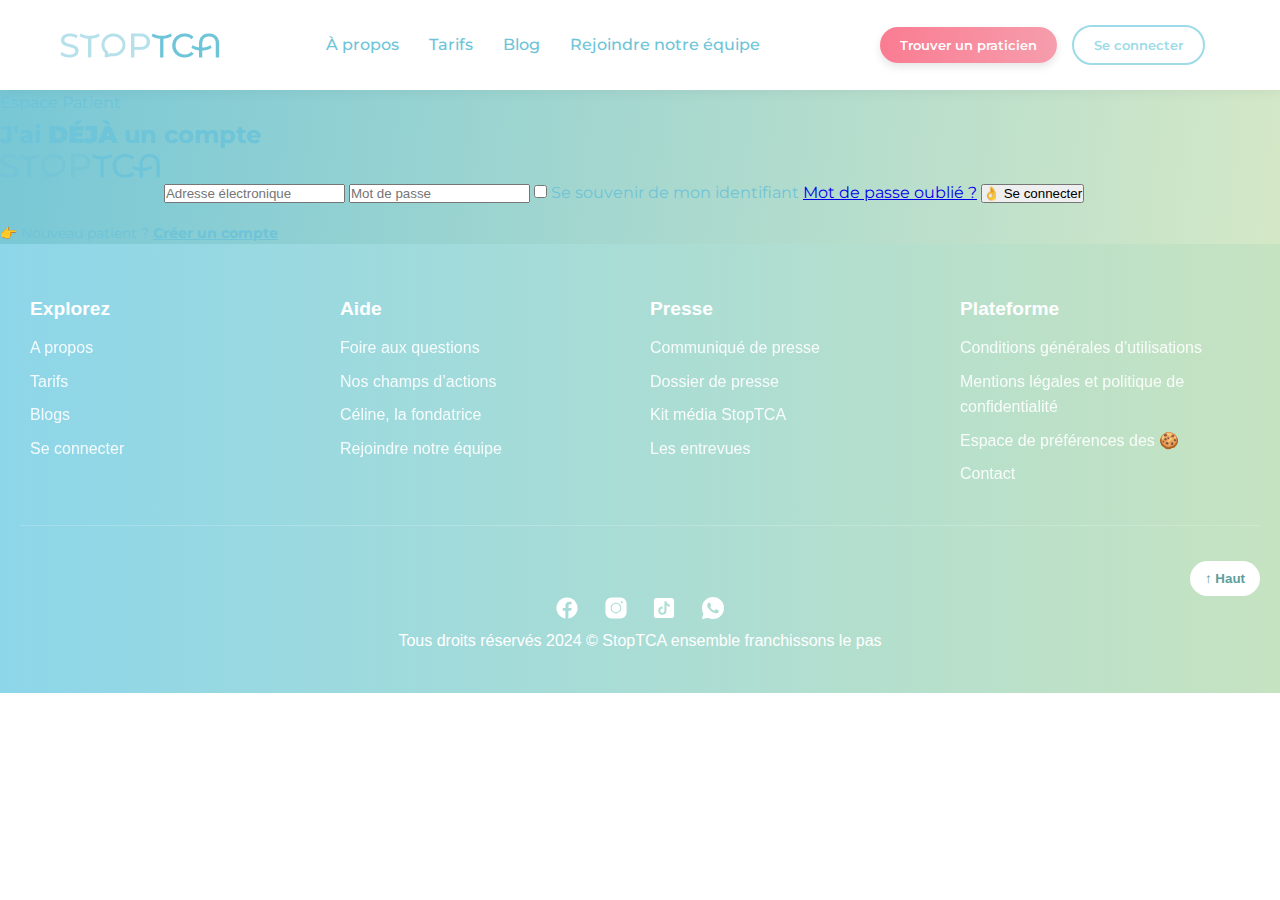
<file: connexion-patient.html>
<html lang="fr">
<head>
  <meta charset="UTF-8" />
  <meta name="viewport" content="width=device-width, initial-scale=1.0" />
  <title>Maquette - StopTCA</title>
  <link href="https://fonts.googleapis.com/css2?family=Montserrat:wght@400;600;700&display=swap" rel="stylesheet">
  <link rel="stylesheet" href="connexion.css" />
</head>
<body>
    <header class="navbar">
        <div class="logo">
          <a href="index.html"><img src="image/StopTCA-2.png" /></a>
        </div>
        <div class="menu-toggle" id="menu-toggle">&#9776;</div>
      
        <nav id=" navbar-menu">
          <ul>
            <li><a href="#">À propos</a></li>
            <li><a href="#">Tarifs</a></li>
            <li><a href="#">Blog</a></li>
            <li><a href="#">Rejoindre notre équipe</a></li>
          </ul>
        </nav>
      
        <div class="nav-buttons">
          <a href="trouver_praticien.html"><button class="btn-patient">Trouver un praticien</button></a>
          <a href="Connexion.html"><button class="btn-neutral">Se connecter</button></a>
      
          <!-- Bouton de traduction Google (personnalisé) -->
          <div id="google_translate_element" class="translate-widget"></div>
        </div>
      </header>
      
    <main>
    <section class="connexion-patient-section-container">
      <!-- Partie Patient -->
    <div class="connexion-patient-section patient">
      <div class="connexion-patient-section-title">Espace Patient</div>
      <div class="connexion-patient-login-box">
         <h2>J'ai <strong>DÉJÀ</strong> un compte</h2>
        <img src="image autre/StopTCA_Pluie.svg" alt="Logo STOP TCA" class="logo-img" />
        <input type="email" placeholder="Adresse électronique" />
        <input type="password" placeholder="Mot de passe" />
        <label><input type="checkbox" /> Se souvenir de mon identifiant</label>
        <a href="#">Mot de passe oublié ?</a>
        <button>👌 Se connecter</button>
        <p style="margin-top: 16px; font-size: 14px;">
          👉 Nouveau patient ?
          <a href="inscription-patient.html" style="color: inherit; font-weight: bold;">Créer un compte</a></p>
      </div>
    </div>
  </section>
    </main>
    <!--FOOTER-->
    <footer class="footer">
        <div class="footer-content">
          <div class="footer-column">
            <h3>Explorez</h3>
            <ul>
              <li><a href="#">A propos</a></li>
              <li><a href="#">Tarifs</a></li>
              <li><a href="#">Blogs</a></li>
              <li><a href="#">Se connecter</a></li>
            </ul>
          </div>
          <div class="footer-column">
            <h3>Aide</h3>
            <ul>
              <li><a href="FAQ.html">Foire aux questions</a></li>
              <li><a href="#">Nos champs d’actions</a></li>
              <li><a href="#">Céline, la fondatrice</a></li>
              <li><a href="#">Rejoindre notre équipe</a></li>
            </ul>
          </div>
          <div class="footer-column">
            <h3>Presse</h3>
            <ul>
              <li><a href="#">Communiqué de presse</a></li>
              <li><a href="#">Dossier de presse</a></li>
              <li><a href="#">Kit média StopTCA</a></li>
              <li><a href="#">Les entrevues</a></li>
            </ul>
          </div>
          <div class="footer-column">
            <h3>Plateforme</h3>
            <ul>
              <li><a href="#">Conditions générales d’utilisations</a></li>
              <li><a href="#">Mentions légales et politique de confidentialité</a></li>
              <li><a href="#">Espace de préférences des 🍪</a></li>
              <li><a href="#">Contact</a></li>
            </ul>
          </div>
        </div>        
        
        <div class="footer-bottom">
          <button onclick="window.scrollTo({ top: 0, behavior: 'smooth' });" class="back-to-top">↑ Haut</button>
          <div class="social-icons">
            <a href="#"><img src="image/icons8-facebook-nouveau.svg" alt="Facebook" /></a>
            <a href="#"><img src="image/icons8-instagram-3.svg" alt="Instagram" /></a>
            <a href="#"><img src="image/icons8-tiktok-3.svg" alt="TikTok" /></a>
            <a href="#"><img src="image/icons8-whatsapp.svg" alt="WhatsApp" /></a>
          </div>
  
          <p>Tous droits réservés 2024 © StopTCA ensemble franchissons le pas</p>
        </div>
    </footer>

     <!--JS-->
     <script>
       const faqItems = document.querySelectorAll('.faq-item');
     
       faqItems.forEach(item => {
         const question = item.querySelector('.faq-question');
         question.addEventListener('click', () => {
           const isOpen = item.classList.contains('open');
           faqItems.forEach(i => i.classList.remove('open'));
           if (!isOpen) item.classList.add('open');
         });
       });

       /*=============================header ================== */
       const menuToggle = document.querySelector('.menu-toggle');
       const nav = document.querySelector('nav');
       menuToggle.addEventListener('click', function() {
        nav.classList.toggle('active');
    });
    /* FOOTER*/
    document.querySelector('.back-to-top').addEventListener('click', () => {
        window.scrollTo({ top: 0, behavior: 'smooth' });
    });

     </script>
   </body>
   </html>
</file>
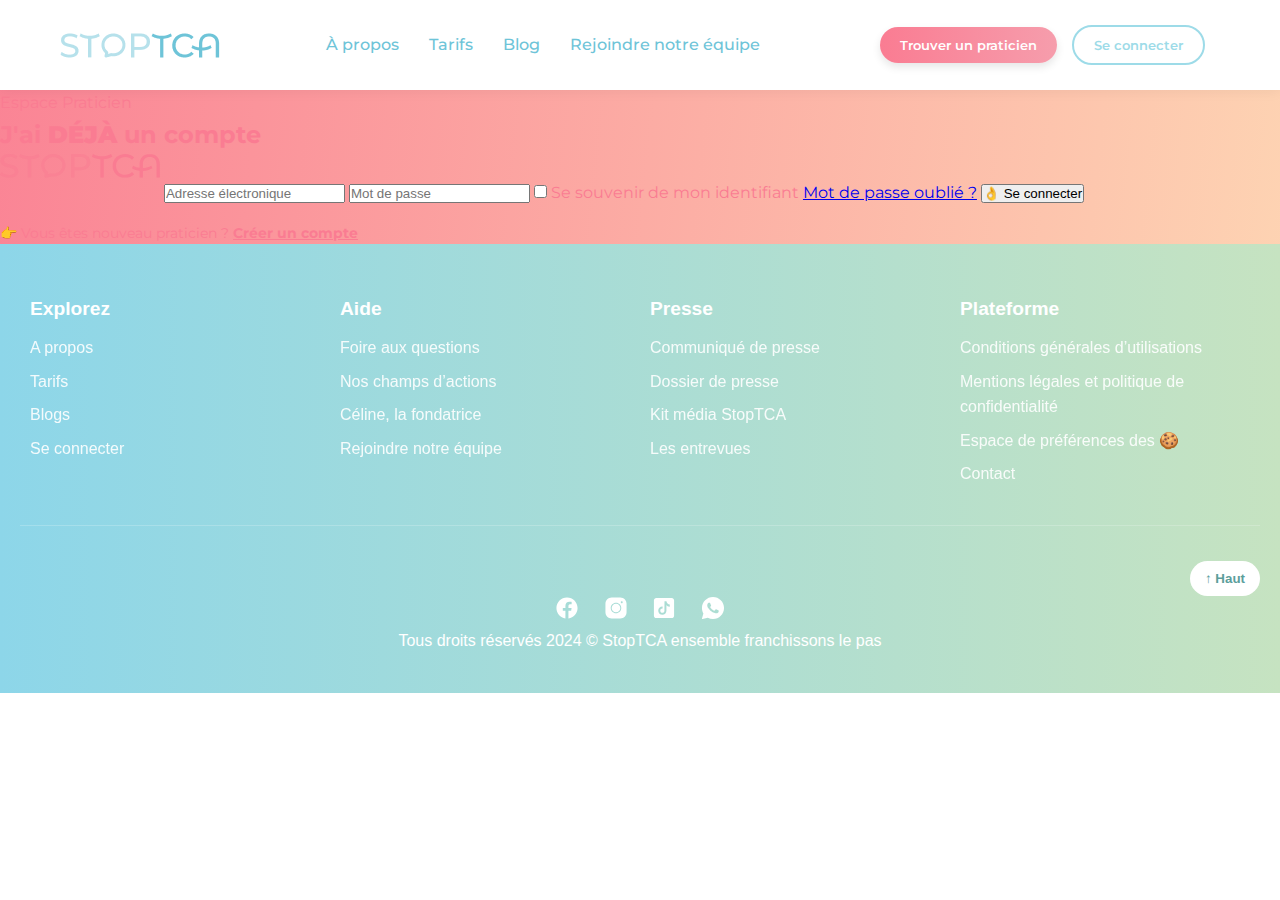
<file: connexion-praticien.html>
<html lang="fr">
<head>
  <meta charset="UTF-8" />
  <meta name="viewport" content="width=device-width, initial-scale=1.0" />
  <title>Maquette - StopTCA</title>
  <link href="https://fonts.googleapis.com/css2?family=Montserrat:wght@400;600;700&display=swap" rel="stylesheet">
  <link rel="stylesheet" href="connexion.css" />
</head>
<body>
    <header class="navbar">
        <div class="logo">
          <a href="index.html"><img src="image/StopTCA-2.png" /></a>
        </div>
        <div class="menu-toggle" id="menu-toggle">&#9776;</div>
      
        <nav id=" navbar-menu">
          <ul>
            <li><a href="#">À propos</a></li>
            <li><a href="#">Tarifs</a></li>
            <li><a href="#">Blog</a></li>
            <li><a href="#">Rejoindre notre équipe</a></li>
          </ul>
        </nav>
      
        <div class="nav-buttons">
          <a href="trouver_praticien.html"><button class="btn-patient">Trouver un praticien</button></a>
          <a href="Connexion.html"><button class="btn-neutral">Se connecter</button></a>
      
          <!-- Bouton de traduction Google -->
          <div id="google_translate_element" class="translate-widget"></div>
        </div>
      </header>
      
    <main>
    <section class="connexion-praticien-section-container">
    <!-- Partie Praticien -->
    <div class="connexion-praticien-section praticien">
      <div class="connexion-praticien-section-title">Espace Praticien</div>
      <div class="connexion-praticien-login-box">
        <h2>J'ai <strong>DÉJÀ</strong> un compte</h2>
        <img src="image autre/StopTCA_Saumon.svg" alt="Logo STOP TCA" class="logo-img" />
        <input type="email" placeholder="Adresse électronique" />
        <input type="password" placeholder="Mot de passe" />
        <label><input type="checkbox" /> Se souvenir de mon identifiant</label>
        <a href="#">Mot de passe oublié ?</a>
        <button>👌 Se connecter</button>
        <p style="margin-top: 16px; font-size: 14px;">
          👉 Vous êtes nouveau praticien ?
          <a href="inscription-praticien.html" style="color: inherit; font-weight: bold;">Créer un compte</a></p>
      </div>
    </div>
    </section>
    </main>
    <!--FOOTER-->
    <footer class="footer">
        <div class="footer-content">
          <div class="footer-column">
            <h3>Explorez</h3>
            <ul>
              <li><a href="#">A propos</a></li>
              <li><a href="#">Tarifs</a></li>
              <li><a href="#">Blogs</a></li>
              <li><a href="#">Se connecter</a></li>
            </ul>
          </div>
          <div class="footer-column">
            <h3>Aide</h3>
            <ul>
              <li><a href="FAQ.html">Foire aux questions</a></li>
              <li><a href="#">Nos champs d’actions</a></li>
              <li><a href="#">Céline, la fondatrice</a></li>
              <li><a href="#">Rejoindre notre équipe</a></li>
            </ul>
          </div>
          <div class="footer-column">
            <h3>Presse</h3>
            <ul>
              <li><a href="#">Communiqué de presse</a></li>
              <li><a href="#">Dossier de presse</a></li>
              <li><a href="#">Kit média StopTCA</a></li>
              <li><a href="#">Les entrevues</a></li>
            </ul>
          </div>
          <div class="footer-column">
            <h3>Plateforme</h3>
            <ul>
              <li><a href="#">Conditions générales d’utilisations</a></li>
              <li><a href="#">Mentions légales et politique de confidentialité</a></li>
              <li><a href="#">Espace de préférences des 🍪</a></li>
              <li><a href="#">Contact</a></li>
            </ul>
          </div>
        </div>        
        
        <div class="footer-bottom">
          <button onclick="window.scrollTo({ top: 0, behavior: 'smooth' });" class="back-to-top">↑ Haut</button>
          <div class="social-icons">
            <a href="#"><img src="image/icons8-facebook-nouveau.svg" alt="Facebook" /></a>
            <a href="#"><img src="image/icons8-instagram-3.svg" alt="Instagram" /></a>
            <a href="#"><img src="image/icons8-tiktok-3.svg" alt="TikTok" /></a>
            <a href="#"><img src="image/icons8-whatsapp.svg" alt="WhatsApp" /></a>
          </div>
  
          <p>Tous droits réservés 2024 © StopTCA ensemble franchissons le pas</p>
        </div>
    </footer>

     <!--JS-->
     <script>
       const faqItems = document.querySelectorAll('.faq-item');
     
       faqItems.forEach(item => {
         const question = item.querySelector('.faq-question');
         question.addEventListener('click', () => {
           const isOpen = item.classList.contains('open');
           faqItems.forEach(i => i.classList.remove('open'));
           if (!isOpen) item.classList.add('open');
         });
       });

       /*=============================header ================== */
       const menuToggle = document.querySelector('.menu-toggle');
       const nav = document.querySelector('nav');
       menuToggle.addEventListener('click', function() {
        nav.classList.toggle('active');
    });
    /* FOOTER*/
    document.querySelector('.back-to-top').addEventListener('click', () => {
        window.scrollTo({ top: 0, behavior: 'smooth' });
    });

     </script>
   </body>
   </html>
</file>
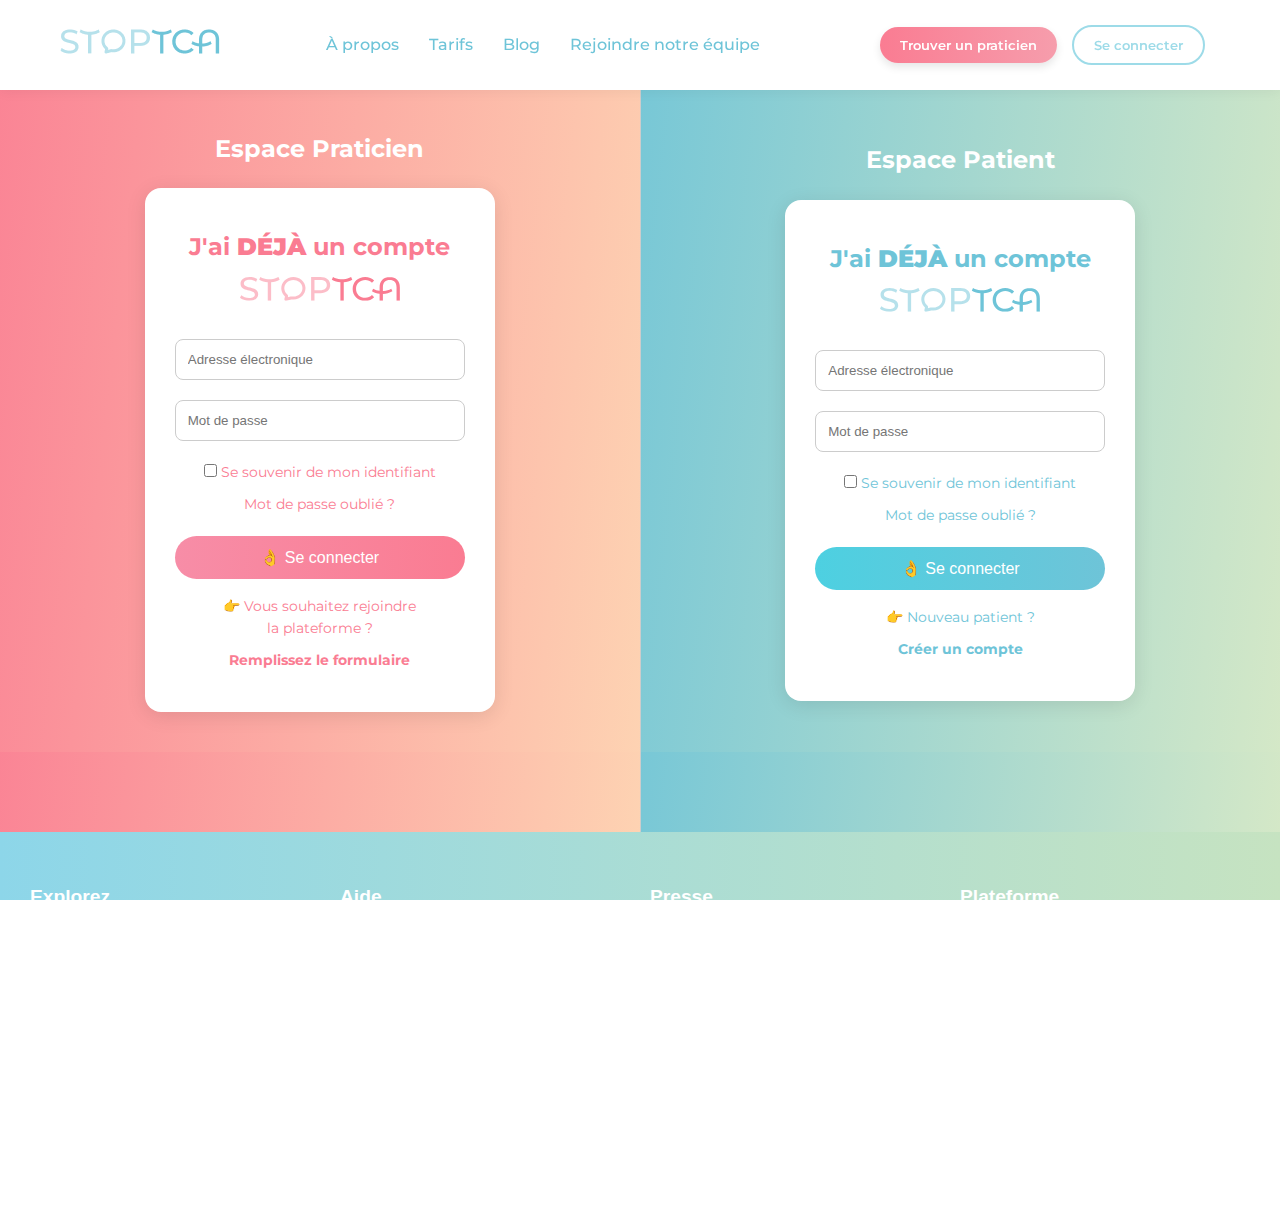
<file: Connexion.html>
<!DOCTYPE html>
<html lang="fr">
<head>
  <meta charset="UTF-8" />
  <meta name="viewport" content="width=device-width, initial-scale=1.0" />
  <title>Maquette - StopTCA</title>
  <link href="https://fonts.googleapis.com/css2?family=Montserrat:wght@400;600;700&display=swap" rel="stylesheet">
  <link rel="stylesheet" href="connexion.css" />
</head>
<body>
    <header class="navbar">
        <div class="logo">
          <a href="index.html"><img src="image/StopTCA-2.png" /></a>
        </div>
        <div class="menu-toggle" id="menu-toggle">&#9776;</div>
      
        <nav id=" navbar-menu">
          <ul>
            <li><a href="#">À propos</a></li>
            <li><a href="#">Tarifs</a></li>
            <li><a href="#">Blog</a></li>
            <li><a href="#">Rejoindre notre équipe</a></li>
          </ul>
        </nav>
      
        <div class="nav-buttons">
          <a href="trouver_praticien.html"><button class="btn-patient">Trouver un praticien</button></a>
          <a href="Connexion.html"><button class="btn-neutral">Se connecter</button></a>
      
          <!-- Bouton de traduction Google -->
          <div id="google_translate_element" class="translate-widget"></div>
        </div>
      </header>
      
    <main>
       <section class="section-container">
    <!-- Partie Praticien -->
    <div class="section praticien">
      <div class="section-title">Espace Praticien</div>
      <div class="login-box">
        <h2>J'ai <strong>DÉJÀ</strong> un compte</h2>
        <img src="image/StopTCA_Saumon.svg" alt="Logo STOP TCA" class="logo-img" />
        <input type="email" placeholder="Adresse électronique" />
        <input type="password" placeholder="Mot de passe" />
        <label><input type="checkbox" /> Se souvenir de mon identifiant</label>
        <a href="#">Mot de passe oublié ?</a>
        <button>👌 Se connecter</button>
            <p style="margin-top: 16px; font-size: 14px;">
          👉 Vous souhaitez rejoindre <br> la plateforme ?
          <a href="inscription-praticien.html" style="color: inherit; font-weight: bold;">Remplissez le formulaire</a></p>
      </div>
    </div>

    <!-- Trait séparateur -->
    <div class="separator"></div>

    <!-- Partie Patient -->
    <div class="section patient">
      <div class="section-title">Espace Patient</div>
      <div class="login-box">
         <h2>J'ai <strong>DÉJÀ</strong> un compte</h2>
        <img src="image/StopTCA_Pluie.svg" alt="Logo STOP TCA" class="logo-img" />
        <input type="email" placeholder="Adresse électronique" />
        <input type="password" placeholder="Mot de passe" />
        <label><input type="checkbox" /> Se souvenir de mon identifiant</label>
        <a href="#">Mot de passe oublié ?</a>
        <button>👌 Se connecter</button>
        <p style="margin-top: 16px; font-size: 14px;">
          👉 Nouveau patient ?
          <a href="inscription-patient.html" style="color: inherit; font-weight: bold;">Créer un compte</a></p>
      </div>
    </div>
  </section>

  <!-- Section mobile (visible sur petit écran uniquement) -->
<div class="mobile-connexion">
  <h2>Bienvenue</h2>
  <p>Choisissez votre espace :</p>
  <a href="connexion-praticien.html" class="mobile-button praticien-btn">Espace Praticien</a>
  <a href="connexion-patient.html" class="mobile-button patient-btn">Espace Patient</a>
</div>

<!-- Section desktop (visible sur grand écran uniquement) -->
<div class="section-container">
  <div class="section praticien">
    <!-- Connexion praticien ici -->
  </div>
  <div class="separator"></div>
  <div class="section patient">
    <!-- Connexion patient ici -->
  </div>
</div>

          
    </main>

   <!--FOOTER-->
    <footer class="footer">
        <div class="footer-content">
          <div class="footer-column">
            <h3>Explorez</h3>
            <ul>
              <li><a href="#">A propos</a></li>
              <li><a href="#">Tarifs</a></li>
              <li><a href="#">Blogs</a></li>
              <li><a href="#">Se connecter</a></li>
            </ul>
          </div>
          <div class="footer-column">
            <h3>Aide</h3>
            <ul>
              <li><a href="FAQ.html">Foire aux questions</a></li>
              <li><a href="#">Nos champs d’actions</a></li>
              <li><a href="#">Céline, la fondatrice</a></li>
              <li><a href="#">Rejoindre notre équipe</a></li>
            </ul>
          </div>
          <div class="footer-column">
            <h3>Presse</h3>
            <ul>
              <li><a href="#">Communiqué de presse</a></li>
              <li><a href="#">Dossier de presse</a></li>
              <li><a href="#">Kit média StopTCA</a></li>
              <li><a href="#">Les entrevues</a></li>
            </ul>
          </div>
          <div class="footer-column">
            <h3>Plateforme</h3>
            <ul>
              <li><a href="#">Conditions générales d’utilisations</a></li>
              <li><a href="#">Mentions légales et politique de confidentialité</a></li>
              <li><a href="#">Espace de préférences des 🍪</a></li>
              <li><a href="#">Contact</a></li>
            </ul>
          </div>
        </div>        
        
        <div class="footer-bottom">
          <div class="social-icons">
            <a href="#"><img src="image/icons8-facebook-nouveau.svg" alt="Facebook" /></a>
            <a href="#"><img src="image/icons8-instagram-3.svg" alt="Instagram" /></a>
            <a href="#"><img src="image/icons8-tiktok-3.svg" alt="TikTok" /></a>
            <a href="#"><img src="image/icons8-whatsapp.svg" alt="WhatsApp" /></a>
          </div>
  
          <p>Tous droits réservés 2024 © StopTCA ensemble franchissons le pas</p>
        </div>
    </footer>

     <!--JS-->
     <script>
       const faqItems = document.querySelectorAll('.faq-item');
     
       faqItems.forEach(item => {
         const question = item.querySelector('.faq-question');
         question.addEventListener('click', () => {
           const isOpen = item.classList.contains('open');
           faqItems.forEach(i => i.classList.remove('open'));
           if (!isOpen) item.classList.add('open');
         });
       });

       /*=============================header ================== */
       const menuToggle = document.querySelector('.menu-toggle');
       const nav = document.querySelector('nav');
       menuToggle.addEventListener('click', function() {
        nav.classList.toggle('active');
    });
     </script>
   </body>
   </html>
</file>
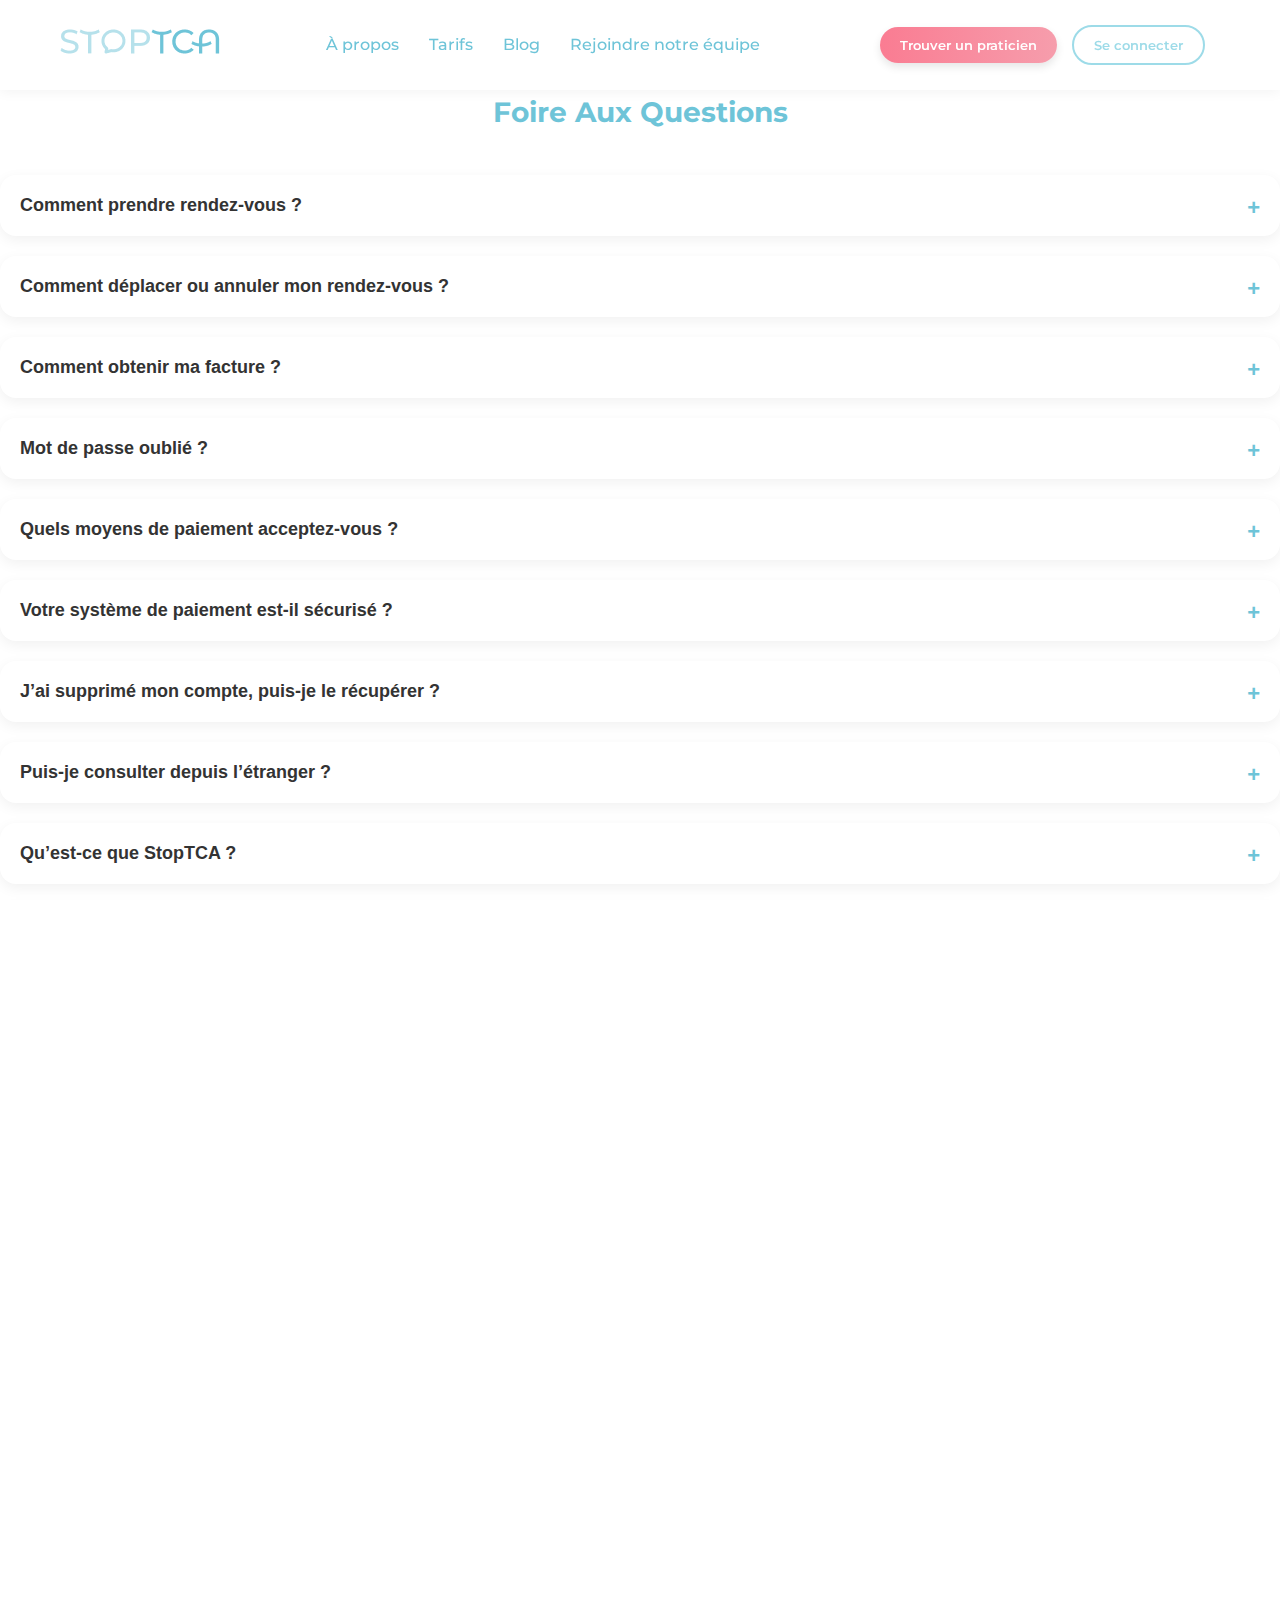
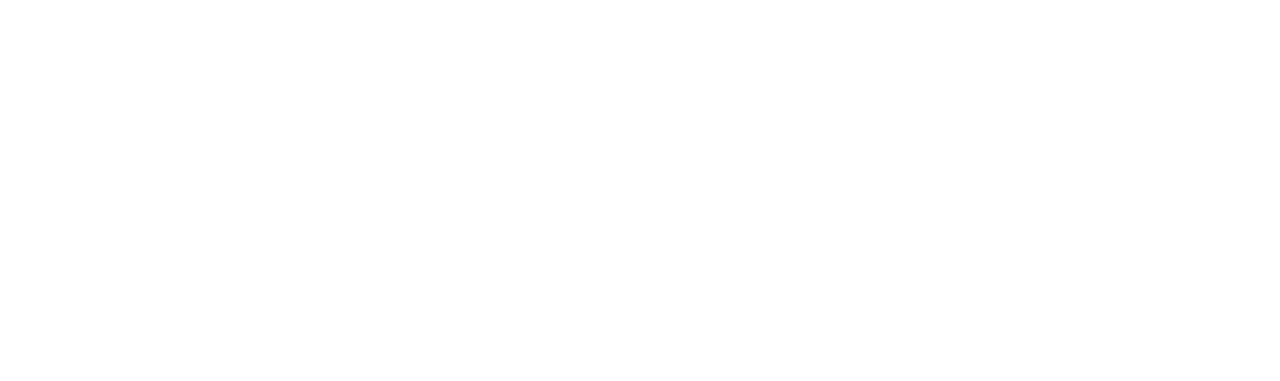
<file: FAQ.html>
<!DOCTYPE html>
<html lang="fr">
<head>
  <meta charset="UTF-8" />
  <meta name="viewport" content="width=device-width, initial-scale=1.0" />
  <title>Maquette - StopTCA</title>
  <link href="https://fonts.googleapis.com/css2?family=Montserrat:wght@400;600;700&display=swap" rel="stylesheet">
  <link rel="stylesheet" href="style.css" />
</head>
<body>
    <header class="navbar">
        <div class="logo">
          <a href="index.html"><img src="image/StopTCA-2.png" /></a>
        </div>
        <div class="menu-toggle" id="menu-toggle">&#9776;</div>
      
        <nav id=" navbar-menu">
          <ul>
            <li><a href="#">À propos</a></li>
            <li><a href="#">Tarifs</a></li>
            <li><a href="#">Blog</a></li>
            <li><a href="#">Rejoindre notre équipe</a></li>
          </ul>
        </nav>
      
        <div class="nav-buttons">
          <a href="trouver_praticien.html"><button class="btn-patient">Trouver un praticien</button></a>
          <a href="Connexion.html"><button class="btn-neutral">Se connecter</button></a>
      
          <!-- Bouton de traduction Google -->
          <div id="google_translate_element" class="translate-widget"></div>
        </div>
      </header>
      
    <main>
        <h2 class="faq-page-title">Foire Aux Questions</h2>
    
        <div class="faq">

          <div class="faq-item">
            <button class="faq-question">Comment prendre rendez-vous ?</button>

            <div class="faq-answer">
              <p>
                Les troubles des conduites alimentaires (TCA) touchent plus de 10 % de la population,
                et concernent aussi bien les adolescents que les adultes, quel que soit leur genre.
                En France, près d’un million de personnes sont directement concernées,
                sans compter les proches qui les accompagnent au quotidien.
              </p>
            
              <p>
                Que vous soyez personnellement touché(e) ou que vous recherchiez un soutien pour un proche,
                StopTCA propose un accompagnement bienveillant et adapté à chaque situation.
              </p>
            
              <p>Pour cela, plusieurs options s’offrent à vous :</p>
            
              <!-- Option 1: Appel découverte -->
              <div class="faq-option">
                <strong>1. Appel découverte gratuit (15 minutes)</strong>
                <p>
                  Vous vous interrogez sur comment débuter et comment StopTCA peut vous aider ?
                  Réservez un appel gratuit de 15 minutes avec Céline, fondatrice de StopTCA et patiente experte.
                  Cet échange vous permettra de faire le point sur vos besoins et d’être orienté(e)
                  vers les praticiens les plus à même de vous accompagner sur le chemin de la guérison.
                </p>
              </div>
            
              <!-- Option 2: Formulaire de contact -->
              <div class="faq-option">
                <strong>2. Formulaire de contact</strong>
                <p>
                  Une question, un doute, ou une situation particulière ? Écrivez-nous via le formulaire
                  « Contact » en bas de page. Nous vous répondrons rapidement.
                </p>
              </div>
            
              <!-- Option 3: Espace patient -->
              <div class="faq-option">
                <strong>3. Espace patient</strong>
                <p>
                  En créant un compte sur votre espace patient, vous pourrez :
                </p>
                <ul class="faq-list">
                  <p> -> Accéder à un espace de suivi confidentiel et personnalisé.</p>
                  <p> -> Prendre rendez-vous en ligne avec l’un de nos praticiens via la rubrique « Trouver un praticien ».</p>
                  <p> Après choix du créneau horaire et paiement, vous recevrez un mail de confirmation.</p>
                </ul>
              </div>
            </div>
          </div>
          <div class="faq">
          <div class="faq-item">
            <button class="faq-question">Comment déplacer ou annuler mon rendez-vous ?</button>
            <div class="faq-answer">
                <div class="faq-option">
                    <strong>Pour l'appel découverte gratuit avec Céline</strong>
                    <p>
                        Vous pouvez modifier ou annuler votre rendez-vous à tout moment.
                        Il vous suffit de cliquer sur le lien figurant dans le mail de confirmation Calendly que vous avez reçu après votre réservation.
                    </p>
                </div>
                <div class="faq-option">
                    <strong>Pour une consultation avec un praticien</strong>
                    <p>
                        Vous avez la possibilité de modifier ou annuler votre rendez-vous jusqu’à 48 heures avant la date prévue.
                        Voici la marche à suivre :
                    </p>
                    <ul class="faq-list">
                        <p> - Connectez-vous à votre espace patient</p>
                        <p> - Rendez-vous dans le Tableau de bord</p>
                        <p> - Accédez à la rubrique « Réservations passées et à venir »</p>
                        <p> - Sélectionnez le rendez-vous concerné, puis cliquez sur <strong>« Modifier » </strong>ou <strong>« Annuler »</strong> </p>
                    </ul>
                    <p>
                        En cas d'annulation dans les délais, un remboursement intégral sera effectué automatiquement.
                        Passé le délai de 48 heures, les annulations ne donnent pas droit à un remboursement automatique.
                        Le remboursement reste alors à la discrétion du praticien.
                    </p>
                    <p>
                        Veuillez noter que les annulations ou modifications ne peuvent pas être effectuées via nos réseaux sociaux (messages privés) ni par e-mail.
                        Toute demande doit impérativement passer par votre espace patient ou par le lien de confirmation reçu.
                    </p>
                </div>
            </div>
          </div>
          <div class="faq">
          <div class="faq-item">
            <button class="faq-question">Comment obtenir ma facture ?</button>
            <div class="faq-answer">
                <p>
                    Deux types de documents peuvent être fournis selon vos besoins :
                </p>
                <div class="faq-option">
                    <strong>1. Facture du praticien (remboursement mutuelle)</strong>
                    <p>
                        Le praticien peut vous délivrer une facture nominative correspondant à sa part de rémunération.
                        C’est cette facture qui vous permettra, le cas échéant, de demander un remboursement auprès de votre mutuelle.
                    </p>
                    <p>
                        Veuillez noter que le montant indiqué sur cette facture peut être inférieur au montant total payé,
                        en raison des frais de commission liés à la plateforme.
                    </p>
                </div>
                <div class="faq-option">
                    <strong>2. Document de la plateforme (note de frais)</strong>
                    <p>
                        La plateforme ne peut légalement émettre une facture destinée au remboursement mutuelle,
                        car elle n’est pas le prestataire de soin.
                    </p>
                    <p>
                        En revanche, une note de frais ou un justificatif de paiement peut être fourni à titre informatif.
                    </p>
                    <p>
                        Ces documents peuvent être obtenus à votre demande, directement auprès du praticien pour la facture,
                        ou de la plateforme pour la note de frais.
                    </p>
                </div>
            </div>
        </div>
        </div>
          <div class="faq">
          <div class="faq-item">
            <button class="faq-question">Mot de passe oublié ?</button>
            <div class="faq-answer">
                <p>
                    En cas d’oubli du mot de passe, voici la marche à suivre :
                </p>
                <div class="faq-option">
                    <ol class="faq-steps">
                        <p> - Rendez-vous sur la page de connexion</p>
                        <p> - Cliquez sur « Mot de passe oublié »</p>
                        <p> - Renseignez l’adresse e-mail utilisée lors de votre inscription</p>
                        <p> - Vous recevrez un lien de réinitialisation dans votre boîte mail</p>
                        <p> - Réinitialisez votre mot de passe</p>
                    </ol>
                </div>
            </div>
        </div>
        </div>
          <div class="faq">
            <div class="faq-item">
                <button class="faq-question">Quels moyens de paiement acceptez-vous ?</button>
                <div class="faq-answer">
                  <p>
                    Nous acceptons toutes les cartes bancaires de type <strong>Visa</strong> et <strong>Mastercard</strong>, qu’elles soient de débit ou de crédit.
                  </p>
                  <p>
                    Les paiements se font exclusivement via notre plateforme afin de garantir la confirmation du rendez-vous.
                  </p>
                  <div class="faq-option">
                    <p>
                      Le traitement des paiements est assuré par <strong>Stripe</strong>, un prestataire de paiement sécurisé.
                      Pour en savoir plus : <a href="https://stripe.com/fr" target="_blank" rel="noopener noreferrer">https://stripe.com/fr</a>.
                    </p>
                  </div>
                  </div>
                </div>                
            </div>
            </div>
            <div class="faq">
            <div class="faq-item">
                <button class="faq-question">Votre système de paiement est-il sécurisé ?</button>
                <div class="faq-answer">
                    <p>
                        La sécurité de vos paiements est une priorité absolue. C’est pourquoi nous avons choisi <strong>Stripe</strong> comme prestataire de paiement, reconnu internationalement pour ses standards de sécurité parmi les plus rigoureux du secteur.
                    </p>
                    <div class="faq-option">
                        <strong>Une sécurité certifiée</strong>
                        <p> Stripe est certifié <strong>PCI DSS de niveau 1</strong>, la norme la plus élevée en matière de sécurité des données de paiement. Il est également soumis à des audits réguliers selon les normes <strong>SOC 1, SOC 2</strong> et <strong>SOC 3</strong>, garantissant la sécurité, la disponibilité et la confidentialité de ses systèmes.
                        </p>
                    </div>
                    <div class="faq-option">
                        <strong>Protection des données et conformité</strong>
                        <ul>
                            <p> - Conformité aux cadres internationaux (CBPR, PRP, EU-U.S. Data Privacy Framework...)</li>
                            <p> - Chiffrement de toutes les communications via <strong>HTTPS</strong> et <strong>TLS 1.2+</strong></li>
                            <p> - Authentification renforcée : <strong>MFA</strong>, clés de sécurité, <strong>SAML</strong></li>
                        </ul>
                    </div>
                    <div class="faq-option">
                        <strong>Prévention proactive des risques</strong>
                        <ul>
                            <p> - Détection automatique de fuites de clés API (ex. sur GitHub)</li>
                            <p> - Notifications d’activité inhabituelle (IP inconnue, connexions suspectes...)</li>
                            <p> - Protection anti-phishing et surveillance des pages frauduleuses</li>
                        </ul>
                    </div>
                </div>
            </div>
            </div>
            <div class="faq">
                <div class="faq-item">
                    <button class="faq-question">J’ai supprimé mon compte, puis-je le récupérer ?</button>
                    <div class="faq-answer">
                        <p>
                            Conformément à l’article 17 du <strong>Règlement Général sur la Protection des Données (RGPD)</strong> relatif au droit à l’effacement, la suppression de votre compte entraîne l’effacement <strong>définitif et irréversible</strong> de l’ensemble de vos données personnelles.
                        </p>
                        <p>
                            Cette mesure vise à garantir la <strong>confidentialité</strong> de vos informations et à respecter pleinement vos droits en matière de protection des données.
                        </p>
                        <div class="faq-option">
                            <strong>Conséquences de la suppression :</strong>
                            <ul>
                                <p> - Suppression totale de vos données personnelles</p>
                                <p> - Aucune conservation de vos rendez-vous, documents ou historiques</p>
                                <p> - Aucune récupération possible après suppression</p>
                            </ul>
                        </div>
                        <div class="faq-option">
                            <strong>Création d’un nouveau compte :</strong>
                            <p>
                                Vous pouvez créer un nouveau compte avec la <strong>même adresse e-mail</strong>, mais <strong>aucune donnée antérieure ne sera récupérable</strong>.
                            </p>
                        </div>
                    </div>
                </div>
            </div>                
            <div class="faq">
            <div class="faq-item">
                <button class="faq-question">Puis-je consulter depuis l’étranger ?</button>
                <div class="faq-answer">
                    <p>
                        Oui, tout à fait. Que vous viviez à l’étranger ou que vous soyez simplement en déplacement temporaire (vacances, mission professionnelle, voyage), vous pouvez consulter nos praticiens <strong>sans difficulté</strong>.
                    </p>
                    <p>
                        <strong>StopTCA</strong> est un soutien précieux pour les expatriés francophones ne disposant pas d’accès à des professionnels de santé parlant français dans leur pays d’accueil.
                    </p>
                    <div class="faq-option">
                        <strong>Consultations en ligne accessibles :</strong>
                        <ul>
                            <p> - Partout dans le monde avec une connexion internet stable</p>
                            <p> - Accompagnement en français par des professionnels situés en France</p>
                        </ul>
                    </div>
                    <div class="faq-option">
                        <strong>Important à noter :</strong>
                        <ul>
                            <p> - Les consultations ont lieu selon le fuseau horaire français (heure de Paris, GMT+1)</p>
                            <p> - Pensez à bien vérifier le <strong>décalage horaire</strong> lors de votre réservation</p>
                        </ul>
                    </div>
                </div>
            </div>
            </div>
            <div class="faq">
                <div class="faq-item">
                    <button class="faq-question">Qu’est-ce que StopTCA ?</button>
                    <div class="faq-answer">
                        <p>
                            <strong>StopTCA</strong> est la première plateforme de téléconsultation entièrement dédiée à l’accompagnement des personnes souffrant de Troubles du Comportement Alimentaire (TCA), ainsi que de leurs proches.
                        </p>
                        <p>
                            Notre approche repose sur un <strong>suivi pluridisciplinaire</strong> rassemblant des professionnels de santé, praticiens paramédicaux et coachs spécialisés, tous engagés dans une prise en charge globale, coordonnée et personnalisée.
                        </p>
                        <div class="faq-option">
                        <strong>Fonctionnement en réseau :</strong>
                        <ul>
                            <p>Collaboration des praticiens via outils numériques, comme s’ils étaient dans un même établissement</p>
                            <p>Objectif commun : le bien-être du patient ou de son entourage</p>
                        </ul>
                    </div>
                    <div class="faq-option">
                        <strong>Consultations à distance :</strong>
                        <ul>
                            <p>Par téléphone ou visioconférence (via Vectera)</p>
                            <p>Grande flexibilité et accessibilité, quelle que soit la localisation</p>
                        </ul>
                    </div>
                    <div class="faq-option">
                        <strong>Pourquoi StopTCA ?</strong>
                        <ul>
                            <p>Réduction des délais de prise en charge</p>
                            <p>Approche plus rapide et plus efficace</p>
                            <p>Une réponse concrète face aux déserts médicaux et aux délais d'attente</p>
                            <p>Un soutien porteur d'espoir pour les personnes concernées</p>
                        </ul>
                    </div>
                </div>              
            </div>
            <div class="faq">
                <div class="faq-item">
                    <button class="faq-question">Est-ce que StopTCA est fait pour moi ?</button>
                    <div class="faq-answer">
                        <p>
                            StopTCA est probablement la solution qu’il vous faut si vous ressentez le besoin d’être accompagné(e) dans votre parcours de soin, et que vous souhaitez avancer avec l’aide de professionnels bienveillants et spécialisés dans les TCA.
                        </p>
                        <p>
                            Que vous soyez en souffrance, dans le doute ou en quête de soutien, notre équipe est là pour vous écouter, comprendre et vous guider vers un mieux-être.
                        </p>
                        <p><strong>Cependant, StopTCA n’est pas adapté si :</strong></p>
                        <ul>
                            <p>Vous avez des pensées suicidaires ou des idées noires persistantes</p>
                            <p>Vous êtes dans une situation d’urgence médicale ou psychiatrique</p>
                        </ul>
                        <p>
                            Dans ces cas, veuillez vous orienter vers un service d’urgence ou un professionnel en présentiel.
                        </p>
                    </div>
                </div>
            </div>
            <div class="faq">
                <div class="faq-item">
                    <button class="faq-question">Combien cela coûte-t-il ?</button>
                    <div class="faq-answer">
                        <p>Chez StopTCA, nous avons à cœur de vous offrir un accompagnement accessible,
                            personnalisé et flexible. C’est pourquoi nous proposons trois formules, afin que vous
                            puissiez choisir celle qui correspond le mieux à vos besoins et à votre rythme :</p>
                        <ul>
                            <p><strong>30 minutes : 45 €</strong></p> 
                             <p><strong>45 minutes : 55 €</strong></p>
                             <p><strong>1 heure : 65 €</strong></p>
                        </ul>
                        <p>Choisissez librement la durée selon vos besoins et votre rythme d’accompagnement.</p>
                    </div>
                </div>
            </div>
            <div class="faq">
                <div class="faq-item">
                    <button class="faq-question">Est-ce que je garderai toujours le même praticien ?</button>
                    <div class="faq-answer">
                        <p>
                            Vous êtes libre de choisir votre praticien à chaque rendez-vous. Si vous souhaitez consulter régulièrement le même professionnel, c’est tout à fait possible sous réserve de ses disponibilités.
                        </p>
                        <p>
                            Vous pouvez également consulter d’autres experts selon vos besoins (psychologue, diététicien, etc.).
                        </p>
                    </div>
                </div>
            </div>
            <div class="faq">
                <div class="faq-item">
                    <button class="faq-question">Comment me désinscrire ?</button>
                    <div class="faq-answer">
                        <p>
                            Pour vous désinscrire et effacer vos données, envoyez un e-mail à : <a href="mailto:contact@stoptca.fr">contact@stoptca.fr</a>.
                        </p>
                        <p>
                            Nous traiterons votre demande conformément au RGPD, dans les meilleurs délais.
                        </p>
                    </div>
                </div>
            </div>
            <div class="faq">
                <div class="faq-item">
                    <button class="faq-question">Comment contacter StopTCA ?</button>
                    <div class="faq-answer">
                        <ul>
                            <p>Email : <a href="mailto:contact@stoptca.fr">contact@stoptca.fr</a></p>
                            <p>Formulaire de contact sur notre site</p>
                            <p>Instagram, TikTok, Facebook : @stoptca</p>
                        </ul>
                        <p>Nous sommes disponibles et bienveillants pour répondre à vos questions.</p>
                    </div>
                </div>
            </div>
            <div class="faq">
                <div class="faq-item">
                    <button class="faq-question">Mes consultations sont-elles remboursées par la mutuelle ?</button>
                    <div class="faq-answer">
                        <p>Les consultations ne sont pas prises en charge par la Sécurité Sociale, mais certaines mutuelles proposent :</p>
                        <ul>
                            <p> - Un forfait global annuel (ex : 250 €/an)</p>
                            <p> - Un remboursement par séance (ex : 40 €/séance, jusqu’à 4/an)</p>
                        </ul>
                        <p>Demandez une facture à votre praticien et renseignez-vous auprès de votre mutuelle pour connaître vos droits.</p>
                    </div>
                </div>
            </div>
            <div class="faq">
                <div class="faq-item">
                    <button class="faq-question">La téléconsultation est-elle sécurisée ?</button>
                    <div class="faq-answer">
                        <ul>
                            <p><strong>Protection des données :</strong> Échanges cryptés, conformes RGPD</p>
                            <p><strong>Confidentialité :</strong> Secret médical garanti</p>
                            <p><strong>Plateforme conforme :</strong> Normes de sécurité des données de santé respectées</p>
                            <p><strong>Accès sécurisé :</strong> Identifiants, mots de passe, MFA</p>
                            <p><strong>Droits utilisateurs :</strong> Accès, rectification et effacement des données</p>
                            </ul>
                        </div>
                </div>
            </div>
            <div class="faq">
                <div class="faq-item">
                    <button class="faq-question">Qui a accès à mes informations de santé ?</button>
                    <div class="faq-answer">
                        <ul>
                            <p><strong>Votre praticien :</strong> Soumis au secret professionnel</p>
                            <p><strong>Consentement :</strong> Traitement de données avec votre accord (article 9 RGPD)</p>
                            <p><strong>Accès restreint :</strong> Les données ne sont partagées qu’en cas de danger grave (article 226-14 du Code pénal)</p>
                            <p><strong>Engagement :</strong> Tous les praticiens ont signé une politique de confidentialité stricte</p>
                        </ul>
                    </div>
                </div>
            </div>
        </div>
      </main>
    
    
     <!--FOOTER-->
      <footer class="footer">
          <div class="footer-content">
            <div class="footer-column">
              <h3>Explorez</h3>
              <ul>
                <li><a href="#">A propos</a></li>
                <li><a href="#">Tarifs</a></li>
                <li><a href="#">Blogs</a></li>
                <li><a href="#">Se connecter</a></li>
              </ul>
            </div>
            <div class="footer-column">
              <h3>Aide</h3>
              <ul>
                <li><a href="#">Foire aux questions</a></li>
                <li><a href="#">Nos champs d’actions</a></li>
                <li><a href="#">Céline, la fondatrice</a></li>
                <li><a href="#">Rejoindre notre équipe</a></li>
              </ul>
            </div>
            <div class="footer-column">
              <h3>Presse</h3>
              <ul>
                <li><a href="#">Communiqué de presse</a></li>
                <li><a href="#">Dossier de presse</a></li>
                <li><a href="#">Kit média StopTCA</a></li>
                <li><a href="#">Les entrevues</a></li>
              </ul>
            </div>
            <div class="footer-column">
              <h3>Plateforme</h3>
              <ul>
                <li><a href="#">Conditions générales d’utilisations</a></li>
                <li><a href="#">Mentions légales et politique de confidentialité</a></li>
                <li><a href="#">Espace de préférences des 🍪</a></li>
                <li><a href="#">Contact</a></li>
              </ul>
            </div>
          </div>        
          
          <div class="footer-bottom">
            <button onclick="window.scrollTo({ top: 0, behavior: 'smooth' });" class="back-to-top">↑ Haut</button>
            <div class="social-icons">
              <a href="#"><img src="image/icons8-facebook-nouveau.svg" alt="Facebook" /></a>
              <a href="#"><img src="image/icons8-instagram-3.svg" alt="Instagram" /></a>
              <a href="#"><img src="image/icons8-tiktok-3.svg" alt="TikTok" /></a>
              <a href="#"><img src="image/icons8-whatsapp.svg" alt="WhatsApp" /></a>
            </div>
    
            <p>Tous droits réservés 2024 © StopTCA ensemble franchissons le pas</p>
          </div>
      </footer>
      <!--JS-->
      <script>
        const faqItems = document.querySelectorAll('.faq-item');
      
        faqItems.forEach(item => {
          const question = item.querySelector('.faq-question');
          question.addEventListener('click', () => {
            const isOpen = item.classList.contains('open');
            faqItems.forEach(i => i.classList.remove('open'));
            if (!isOpen) item.classList.add('open');
          });
        });

        /*=============================header ================== */
const menuToggle = document.querySelector('.menu-toggle');
const nav = document.querySelector('nav');
menuToggle.addEventListener('click', function() {
  nav.classList.toggle('active');
});

/* FOOTER*/
document.querySelector('.back-to-top').addEventListener('click', () => {
  window.scrollTo({ top: 0, behavior: 'smooth' });
});

      </script>
    </body>
    </html>
</file>
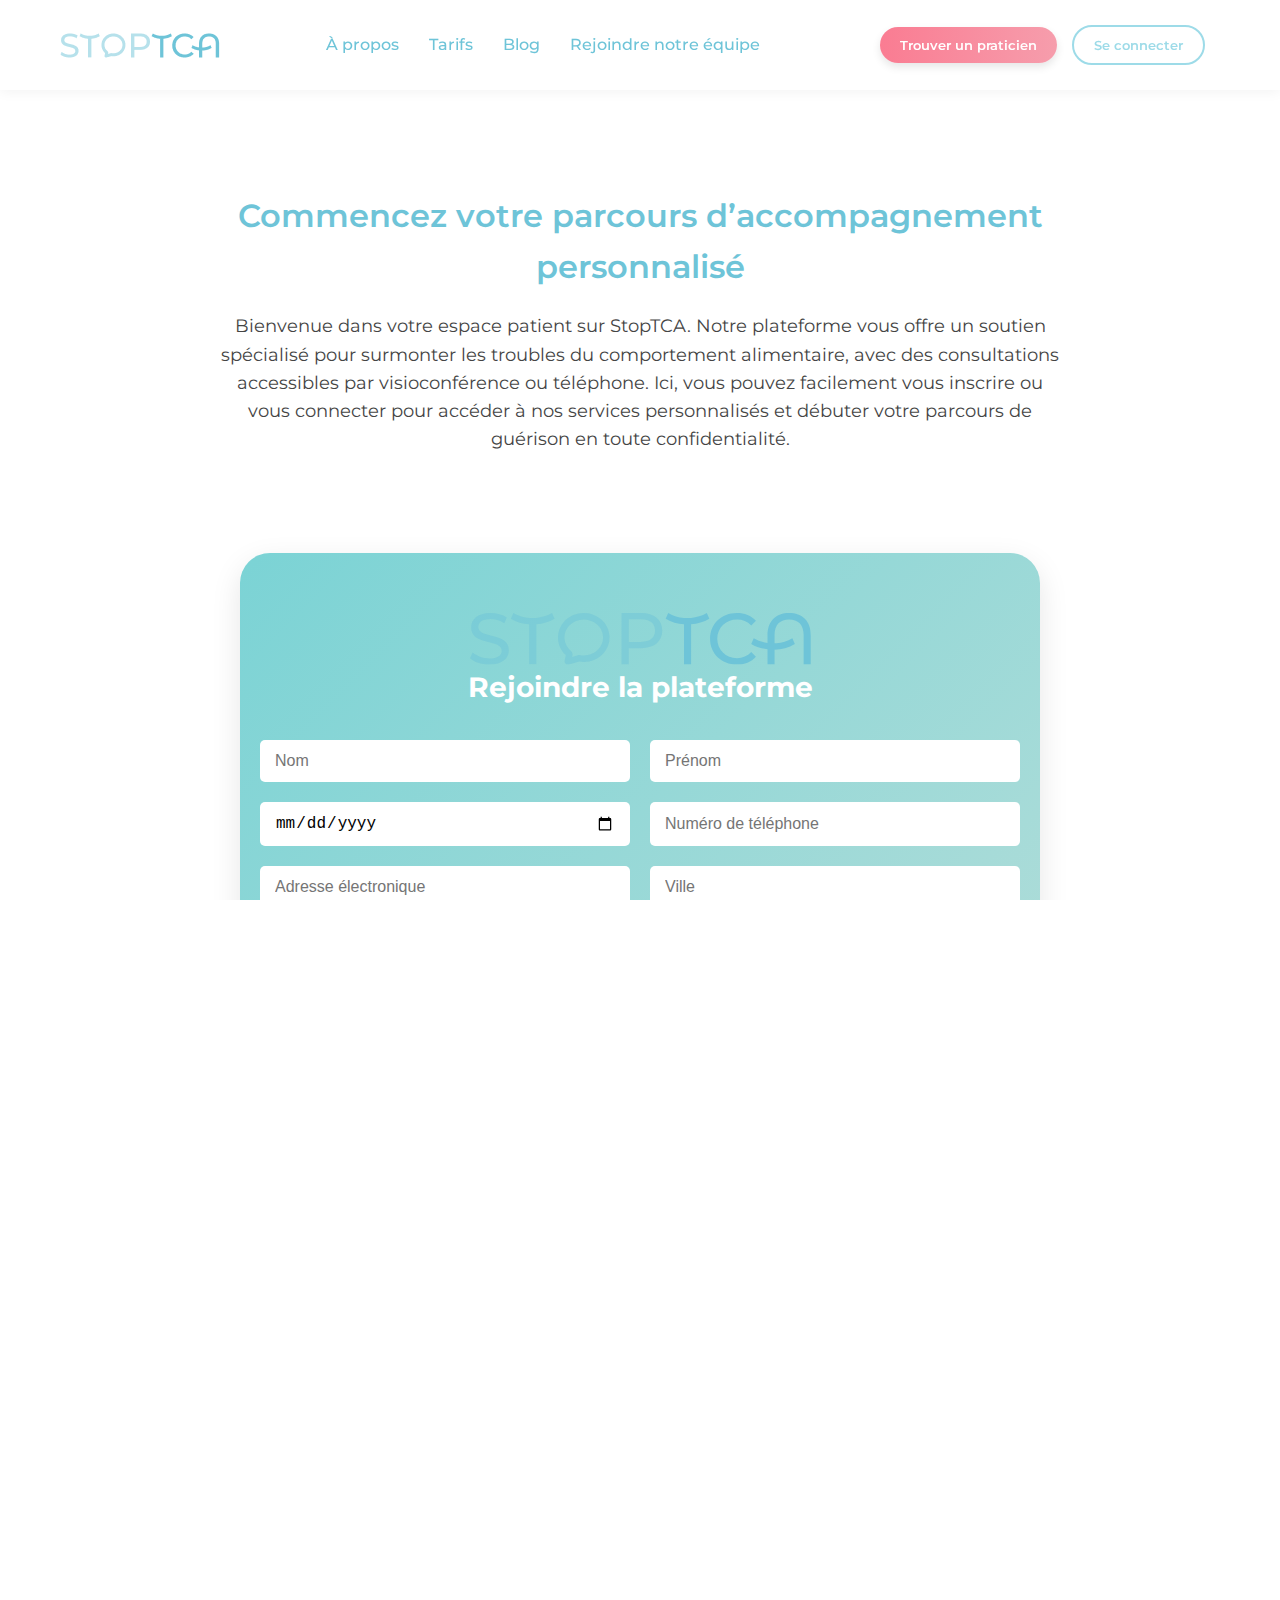
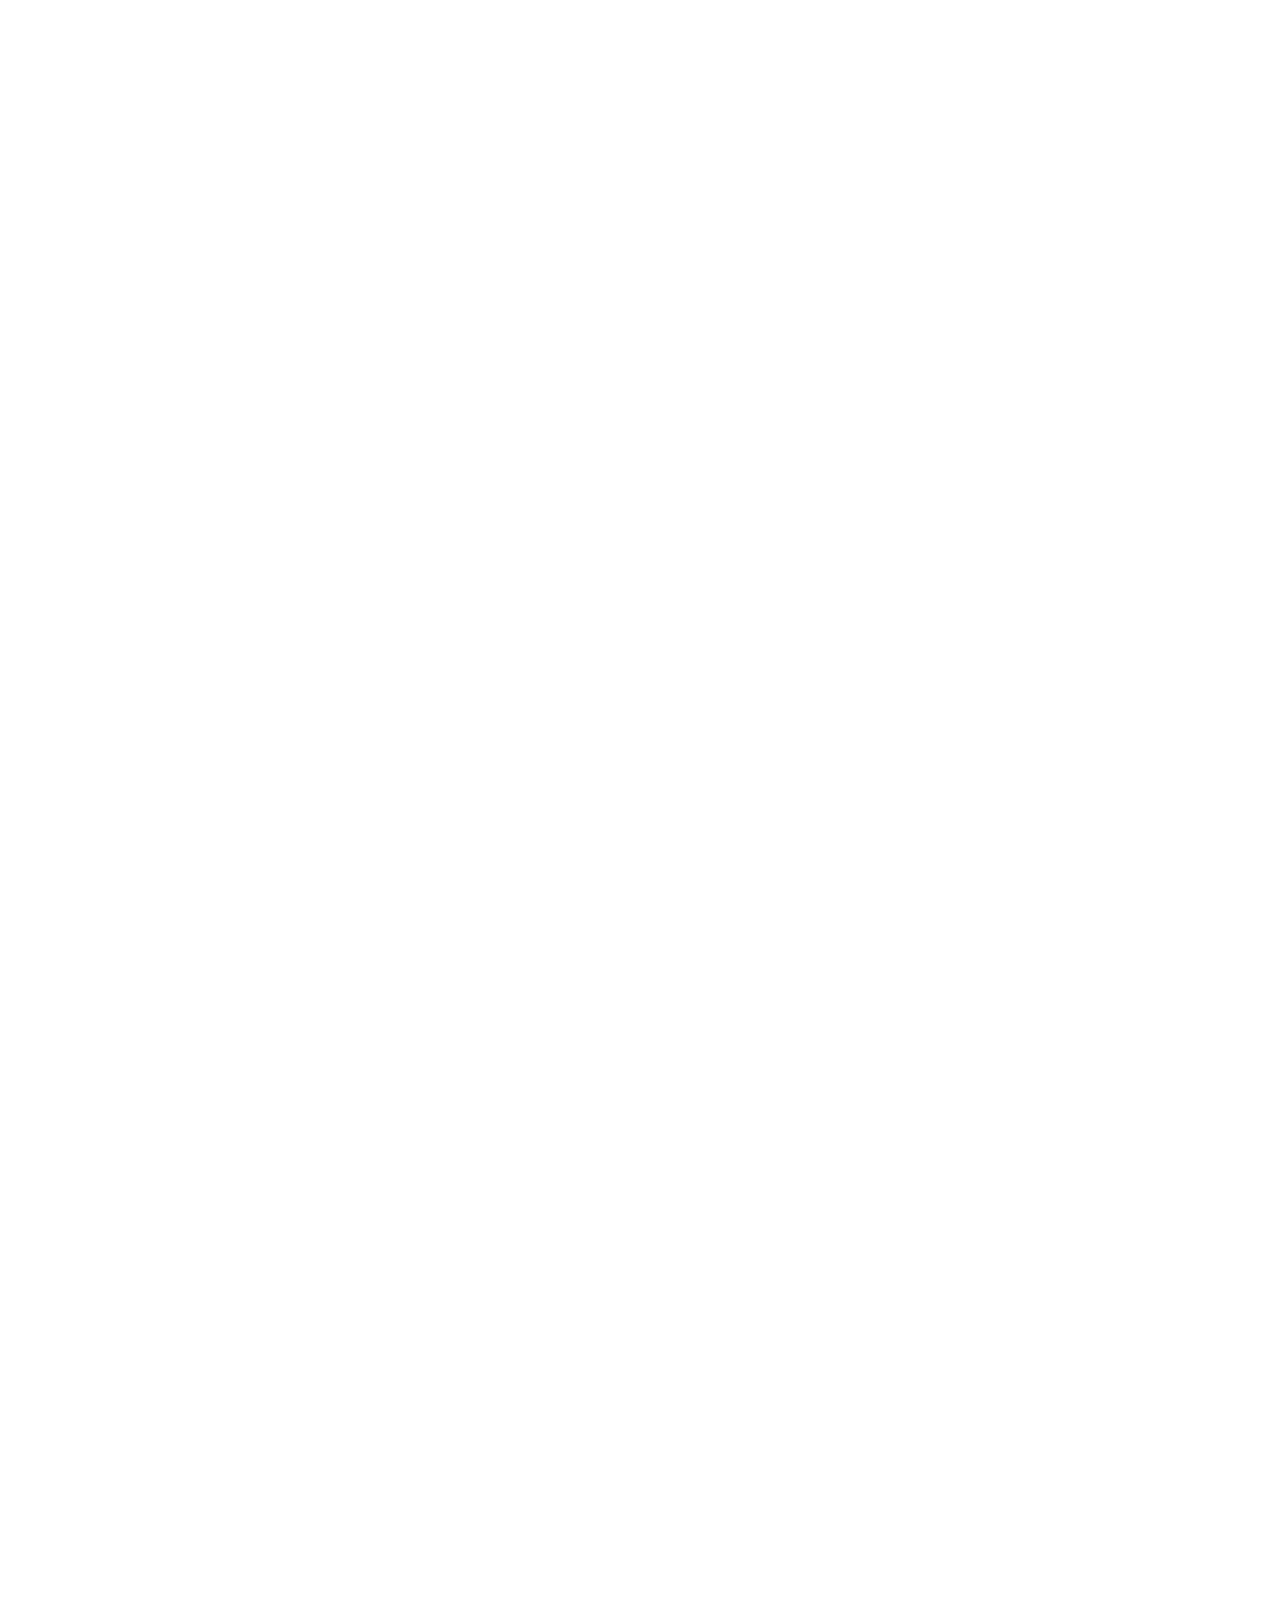
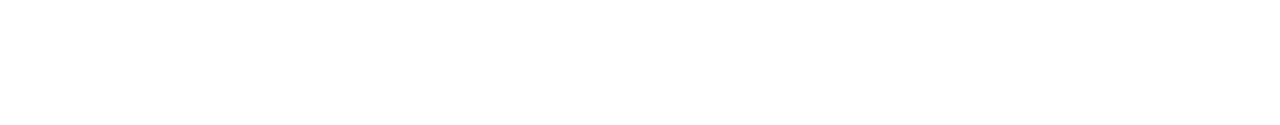
<file: inscription-patient.html>
<html lang="fr">
<head>
  <meta charset="UTF-8" />
  <meta name="viewport" content="width=device-width, initial-scale=1.0" />
  <title>Maquette - StopTCA</title>
  <link href="https://fonts.googleapis.com/css2?family=Montserrat:wght@400;600;700&display=swap" rel="stylesheet">
  <link rel="stylesheet" href="inscription-patient.css" />
</head>
<body>
    <header class="navbar">
        <div class="logo">
          <a href="index.html"><img src="image/StopTCA-2.png" /></a>
        </div>
        <div class="menu-toggle" id="menu-toggle">&#9776;</div>
      
        <nav id=" navbar-menu">
          <ul>
            <li><a href="#">À propos</a></li>
            <li><a href="#">Tarifs</a></li>
            <li><a href="#">Blog</a></li>
            <li><a href="#">Rejoindre notre équipe</a></li>
          </ul>
        </nav>
      
        <div class="nav-buttons">
          <a href="trouver_praticien.html"><button class="btn-patient">Trouver un praticien</button></a>
          <a href="Connexion.html"><button class="btn-neutral">Se connecter</button></a>
      
          <!-- Bouton de traduction Google (personnalisé) -->
          <div id="google_translate_element" class="translate-widget"></div>
        </div>
      </header>
      
    <main>
    <!--TITRE-->
     <section class="titre">
         <h2>Commencez votre parcours d’accompagnement personnalisé</h2>
         <p>Bienvenue dans votre espace patient sur StopTCA. Notre plateforme vous offre un soutien spécialisé pour surmonter les troubles du comportement alimentaire, avec des consultations accessibles par visioconférence ou téléphone. Ici, vous pouvez facilement vous inscrire ou vous connecter pour accéder à nos services personnalisés et débuter votre parcours de guérison en toute confidentialité.</p>
        </section>
    <!--FORMULAIRE-->
     <section class="form-section">
  <div class="form-container">
     <h2>
     <img src="image autre/StopTCA_Pluie.svg" class="logo-formulaire">
    <br>
   Rejoindre la plateforme</h2>

    <form>
      <div class="form-grid">
        <input type="text" placeholder="Nom" required />
        <input type="text" placeholder="Prénom" required />

        <input type="date" placeholder="Date de naissance" required />
        <input type="tel" placeholder="Numéro de téléphone" required />

        <input type="email" placeholder="Adresse électronique" required />
        <input type="text" placeholder="Ville" required />
        <input type="text" placeholder="Code postal" required />

        <div class="password-wrapper">
          <input type="password" placeholder="Mot de passe" required />
          <span class="eye-icon">👁️</span>
        </div>

        <div class="password-wrapper">
          <input type="password" placeholder="Confirmer le mot de passe" required />
          <span class="eye-icon">👁️</span>
        </div>
      </div>

      <div class="recaptcha">
        <input type="checkbox" />
        <label>Je ne suis pas un robot</label>
      </div>

      <div class="checkbox-group">
        <label><input type="checkbox" /> Je déclare avoir pris connaissance des conditions générales d’utilisations et les accepter</label>

        <label><input type="checkbox" /> En cochant cette case j'accepte la politique de confidentialité de StopTCA, la RGPD, et que mes données soient utilisées pour faciliter mon accompagnement. Pour connaître et exercer vos droits, notamment de retrait de votre consentement à l'utilisation des données collectées, veuillez consulter notre politique de confidentialité</label>

        <label><input type="checkbox" /> En cochant cette case, j'accepte que les différents praticiens avec lesquels je prends rendez-vous travaillent ensemble en équipe et partagent certaines de mes informations personnelles pour me proposer un travail complet et pluridisciplinaire</label>
      </div>

      <button type="submit" class="submit-btn">Valider</button>
    </form>
  </div>
</section>

   <!---TEMOIGNAGES-->
      <section class="testimonials-section">
        <h3 class="subtitle">Témoignages</h3>
        <h2 class="main-title">Ils Ont Trouvé du Soutien chez StopTCA : Écoutez leurs  <span class="manuscrit">témoignages</span> </h2>
        <p class="description">Explorez comment StopTCA aide de nombreuses personnes et leurs proches confrontés aux troubles du comportement alimentaire. Chaque témoignage met en lumière les bénéfices de notre accompagnement et comment nous contribuons à améliorer leur quotidien.</p>
        <!-- Elfsight Google Reviews | WIDGET -->
         <script src="https://static.elfsight.com/platform/platform.js" async></script><div class="elfsight-app-7eb4c059-2bf5-4d46-b4ee-ca2a2ff301c3" data-elfsight-app-lazy></div>
      </section>
      
      
<!--TEMOIGNAGE VIDEO-->      
<section class="inscription-video-testimonial">
    <h2>"J'ai pu surmonter mes Tcas grâce à StopTCA"</h2>
  
    <div class="inscription-video-wrapper">
      <iframe
        src="https://www.youtube.com/embed/YRgwMYr_AbA"
        title="Témoignage Florence"
        frameborder="0"
        allowfullscreen
      ></iframe>
    </div>
  
    <p class="inscription-caption">Découvrez le témoignage de Florence</p>
  </section>

         <!--NEWSLETTER-->
<section class="newsletter-section">
  <div class="newsletter-container">
    <div class="newsletter-left">
      <h1><span class="brand">STOPTCA</span><br>Car manger ne devrait pas être une <strong>souffrance.</strong></h1>
    </div>
    <div class="newsletter-right">
      <h3>Inscrivez-vous à notre<br>Newsletter</h3>
      <form class="newsletter-form">
        <input type="email" placeholder="Saisissez votre email" required>
        <label class="info-note">
          <input type="checkbox"> Aucune information ne sera divulguée à tiers
        </label>
        <button type="submit">📩 Souscrire</button>
      </form>
    </div>
  </div>
</section>



    </main>
    <!--FOOTER-->
    <footer class="footer">
        <div class="footer-content">
          <div class="footer-column">
            <h3>Explorez</h3>
            <ul>
              <li><a href="#">A propos</a></li>
              <li><a href="#">Tarifs</a></li>
              <li><a href="#">Blogs</a></li>
              <li><a href="#">Se connecter</a></li>
            </ul>
          </div>
          <div class="footer-column">
            <h3>Aide</h3>
            <ul>
              <li><a href="FAQ.html">Foire aux questions</a></li>
              <li><a href="#">Nos champs d’actions</a></li>
              <li><a href="#">Céline, la fondatrice</a></li>
              <li><a href="#">Rejoindre notre équipe</a></li>
            </ul>
          </div>
          <div class="footer-column">
            <h3>Presse</h3>
            <ul>
              <li><a href="#">Communiqué de presse</a></li>
              <li><a href="#">Dossier de presse</a></li>
              <li><a href="#">Kit média StopTCA</a></li>
              <li><a href="#">Les entrevues</a></li>
            </ul>
          </div>
          <div class="footer-column">
            <h3>Plateforme</h3>
            <ul>
              <li><a href="#">Conditions générales d’utilisations</a></li>
              <li><a href="#">Mentions légales et politique de confidentialité</a></li>
              <li><a href="#">Espace de préférences des 🍪</a></li>
              <li><a href="#">Contact</a></li>
            </ul>
          </div>
        </div>        
        
        <div class="footer-bottom">
          <button onclick="window.scrollTo({ top: 0, behavior: 'smooth' });" class="back-to-top">↑ Haut</button>
          <div class="social-icons">
            <a href="#"><img src="image/icons8-facebook-nouveau.svg" alt="Facebook" /></a>
            <a href="#"><img src="image/icons8-instagram-3.svg" alt="Instagram" /></a>
            <a href="#"><img src="image/icons8-tiktok-3.svg" alt="TikTok" /></a>
            <a href="#"><img src="image/icons8-whatsapp.svg" alt="WhatsApp" /></a>
          </div>
  
          <p>Tous droits réservés 2024 © StopTCA ensemble franchissons le pas</p>
        </div>
    </footer>

     <!--JS-->
     <script>
       const faqItems = document.querySelectorAll('.faq-item');
     
       faqItems.forEach(item => {
         const question = item.querySelector('.faq-question');
         question.addEventListener('click', () => {
           const isOpen = item.classList.contains('open');
           faqItems.forEach(i => i.classList.remove('open'));
           if (!isOpen) item.classList.add('open');
         });
       });

       /*=============================header ================== */
       const menuToggle = document.querySelector('.menu-toggle');
       const nav = document.querySelector('nav');
       menuToggle.addEventListener('click', function() {
        nav.classList.toggle('active');
    });
    /* FOOTER*/
    document.querySelector('.back-to-top').addEventListener('click', () => {
        window.scrollTo({ top: 0, behavior: 'smooth' });
    });

     </script>
   </body>
   </html>
</file>
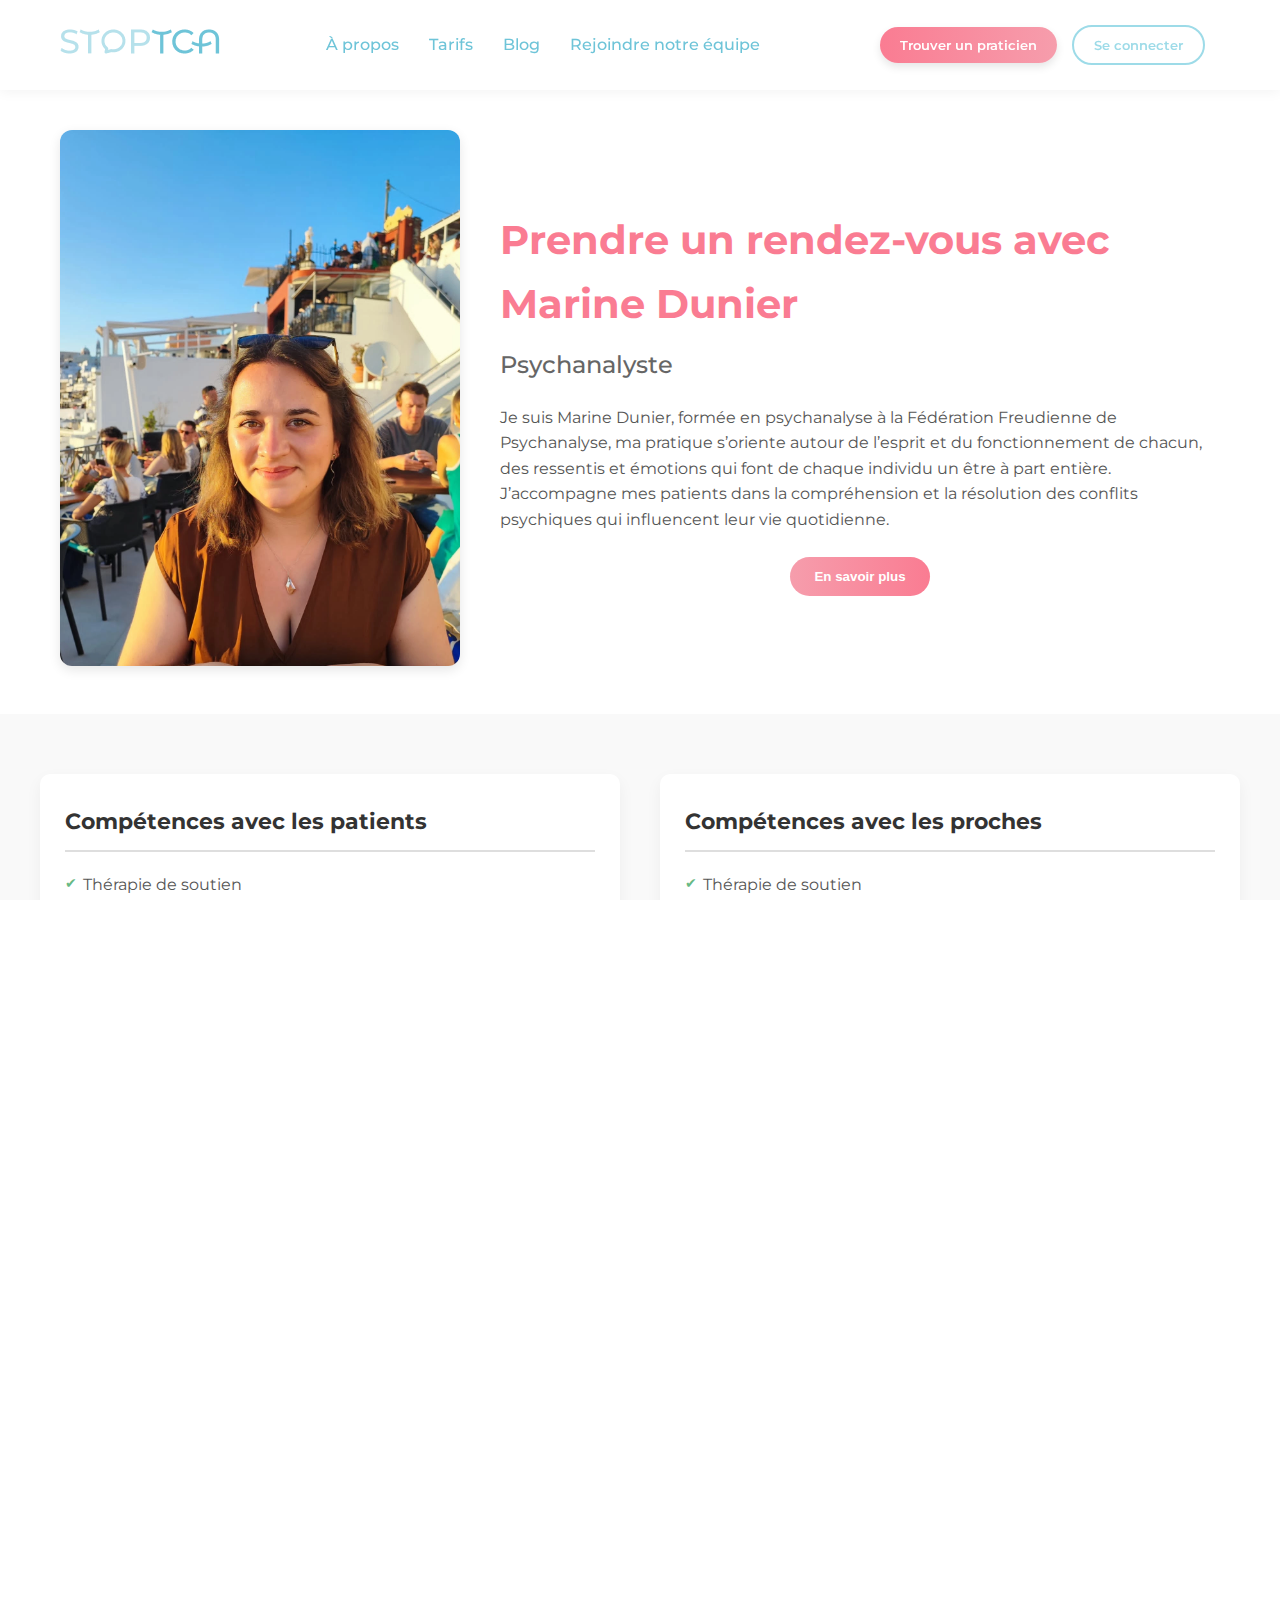
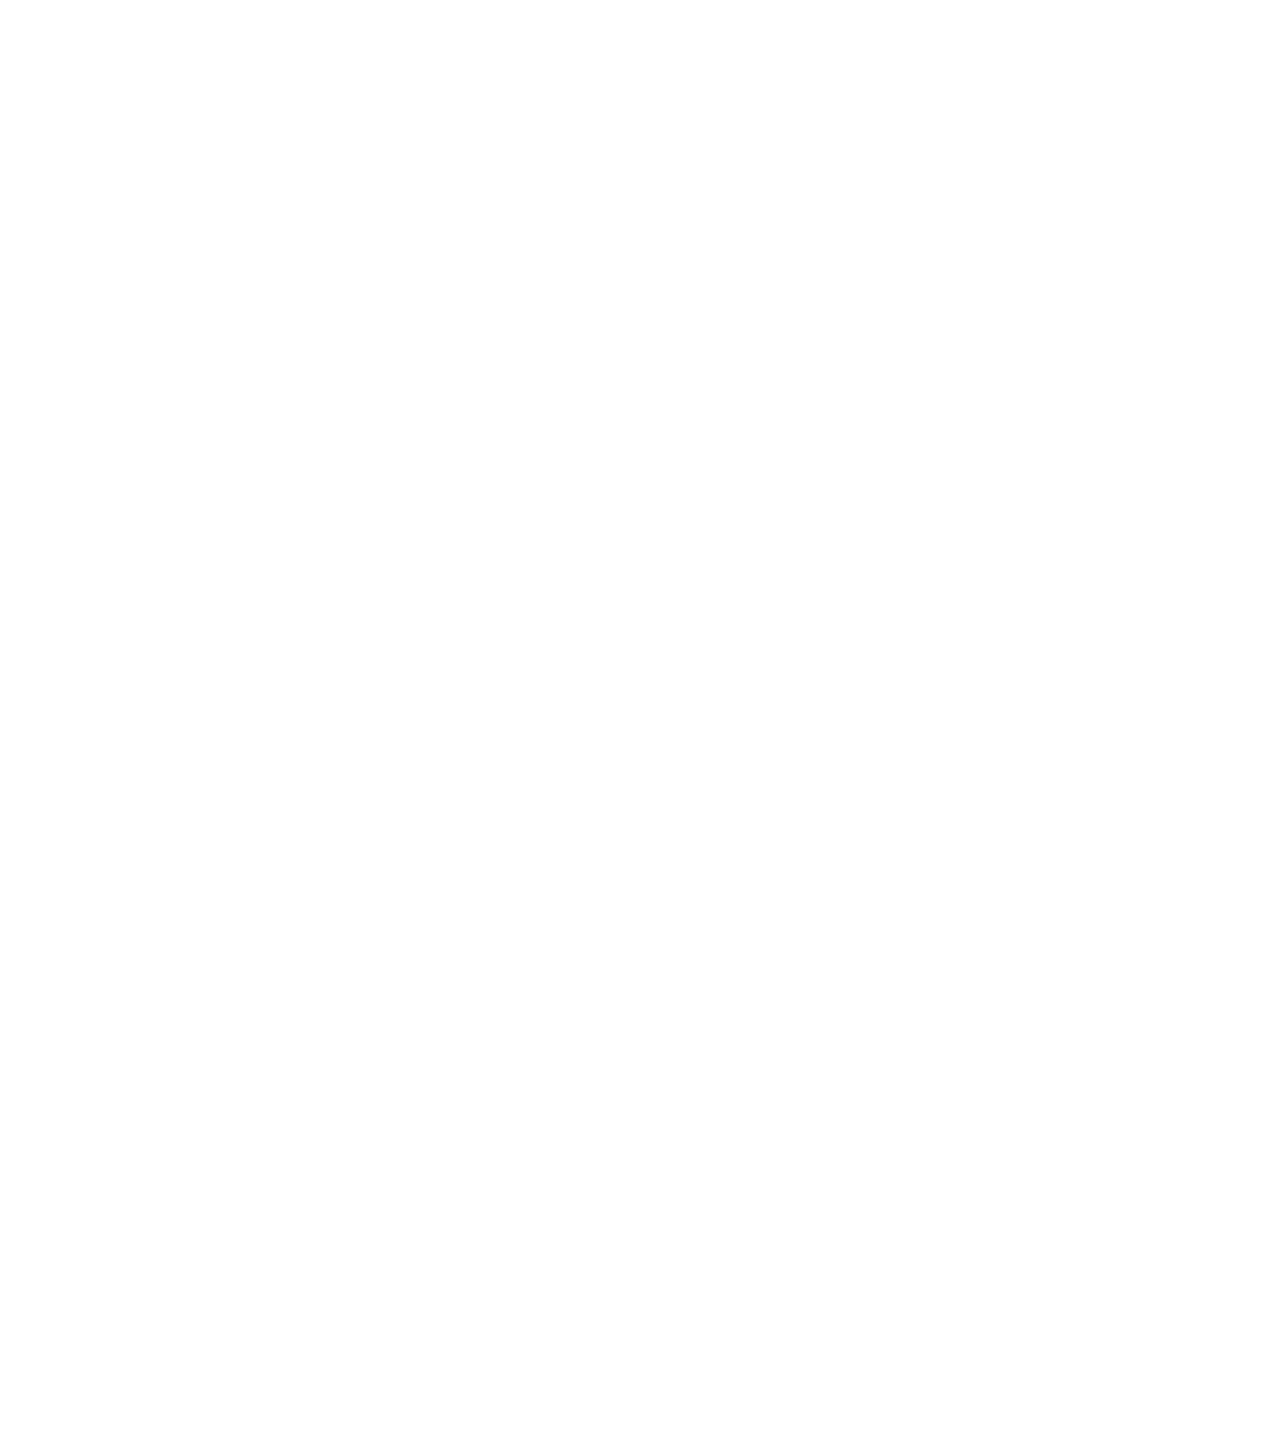
<file: profil-praticien.html>
<!DOCTYPE html>
<html lang="fr">
<head>
  <meta charset="UTF-8" />
  <meta name="viewport" content="width=device-width, initial-scale=1.0" />
  <title>Maquette - StopTCA</title>
  <link href="https://fonts.googleapis.com/css2?family=Montserrat:wght@400;600;700&display=swap" rel="stylesheet">
  <link rel="stylesheet" href="Profil-praticien.css" />
</head>
<body>
  <header class="navbar">
    <div class="logo">
      <a href="index.html"><img src="image/StopTCA-2.png" /></a>
    </div>
    <div class="menu-toggle" id="menu-toggle">&#9776;</div>
    <nav>
      <ul>
        <li><a href="#">À propos</a></li>
        <li><a href="#">Tarifs</a></li>
        <li><a href="#">Blog</a></li>
        <li><a href="#">Rejoindre notre équipe</a></li>
      </ul>
    </nav>
  
    <div class="nav-buttons">
      <a href="trouver_praticien.html"><button class="btn-patient">Trouver un praticien</button></a>
      <a href="Connexion.html"><button class="btn-neutral">Se connecter</button></a>
  
      <!-- Bouton de traduction Google (personnalisé) -->
      <div id="google_translate_element" class="translate-widget"></div>
    </div>
  </header>
  <main>
    <section class="section-container">
    <div class="image-container">
      <img src="image autre/1718032082.webp" alt="Marine Dunier">
    </div>
    <div class="text-content">
      <h1>Prendre un rendez-vous <span>avec</span><br><span>Marine Dunier</span></h1>
      <h2>Psychanalyste</h2>
      <p>
        Je suis Marine Dunier, formée en psychanalyse à la Fédération Freudienne de Psychanalyse, ma pratique s’oriente autour de l’esprit et du fonctionnement de chacun, des ressentis et émotions qui font de chaque individu un être à part entière. J’accompagne mes patients dans la compréhension et la résolution des conflits psychiques qui influencent leur vie quotidienne.
      </p>
      <div class="text-center" style="text-align: center; margin-top: 1.5rem;">
        <button class="button" onclick="document.getElementById('modal').style.display='flex'">
            <span>En savoir plus</span>
        </button>
    </div>
    <!-- Modal -->
     <div class="modal" id="modal" onclick="if(event.target == this) this.style.display='none'">
        <div class="modal-content">
            <button class="modal-close" onclick="document.getElementById('modal').style.display='none'">&times;</button>
            <h2>À propos de ma pratique</h2>
          
            <p>
              Je suis Marine Dunier, formée en psychanalyse à la Fédération Freudienne de Psychanalyse. Ma pratique s’oriente autour de l’esprit et du fonctionnement de chacun, des ressentis et émotions qui font de chaque individu un être à part entière.
            </p>
          
            <p>
              J’accompagne mes patients dans la compréhension et la résolution des conflits psychiques qui influencent leur vie quotidienne. Mon approche se veut humaine, bienveillante et respectueuse des singularités de chacun.
            </p>
          
            <p>
              Mon travail en tant que psychanalyste repose sur une écoute active et empathique, favorisant un espace de parole libre et sans jugement. Les séances se déroulent dans un cadre sécurisé et confidentiel où le patient peut explorer ses pensées, ses émotions et ses expériences passées.
            </p>
          
            <p>
              Mon rôle est de guider les patients vers une meilleure compréhension d’eux-mêmes, en mettant en lumière les conflits internes et les traumas refoulés qui influencent leur quotidien.
            </p>
          
            <p>
              Dans le cadre des TCA, de nombreux facteurs coexistent (personnels, culturels, sociaux…) et l’une des approches qui me semble importante est celle de l’environnement global : comprendre comment et pourquoi le trouble intervient à certains moments, peut-être plus qu’à d’autres.
            </p>
          
            <p>
              L’espace que je propose est un temps basé sur les mots, où vos mots sont écoutés et surtout entendus. Un temps suspendu, où tout peut être dit.
            </p>
          
            <p>
              Je m’engage à offrir un soutien continu et adapté, en tenant compte des spécificités de chaque individu et en respectant son rythme de progression. Pour cela, il me semble important de préciser que les séances de 45 min ou d’une heure sont plus adaptées.
            </p>
          </div>
          
        </div>
    </section>

<!-- Compétences -->
<section class="competences-section">
    <div class="container">
      <div class="competences-grid">
        
        <!-- Patients -->
        <div class="skills-list">
          <h3>Compétences avec les patients</h3>
          <ul>
            <li>Thérapie de soutien</li>
            <li>Thérapie analytique</li>
            <li>Stress, angoisses, traumatismes</li>
            <li>Anorexie</li>
            <li>Boulimie</li>
            <li>Hyperphagie</li>
            <li>Image et perception du corps</li>
            <li>Manque de confiance</li>
            <li>Estime de soi</li>
            <li>Mal-être</li>
          </ul>
        </div>
  
        <!-- Proches -->
        <div class="skills-list">
          <h3>Compétences avec les proches</h3>
          <ul>
            <li>Thérapie de soutien</li>
            <li>Thérapie analytique</li>
            <li>Gestion du stress</li>
            <li>Angoisses liées aux TCA</li>
            <li>Problèmes de communication</li>
            <li>Inquiétude</li>
          </ul>
        </div>
      </div>
    </div>
  </section>
<!--RENDEZ-VOUS -->
<section class="rdv-section">
    <div class="rdv-step">
      <div class="rdv-title">Première étape : Choisir la durée du rendez-vous</div>
     <div class="rdv-buttons">
  <button class="rdv-btn btn-30min" data-duration="30">
    <span class="duration">30 <span class="unit">MINUTES</span></span>
    <span class="price">pour <strong>45 €</strong></span>
  </button>

  <button class="rdv-btn btn-45min" data-duration="45">
    <span class="duration">45 <span class="unit">MINUTES</span></span>
    <span class="price">pour <strong>55 €</strong></span>
  </button>

  <button class="rdv-btn btn-60min" data-duration="60">
    <span class="duration">1 <span class="unit">HEURE</span></span>
    <span class="price">pour <strong>65 €</strong></span>
  </button>
</div>
    </div>
  
    <div class="rdv-step">
      <div class="rdv-title">Deuxième étape : Choisir le type de consultation</div>
      <div class="type-consult">
        <button>Téléphonique</button>
        <button>Visiophonique</button>
      </div>
    </div>

  
    <div class="table-container">
      <div class="accordion-title">Troisième étape :Choisissez la date de votre consultation</div>
      <!-- Version bureau (grille) -->
       <div class="week-navigation">
        <button id="prev-week">← Semaine précédente</button>
        <button id="next-week">Semaine suivante →</button>
      </div>
      <div class="table-view" id="schedule-table">
          <div class="date-column">
            <div class="date-header">Mercredi 14 mai</div>
            <!--durée 30min-->
          <div class="slot-time" data-duration="30">15:00</div>
          <div class="slot-time" data-duration="30">15:30</div>
          <div class="slot-time" data-duration="30">16:00</div>
          <div class="slot-time" data-duration="30">16:30</div>
          <!--durée 45min-->
          <div class="slot-time" data-duration="45">15:00</div>
          <div class="slot-time" data-duration="45">15:45</div>
          <div class="slot-time" data-duration="45">16:30</div>
          <div class="slot-time" data-duration="45">17:15</div>
          <!--durée 1heure-->
          <div class="slot-time" data-duration="60">10:00</div>
          <div class="slot-time" data-duration="60">11:00</div>
          <div class="slot-time" data-duration="60">12:00</div>
          <div class="slot-time" data-duration="60">13:00</div>
          </div>
          <div class="date-column">
            <div class="date-header">Mercredi 11 juin</div>
             <!--durée 30min-->
          <div class="slot-time" data-duration="30">15:00</div>
          <div class="slot-time" data-duration="30">15:30</div>
          <div class="slot-time" data-duration="30">16:00</div>
          <div class="slot-time" data-duration="30">16:30</div>
          <!--durée 45min-->
          <div class="slot-time" data-duration="45">15:00</div>
          <div class="slot-time" data-duration="45">15:45</div>
          <div class="slot-time" data-duration="45">16:30</div>
          <div class="slot-time" data-duration="45">17:15</div>
          <!--durée 1heure-->
          <div class="slot-time" data-duration="60">10:00</div>
          <div class="slot-time" data-duration="60">11:00</div>
          <div class="slot-time" data-duration="60">12:00</div>
          <div class="slot-time" data-duration="60">13:00</div>
          </div>
          <div class="date-column">
            <div class="date-header">Jeudi 12 juin</div>
              <!--durée 30min-->
          <div class="slot-time" data-duration="30">15:00</div>
          <div class="slot-time" data-duration="30">15:30</div>
          <div class="slot-time" data-duration="30">16:00</div>
          <div class="slot-time" data-duration="30">16:30</div>
          <!--durée 45min-->
          <div class="slot-time" data-duration="45">15:00</div>
          <div class="slot-time" data-duration="45">15:45</div>
          <div class="slot-time" data-duration="45">16:30</div>
          <div class="slot-time" data-duration="45">17:15</div>
          <!--durée 1heure-->
          <div class="slot-time" data-duration="60">10:00</div>
          <div class="slot-time" data-duration="60">11:00</div>
          <div class="slot-time" data-duration="60">12:00</div>
          <div class="slot-time" data-duration="60">13:00</div>
          </div>
          <div class="date-column">
            <div class="date-header">Lundi 16 juin</div>
             <!--durée 30min-->
          <div class="slot-time" data-duration="30">15:00</div>
          <div class="slot-time" data-duration="30">15:30</div>
          <div class="slot-time" data-duration="30">16:00</div>
          <div class="slot-time" data-duration="30">16:30</div>
          <!--durée 45min-->
          <div class="slot-time" data-duration="45">15:00</div>
          <div class="slot-time" data-duration="45">15:45</div>
          <div class="slot-time" data-duration="45">16:30</div>
          <div class="slot-time" data-duration="45">17:15</div>
          <!--durée 1heure-->
          <div class="slot-time" data-duration="60">10:00</div>
          <div class="slot-time" data-duration="60">11:00</div>
          <div class="slot-time" data-duration="60">12:00</div>
          <div class="slot-time" data-duration="60">13:00</div>
          </div>
          <div class="date-column">
            <div class="date-header">Mardi 17 juin</div>
              <!--durée 30min-->
          <div class="slot-time" data-duration="30">15:00</div>
          <div class="slot-time" data-duration="30">15:30</div>
          <div class="slot-time" data-duration="30">16:00</div>
          <div class="slot-time" data-duration="30">16:30</div>
          <!--durée 45min-->
          <div class="slot-time" data-duration="45">15:00</div>
          <div class="slot-time" data-duration="45">15:45</div>
          <div class="slot-time" data-duration="45">16:30</div>
          <div class="slot-time" data-duration="45">17:15</div>
          <!--durée 1heure-->
          <div class="slot-time" data-duration="60">10:00</div>
          <div class="slot-time" data-duration="60">11:00</div>
          <div class="slot-time" data-duration="60">12:00</div>
          <div class="slot-time" data-duration="60">13:00</div>
          </div>
          <div class="date-column">
            <div class="date-header">Vendredi 19 juin</div>
              <!--durée 30min-->
          <div class="slot-time" data-duration="30">15:00</div>
          <div class="slot-time" data-duration="30">15:30</div>
          <div class="slot-time" data-duration="30">16:00</div>
          <div class="slot-time" data-duration="30">16:30</div>
          <!--durée 45min-->
          <div class="slot-time" data-duration="45">15:00</div>
          <div class="slot-time" data-duration="45">15:45</div>
          <div class="slot-time" data-duration="45">16:30</div>
          <div class="slot-time" data-duration="45">17:15</div>
          <!--durée 1heure-->
          <div class="slot-time" data-duration="60">10:00</div>
          <div class="slot-time" data-duration="60">11:00</div>
          <div class="slot-time" data-duration="60">12:00</div>
          <div class="slot-time" data-duration="60">13:00</div>
          </div>
        </div>
        <button class="confirm-button">Confirmer le rendez-vous</button>
    </div>
    <div class="arccordion-container">
      <div class="accordion-title">Troisième étape :Choisissez la date de votre consultation</div>
      <!-- Version mobile (accordéon) -->
      <div class="accordion-item">
        <div class="accordion-header">
          Mercredi 14 mai 
          <span class="chevron">&#9662;</span>
        </div>
        <div class="accordion-content">
            <!--durée 30min-->
          <div class="slot-time" data-duration="30">15:00</div>
          <div class="slot-time" data-duration="30">15:30</div>
          <div class="slot-time" data-duration="30">16:00</div>
          <div class="slot-time" data-duration="30">16:30</div>
          <!--durée 45min-->
          <div class="slot-time" data-duration="45">15:00</div>
          <div class="slot-time" data-duration="45">15:45</div>
          <div class="slot-time" data-duration="45">16:30</div>
          <div class="slot-time" data-duration="45">17:15</div>
          <!--durée 1heure-->
          <div class="slot-time" data-duration="60">10:00</div>
          <div class="slot-time" data-duration="60">11:00</div>
          <div class="slot-time" data-duration="60">12:00</div>
          <div class="slot-time" data-duration="60">13:00</div>
        </div>
      </div>
      
      <div class="accordion-item">
        <div class="accordion-header">
          Mercredi 11 juin 
          <span class="chevron">&#9662;</span>
        </div>
        <div class="accordion-content">
            <!--durée 30min-->
            <div class="slot-time" data-duration="30">15:00</div>
            <div class="slot-time" data-duration="30">15:30</div>
            <div class="slot-time" data-duration="30">16:00</div>
            <div class="slot-time" data-duration="30">16:30</div>
            <!--durée 45min-->
            <div class="slot-time" data-duration="45">15:00</div>
            <div class="slot-time" data-duration="45">15:45</div>
            <div class="slot-time" data-duration="45">16:30</div>
            <div class="slot-time" data-duration="45">17:15</div>
            <!--durée 1heure-->
            <div class="slot-time" data-duration="60">10:00</div>
            <div class="slot-time" data-duration="60">11:00</div>
            <div class="slot-time" data-duration="60">12:00</div>
            <div class="slot-time" data-duration="60">13:00</div>
        </div>
      </div>
      
      <div class="accordion-item">
        <div class="accordion-header">
          Jeudi 12 juin 
          <span class="chevron">&#9662;</span>
        </div>
        <div class="accordion-content">
            <!--durée 30min-->
            <div class="slot-time" data-duration="30">15:00</div>
            <div class="slot-time" data-duration="30">15:30</div>
            <div class="slot-time" data-duration="30">16:00</div>
            <div class="slot-time" data-duration="30">16:30</div>
            <!--durée 45min-->
            <div class="slot-time" data-duration="45">15:00</div>
            <div class="slot-time" data-duration="45">15:45</div>
            <div class="slot-time" data-duration="45">16:30</div>
            <div class="slot-time" data-duration="45">17:15</div>
            <!--durée 1heure-->
            <div class="slot-time" data-duration="60">10:00</div>
            <div class="slot-time" data-duration="60">11:00</div>
            <div class="slot-time" data-duration="60">12:00</div>
            <div class="slot-time" data-duration="60">13:00</div>
        </div>
      </div>
      <div class="accordion-item">
        <div class="accordion-header">
          Lundi 16 juin 
          <span class="chevron">&#9662;</span>
        </div>
        <div class="accordion-content">
            <!--durée 30min-->
            <div class="slot-time" data-duration="30">15:00</div>
            <div class="slot-time" data-duration="30">15:30</div>
            <div class="slot-time" data-duration="30">16:00</div>
            <div class="slot-time" data-duration="30">16:30</div>
            <!--durée 45min-->
            <div class="slot-time" data-duration="45">15:00</div>
            <div class="slot-time" data-duration="45">15:45</div>
            <div class="slot-time" data-duration="45">16:30</div>
            <div class="slot-time" data-duration="45">17:15</div>
            <!--durée 1heure-->
            <div class="slot-time" data-duration="60">10:00</div>
            <div class="slot-time" data-duration="60">11:00</div>
            <div class="slot-time" data-duration="60">12:00</div>
            <div class="slot-time" data-duration="60">13:00</div>
        </div>
      </div>
      
      <div class="accordion-item">
        <div class="accordion-header">
          Mardi 17 juin 
          <span class="chevron">&#9662;</span>
        </div>
        <div class="accordion-content">
          <!--durée 30min-->
          <div class="slot-time" data-duration="30">15:00</div>
          <div class="slot-time" data-duration="30">15:30</div>
          <div class="slot-time" data-duration="30">16:00</div>
          <div class="slot-time" data-duration="30">16:30</div>
          <!--durée 45min-->
          <div class="slot-time" data-duration="45">15:00</div>
          <div class="slot-time" data-duration="45">15:45</div>
          <div class="slot-time" data-duration="45">16:30</div>
          <div class="slot-time" data-duration="45">17:15</div>
          <!--durée 1heure-->
          <div class="slot-time" data-duration="60">10:00</div>
          <div class="slot-time" data-duration="60">11:00</div>
          <div class="slot-time" data-duration="60">12:00</div>
          <div class="slot-time" data-duration="60">13:00</div>
        </div>
      </div>
      
      <div class="accordion-item">
        <div class="accordion-header">
          Vendredi 19 juin 
          <span class="chevron">&#9662;</span>
        </div>
        <div class="accordion-content">
           <!--durée 30min-->
           <div class="slot-time" data-duration="30">15:00</div>
           <div class="slot-time" data-duration="30">15:30</div>
           <div class="slot-time" data-duration="30">16:00</div>
           <div class="slot-time" data-duration="30">16:30</div>
           <!--durée 45min-->
           <div class="slot-time" data-duration="45">15:00</div>
           <div class="slot-time" data-duration="45">15:45</div>
           <div class="slot-time" data-duration="45">16:30</div>
           <div class="slot-time" data-duration="45">17:15</div>
           <!--durée 1heure-->
           <div class="slot-time" data-duration="60">10:00</div>
           <div class="slot-time" data-duration="60">11:00</div>
           <div class="slot-time" data-duration="60">12:00</div>
           <div class="slot-time" data-duration="60">13:00</div>
        </div>
      </div>
      
  
      <button class="confirm-button">Confirmer le rendez-vous</button>
    </div>
</section>

<script>
document.addEventListener('DOMContentLoaded', () => {
  const isVisible = el => {
    return el.offsetParent !== null || (el.style.display !== 'none' && el.style.visibility !== 'hidden');
  };

  const updateCounts = () => {
    // Vue table (grille)
    document.querySelectorAll('.table-view .date-column').forEach(column => {
      const header = column.querySelector('.date-header');
      const slots = column.querySelectorAll('.slot-time');
      const visibleCount = Array.from(slots).filter(isVisible).length;

      // Supprimer ancien compte s'il existe
      const baseText = header.textContent.replace(/\(.*?\)/, '').trim();
      header.textContent = `${baseText} (${visibleCount} créneaux disponibles)`;
    });

    // Accordéon
    document.querySelectorAll('.accordion-item').forEach(item => {
      const header = item.querySelector('.accordion-header');
      const slots = item.querySelectorAll('.slot-time');
      const visibleCount = Array.from(slots).filter(isVisible).length;

      // Mettre à jour le texte de l'en-tête avec le nombre de créneaux disponibles
      const baseText = header.textContent.split('(')[0].trim(); // Garde la partie avant "(...)
      header.textContent = `${baseText} (${visibleCount} créneaux disponibles)`;
    });
  };

  const filterSlots = (duration) => {
    // Appliquer le filtre de durée aux créneaux
    document.querySelectorAll('.slot-time').forEach(slot => {
      const slotDuration = slot.dataset.duration;
      slot.style.display = slotDuration === duration ? 'block' : 'none';
    });
    updateCounts();
  };

  // Gérer les clics sur les boutons de durée
  document.querySelectorAll('.rdv-btn').forEach(btn => {
    btn.addEventListener('click', () => {
      const duration = btn.dataset.duration;
      filterSlots(duration);
    });
  });

  // Initialiser l'affichage des créneaux et mettre à jour les comptes au chargement
  document.querySelectorAll('.slot-time').forEach(slot => {
    slot.style.display = 'block'; // Afficher tous les créneaux au départ
  });

  updateCounts(); // Mise à jour initiale des comptes
});
</script>


    <script>
      
  // vue table
  document.addEventListener("DOMContentLoaded", function () {
    const columns = Array.from(document.querySelectorAll("#schedule-table .date-column"));
    const columnsPerWeek = 5; // nombre de jours par semaine
    let currentWeek = 0;
    const totalWeeks = Math.ceil(columns.length / columnsPerWeek);

    function showWeek(weekIndex) {
      // Masquer toutes les colonnes
      columns.forEach(col => col.style.display = "none");

      // Afficher les colonnes de la semaine demandée
      const start = weekIndex * columnsPerWeek;
      const end = start + columnsPerWeek;
      for (let i = start; i < end && i < columns.length; i++) {
        columns[i].style.display = "block";
      }
    }

    // Navigation
    document.getElementById("prev-week").addEventListener("click", function () {
      if (currentWeek > 0) {
        currentWeek--;
        showWeek(currentWeek);
      }
    });

    document.getElementById("next-week").addEventListener("click", function () {
      if (currentWeek < totalWeeks - 1) {
        currentWeek++;
        showWeek(currentWeek);
      }
    });

    // Affiche la première semaine au chargement
    showWeek(currentWeek);
  });

      const durationButtons = document.querySelectorAll('.rdv-btn');
      const allSlots = document.querySelectorAll('.slot-time');
      const headers = document.querySelectorAll('.accordion-header');
  
      let selectedDuration = null;
  
      // Choix de la durée depuis la première étape
      durationButtons.forEach(btn => {
        btn.addEventListener('click', () => {
          durationButtons.forEach(b => b.classList.remove('active'));
          btn.classList.add('active');
          selectedDuration = btn.dataset.duration;
  
          allSlots.forEach(slot => {
            if (slot.dataset.duration === selectedDuration) {
              slot.style.display = 'inline-block';
            } else {
              slot.style.display = 'none';
            }
          });
        });
      });
      //effet sur le bouton 
       document.querySelectorAll('.rdv-btn').forEach(button => {
    button.addEventListener('click', () => {
      document.querySelectorAll('.rdv-btn').forEach(btn => btn.classList.remove('active'));
      button.classList.add('active');
    });
  });
  
      // Accordéons
      // Durée sélectionnée
document.querySelectorAll('.rdv-btn').forEach(btn => {
  btn.addEventListener('click', () => {
    document.querySelectorAll('.rdv-btn').forEach(b => b.classList.remove('selected'));
    btn.classList.add('selected');
  });
});

// Type de consultation
document.querySelectorAll('.type-consult button').forEach(btn => {
  btn.addEventListener('click', () => {
    document.querySelectorAll('.type-consult button').forEach(b => b.classList.remove('selected'));
    btn.classList.add('selected');
  });
});

// Création d'un système d'accordéon simple
document.querySelectorAll('.accordion-header').forEach(header => {
  header.addEventListener('click', () => {
    const content = header.nextElementSibling;
    const isOpen = content.style.display === 'block';
    document.querySelectorAll('.accordion-content').forEach(c => c.style.display = 'none');
    document.querySelectorAll('.accordion-header .chevron').forEach(c => c.style.transform = 'rotate(0deg)');
    if (!isOpen) {
      content.style.display = 'block';
      header.querySelector('.chevron').style.transform = 'rotate(180deg)';
    }
  });
});

// Sélection des créneaux
document.querySelectorAll('.slot-time').forEach(slot => {
  slot.addEventListener('click', () => {
    document.querySelectorAll('.slot-time').forEach(s => s.classList.remove('selected'));
    slot.classList.add('selected');
  });
});

    </script>
  
  
</body>
</html>


  </main>
   <!--FOOTER-->
    <footer class="footer">
        <div class="footer-content">
          <div class="footer-column">
            <h3>Explorez</h3>
            <ul>
              <li><a href="#">A propos</a></li>
              <li><a href="#">Tarifs</a></li>
              <li><a href="#">Blogs</a></li>
              <li><a href="#">Se connecter</a></li>
            </ul>
          </div>
          <div class="footer-column">
            <h3>Aide</h3>
            <ul>
              <li><a href="FAQ.html">Foire aux questions</a></li>
              <li><a href="#">Nos champs d’actions</a></li>
              <li><a href="#">Céline, la fondatrice</a></li>
              <li><a href="#">Rejoindre notre équipe</a></li>
            </ul>
          </div>
          <div class="footer-column">
            <h3>Presse</h3>
            <ul>
              <li><a href="#">Communiqué de presse</a></li>
              <li><a href="#">Dossier de presse</a></li>
              <li><a href="#">Kit média StopTCA</a></li>
              <li><a href="#">Les entrevues</a></li>
            </ul>
          </div>
          <div class="footer-column">
            <h3>Plateforme</h3>
            <ul>
              <li><a href="#">Conditions générales d’utilisations</a></li>
              <li><a href="#">Mentions légales et politique de confidentialité</a></li>
              <li><a href="#">Espace de préférences des 🍪</a></li>
              <li><a href="#">Contact</a></li>
            </ul>
          </div>
        </div>        
        
        <div class="footer-bottom">
          <div class="social-icons">
            <a href="#"><img src="image/icons8-facebook-nouveau.svg" alt="Facebook" /></a>
            <a href="#"><img src="image/icons8-instagram-3.svg" alt="Instagram" /></a>
            <a href="#"><img src="image/icons8-tiktok-3.svg" alt="TikTok" /></a>
            <a href="#"><img src="image/icons8-whatsapp.svg" alt="WhatsApp" /></a>
          </div>
  
          <p>Tous droits réservés 2024 © StopTCA ensemble franchissons le pas</p>
        </div>
    </footer>
    <script>
        /*=============================header ================== */
        const menuToggle = document.querySelector('.menu-toggle');
        const nav = document.querySelector('nav');
        menuToggle.addEventListener('click', function() {
            nav.classList.toggle('active');
        });
        /* FOOTER*/
        document.addEventListener("DOMContentLoaded", () => {
            const backToTopBtn = document.querySelector('.back-to-top');
            if (!backToTopBtn) return;
            // Montrer ou cacher le bouton selon le scroll
            window.addEventListener('scroll', () => {
            if (window.scrollY > 300) {
                backToTopBtn.classList.add('show');
            } else {
                backToTopBtn.classList.remove('show');
            }
        });
    });
    </script>
  </body>
  </html>
</file>
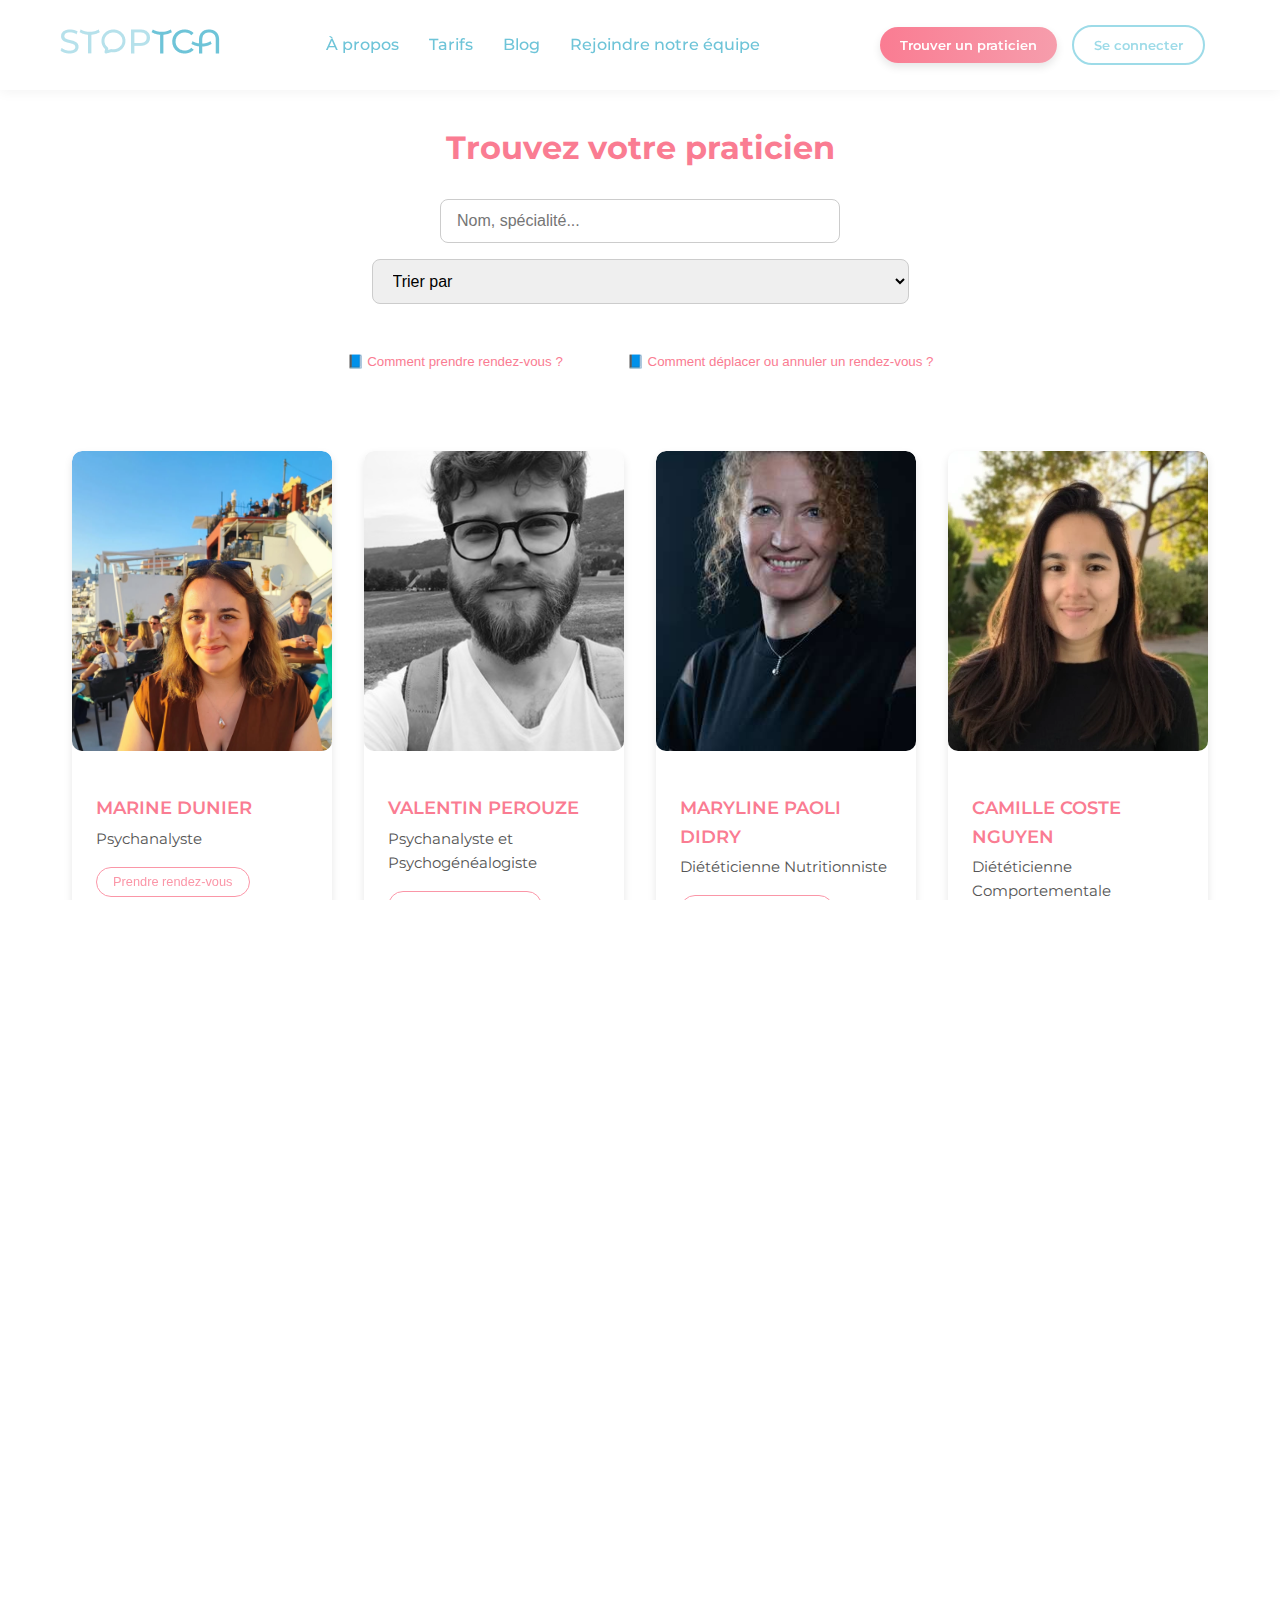
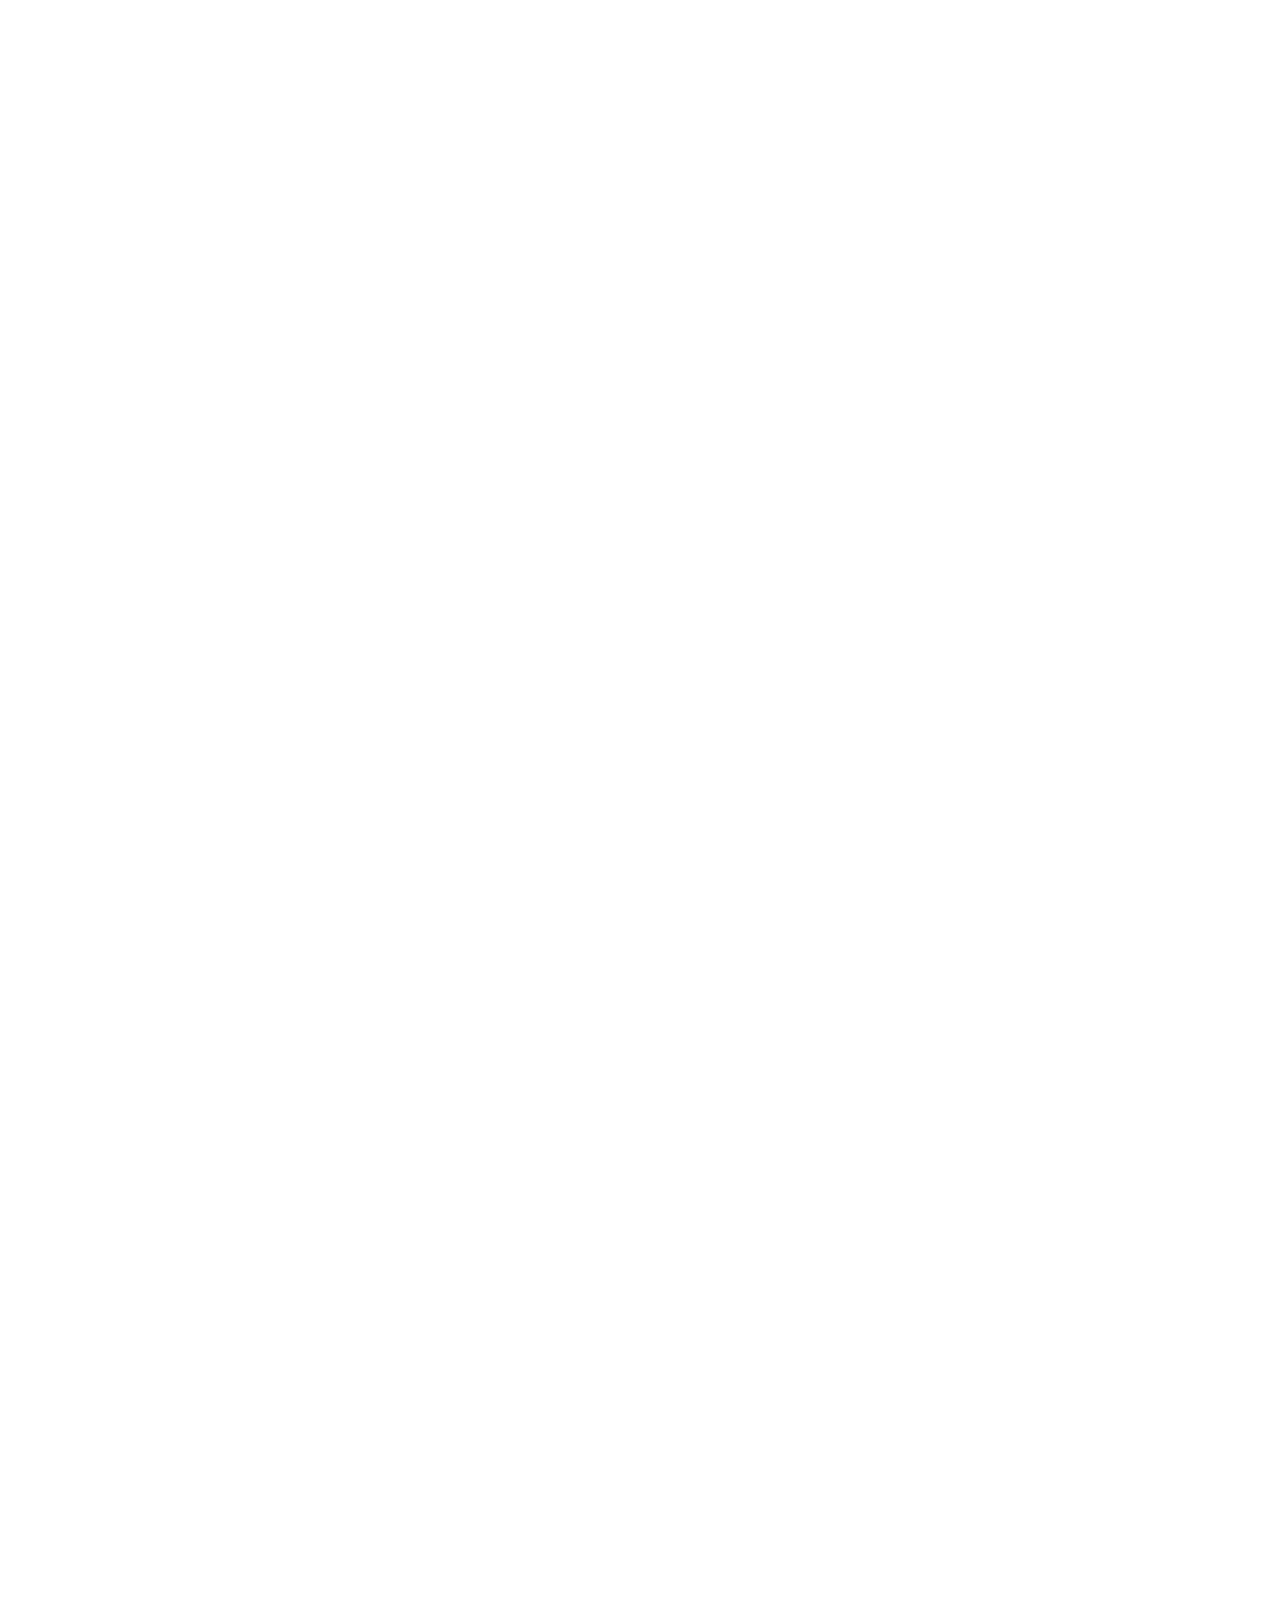
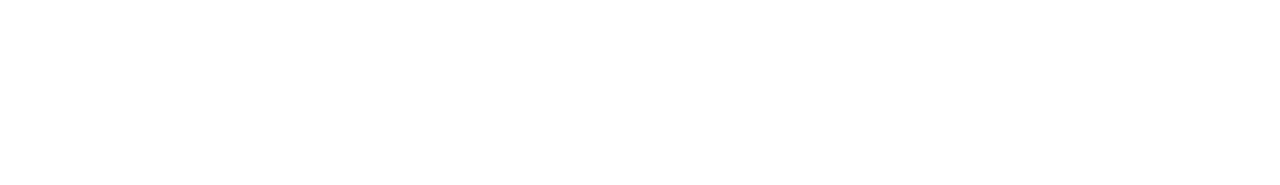
<file: trouver_praticien.html>
<!DOCTYPE html>
<html lang="fr">
<head>
  <meta charset="UTF-8" />
  <meta name="viewport" content="width=device-width, initial-scale=1.0" />
  <title>Maquette - StopTCA</title>
  <link href="https://fonts.googleapis.com/css2?family=Montserrat:wght@400;600;700&display=swap" rel="stylesheet">
  <link rel="stylesheet" href="trouver_praticien.css" />
</head>
<body>
  <header class="navbar">
    <div class="logo">
      <a href="index.html"><img src="image/StopTCA-2.png" /></a>
    </div>
    <div class="menu-toggle" id="menu-toggle">&#9776;</div>
    <nav>
      <ul>
        <li><a href="#">À propos</a></li>
        <li><a href="#">Tarifs</a></li>
        <li><a href="#">Blog</a></li>
        <li><a href="#">Rejoindre notre équipe</a></li>
      </ul>
    </nav>
  
    <div class="nav-buttons">
      <a href="trouver_praticien.html"><button class="btn-patient">Trouver un praticien</button></a>
      <a href="Connexion.html"><button class="btn-neutral">Se connecter</button></a>
  
      <!-- Bouton de traduction Google (personnalisé) -->
      <div id="google_translate_element" class="translate-widget"></div>
    </div>
  </header>
  <!--TROUVER PRATICIEN-->
  <section class="search-container">
        <h1 class="title">Trouvez votre praticien</h1><br>
        
        <div class="search-bar">
          <input type="text" placeholder="Nom, spécialité..." />
          <select>
            <option disabled selected>Trier par</option> <br>
            <option>Disponibilité</option><br>
            <option>Nom</option><br>
            <option>Ne pas afficher les praticiens qui ne prenent pas de nouveau patient</option>
          </select>
        </div>
        <!-- Boutons d'ouverture -->
<div class="text-center" style="text-align: center; margin-top: 1.5rem;">
  <button class="button" onclick="document.getElementById('modal1').style.display='flex'">
    📘 Comment prendre rendez-vous ?
  </button>
  <button class="button" onclick="document.getElementById('modal2').style.display='flex'">
    📘 Comment déplacer ou annuler un rendez-vous ?
  </button>
</div>

<!-- Modal 1 -->
<div class="modal" id="modal1" onclick="if(event.target == this) this.style.display='none'">
  <div class="modal-content">
    <button class="modal-close" onclick="document.getElementById('modal1').style.display='none'">&times;</button>
    <h2>Comment prendre rendez-vous ?</h2>
    <ol>
      <li>Allez sur la page de nos praticiens et <strong>sélectionnez</strong> notre expert.</li>
      <li><strong>Réservez</strong> votre rendez-vous depuis le profil du praticien, selon les disponibilités affichées sur son calendrier en ligne.</li>
      <li><strong>Payez en ligne</strong> par carte bancaire dans un espace sécurisé.</li>
      <li><strong>Confirmation par courriel</strong> de votre rendez-vous.</li>
      <li><strong>Le praticien vous contacte à l'heure du rendez-vous</strong> ou vous cliquez sur le lien de visioconférence (si vous avez choisi l’option visiophonique).</li>
      <li>Si rendez-vous par <strong>visioconférence</strong>, <strong>le lien est dans le courriel de confirmation</strong> et dans votre espace patient.</li>
    </ol>
    <p style="margin-top: 10px; font-size: 0.9em;">Aucune installation particulière n’est nécessaire, sauf une bonne connexion internet.</p>
  </div>
</div>

<!-- Modal 2 -->
<div class="modal" id="modal2" onclick="if(event.target == this) this.style.display='none'">
  <div class="modal-content">
    <button class="modal-close" onclick="document.getElementById('modal2').style.display='none'">&times;</button>
    <p><strong>Si vous souhaitez annuler ou déplacer votre rendez-vous dans un délai supérieur à 48 heures</strong> avant la séance prévue, vous pouvez le faire <strong>directement depuis votre espace personnel</strong>.</p>
    <p>En cas <strong>d'annulation</strong> dans ce délai (délai supérieur à 48 heures), vous serez automatiquement <strong>remboursé intégralement</strong>.</p>
    <p>Pour toute demande effectuée <strong>moins de 48 heures</strong> avant la séance prévue, <strong>aucun remboursement ni report ne sera possible</strong>.</p>

    <div style="display: flex; gap: 30px; margin-top: 30px; flex-wrap: wrap;">
      <div style="flex: 1; min-width: 250px;">
        <h3 style="color: #ff8080;">Déplacer mon rendez-vous</h3>
        <ol style="padding-left: 20px;">
          <li>Accédez à votre espace membre.</li>
          <li>Cliquez sur le tableau de bord.</li>
          <li>Consultez les prochains rendez-vous programmés.</li>
          <li>Dans la ligne correspondant à votre rendez-vous, repérez le champ <strong>‘MODIFIER’</strong> et choisissez un nouveau créneau selon les disponibilités du praticien.</li>
          <li>Veuillez noter que cette fonction est disponible <strong>uniquement pour les rendez-vous prévus dans plus de 48 heures</strong> et qu’il n’est <em>pas possible de déplacer un rendez-vous plus de deux fois</em>.</li>
        </ol>
      </div>
      <div style="flex: 1; min-width: 250px;">
        <h3 style="color: #ff8080;">Annuler mon rendez-vous</h3>
        <ol style="padding-left: 20px;">
          <li>Rendez-vous dans votre espace membre.</li>
          <li>Accédez au tableau de bord.</li>
          <li>Consultez les prochains rendez-vous à venir.</li>
          <li>Sur la ligne correspondant à votre rendez-vous, repérez le champ <strong>‘MODIFIER’</strong>.</li>
          <li>Cliquez sur <strong>‘ANNULER’</strong>. Veuillez noter que cette fonction est disponible <strong>uniquement pour les rendez-vous prévus dans plus de 48 heures</strong>.</li>
        </ol>
      </div>
    </div>
  </div>
</div>
  </section>
  <!--LISTE PRATICIEN-->
  <section class="practitioner-list">
    <div class="practitioner-card">
        <img src="image/1718032082.webp" alt="MARINE DUNIER">
        <div class="info">
          <h3>MARINE DUNIER</h3>
          <p>Psychanalyste</p>
          <div class="buttons">
            <a href="profil-praticien.html#rdv-section"><button class="btn-secondary">Prendre rendez-vous</button></a>
            <a href="profil-praticien.html"><button class="btn-secondary">Accéder au profil</button></a>
          </div>
        </div>
      </div>
      
      <div class="practitioner-card">
        <img src="image/1664980552.jpg" alt="VALENTIN PEROUZE">
        <div class="info">
          <h3>VALENTIN PEROUZE</h3>
          <p> Psychanalyste et Psychogénéalogiste</p>
          <div class="buttons">
            <a href="profil-praticien.html#rdv-section"><button class="btn-secondary">Prendre rendez-vous</button></a>
            <a href="profil-praticien.html"><button class="btn-secondary">Accéder au profil</button></a>
          </div>
        </div>
      </div>
    
      <div class="practitioner-card">
        <img src="image/1659635121.jpg" alt="MARYLINE PAOLI DIDRY">
        <div class="info">
          <h3>MARYLINE PAOLI DIDRY</h3>
          <p>Diététicienne Nutritionniste</p>
          <div class="buttons">
            <a href="profil-praticien.html#rdv-section"><button class="btn-secondary">Prendre rendez-vous</button></a>
            <a href="profil-praticien.html"><button class="btn-secondary">Accéder au profil</button></a>
          </div>
        </div>
      </div>

      <div class="practitioner-card">
        <img src="image/1739214945.webp" alt="CAMILLE COSTE NGUYEN">
        <div class="info">
          <h3>CAMILLE COSTE NGUYEN</h3>
          <p>Diététicienne Comportementale</p>
          <div class="buttons">
            <a href="profil-praticien.html#rdv-section"><button class="btn-secondary">Prendre rendez-vous</button></a>
            <a href="profil-praticien.html"><button class="btn-secondary">Accéder au profil</button></a>
          </div>
        </div>
      </div>

      <div class="practitioner-card">
        <img src="image/1715757844.webp" alt="ALIZÉE PERRIN">
        <div class="info">
          <h3>ALIZÉE PERRIN</h3>
          <p>Coach Mindful Eating & Psycho-nutritionniste</p>
          <div class="buttons">
            <a href="profil-praticien.html#rdv-section"><button class="btn-secondary">Prendre rendez-vous</button></a>
            <a href="profil-praticien.html"><button class="btn-secondary">Accéder au profil</button></a>
          </div>
        </div>
      </div>

      <div class="practitioner-card">
        <img src="image/1724771682.webp" alt="CAROLINE FOUTRY">
        <div class="info">
          <h3>CAROLINE FOUTRY</h3>
          <p>Psychologue clinicienne</p>
          <div class="buttons">
            <a href="profil-praticien.html#rdv-section"><button class="btn-secondary">Prendre rendez-vous</button></a>
            <a href="profil-praticien.html"><button class="btn-secondary">Accéder au profil</button></a>
          </div>
        </div>
      </div>

      <div class="practitioner-card">
        <img src="image/1701780770.jpg" alt="CLAIRE ANDURAND">
        <div class="info">
          <h3>CLAIRE ANDURAND</h3>
          <p>Psychologue</p>
          <div class="buttons">
            <a href="profil-praticien.html#rdv-section"><button class="btn-secondary">Prendre rendez-vous</button></a>
            <a href="profil-praticien.html"><button class="btn-secondary">Accéder au profil</button></a>
          </div>
        </div>
      </div>

      <div class="practitioner-card">
        <img src="image/1726680807.webp" alt="CÉLIA TONDU">
        <div class="info">
          <h3>CÉLIA TONDU</h3>
          <p>Psychologue clinicienne</p>
          <div class="buttons">
            <a href="profil-praticien.html#rdv-section"><button class="btn-secondary">Prendre rendez-vous</button></a>
            <a href="profil-praticien.html"><button class="btn-secondary">Accéder au profil</button></a>
          </div>
        </div>
      </div>

    <div class="pagination">
      <button class="prev">←</button>
      <button class="page active">1</button>
      <button class="page">2</button>
      <button class="page">3</button>
      <button class="next">→</button>
    </div>
  </section>

  <!--RESERVATION APPEL GRATUIT-->
  <section class="reservation-section">
    <div class="reservation-box">
      <h2><em>Ensemble</em> trouvons l'accompagnement qui vous convient</h2>
      <p>Réservez un appel gratuit de 15 minutes avec Céline, fondatrice de StopTCA, pour discuter de vos besoins et trouver l'accompagnement idéal.</p>
      <a href="#" class="cta-button">Réserver un appel gratuit</a>
    </div>
  </section>
  
  <!--INFOS-->
  <section class="info-section">
    <div class="info-box">
      <div class="info-text">
        <p class="small">Pour notre communauté de patients et leurs proches</p>
        <h3>Sur StopTCA, trouvez <em>l’aide</em> qui vous convient</h3>
        <p>StopTCA propose une approche intégrative, personnalisée et bienveillante pour aider chacun à surmonter les troubles du comportement alimentaire.</p>
        <a href="#" class="secondary-button">En savoir plus</a>
      </div>
    </div>
  </section>
  
    <!--NEWSLETTER-->
<section class="newsletter-section">
    <div class="newsletter-container">
      <div class="newsletter-left">

      <div class="newsletter-right">
        <h3>Inscrivez-vous à notre<br>Newsletter</h3>
        <form class="newsletter-form">
          <input type="email" placeholder="Saisissez votre email" required>
          <label class="info-note">
            <input type="checkbox"> Aucune information ne sera divulguée à tiers
          </label>
          <button type="submit">📩 Souscrire</button>
        </form>
      </div>
    </div>
  </section>
  
    </main>
   
  
   <!--FOOTER-->
    <footer class="footer">
        <div class="footer-content">
          <div class="footer-column">
            <h3>Explorez</h3>
            <ul>
              <li><a href="#">A propos</a></li>
              <li><a href="#">Tarifs</a></li>
              <li><a href="#">Blogs</a></li>
              <li><a href="#">Se connecter</a></li>
            </ul>
          </div>
          <div class="footer-column">
            <h3>Aide</h3>
            <ul>
              <li><a href="FAQ.html">Foire aux questions</a></li>
              <li><a href="#">Nos champs d’actions</a></li>
              <li><a href="#">Céline, la fondatrice</a></li>
              <li><a href="#">Rejoindre notre équipe</a></li>
            </ul>
          </div>
          <div class="footer-column">
            <h3>Presse</h3>
            <ul>
              <li><a href="#">Communiqué de presse</a></li>
              <li><a href="#">Dossier de presse</a></li>
              <li><a href="#">Kit média StopTCA</a></li>
              <li><a href="#">Les entrevues</a></li>
            </ul>
          </div>
          <div class="footer-column">
            <h3>Plateforme</h3>
            <ul>
              <li><a href="#">Conditions générales d’utilisations</a></li>
              <li><a href="#">Mentions légales et politique de confidentialité</a></li>
              <li><a href="#">Espace de préférences des 🍪</a></li>
              <li><a href="#">Contact</a></li>
            </ul>
          </div>
        </div>        
        
        <div class="footer-bottom">
          <div class="social-icons">
            <a href="#"><img src="image/icons8-facebook-nouveau.svg" alt="Facebook" /></a>
            <a href="#"><img src="image/icons8-instagram-3.svg" alt="Instagram" /></a>
            <a href="#"><img src="image/icons8-tiktok-3.svg" alt="TikTok" /></a>
            <a href="#"><img src="image/icons8-whatsapp.svg" alt="WhatsApp" /></a>
          </div>
  
          <p>Tous droits réservés 2024 © StopTCA ensemble franchissons le pas</p>
        </div>
    </footer>
    <script>
      /*=============================header ================== */
const menuToggle = document.querySelector('.menu-toggle');
const nav = document.querySelector('nav');
menuToggle.addEventListener('click', function() {
  nav.classList.toggle('active');
});

    </script>
  </body>
  </html>
</file>
<file: connexion.css>
* {
  margin: 0;
  padding: 0;
  box-sizing: border-box;
}

html, body {
  height: 100%;
  overflow-x: hidden;
  font-family: 'Montserrat', sans-serif;
  background-color: #ffffff;
  color: #333;
  line-height: 1.6;
}

/* HEADER */
.navbar {
  display: flex;
  justify-content: space-between;
  align-items: center;
  padding: 25px 60px;
  background-color: white;
  position: sticky;
  top: 0;
  z-index: 1000;
  box-shadow: 0 2px 12px rgba(0, 0, 0, 0.05);
}

.logo img {
  max-height: 50px;
}

nav ul {
  display: flex;
  list-style: none;
  gap: 30px;
}

nav a {
  text-decoration: none;
  color: #6EC4D8;
  font-weight: 500;
  position: relative;
  transition: color 0.3s ease;
}

nav a::after {
  content: '';
  display: block;
  height: 2px;
  width: 0%;
  background-color: #6EC4D8;
  transition: width 0.3s ease;
  position: absolute;
  bottom: -5px;
  left: 0;
}

nav a:hover {
  color: #9ddbe8;
}

nav a:hover::after {
  width: 100%;
}

.nav-buttons {
  display: flex;
  align-items: center;
}

.nav-buttons button {
  margin-left: 15px;
  padding: 10px 20px;
  border-radius: 25px;
  font-weight: 600;
  font-family: 'Montserrat', sans-serif;
  cursor: pointer;
  transition: all 0.3s ease;
}

/* Bouton pour patients */
.btn-patient {
  background: linear-gradient(to right, #FA7C92, #f69dac);
  color: white;
  border: none;
  box-shadow: 0px 4px 8px rgba(0, 0, 0, 0.1);
}

.btn-patient:hover {
  transform: scale(1.05);
  box-shadow: 0px 6px 12px rgba(0, 0, 0, 0.15);
}

/* Bouton fonction neutre */
.btn-neutral {
  background: transparent;
  border: 2px solid #9ddbe8;
  color: #9ddbe8;
}

.btn-neutral:hover {
  background-color: #9ddbe8;
  color: white;
}

.translate-widget {
  margin-left: 15px;
  font-family: 'Montserrat', sans-serif;
  font-size: 14px;
}

.translate-widget select {
  font-weight: 500;
  cursor: pointer;
  padding: 5px;
  appearance: none;
  outline: none;
}

/* Optionnel : supprimer logo Google */
.goog-logo-link,
.goog-te-gadget span {
  display: none !important;
}

/* Réduire espace du widget */
.goog-te-gadget {
  font-size: 0 !important;
}

/* Menu burger caché par défaut */
.menu-toggle {
  display: none;
  font-size: 28px;
  cursor: pointer;
  margin-left: 20px;
}

/* Responsive Navbar */
@media (max-width: 1024px) {
  .navbar {
    padding: 20px 30px;
  }

  .logo img {
    max-height: 45px;
  }

  nav ul {
    gap: 20px;
  }

  .nav-buttons button {
    padding: 8px 16px;
  }

  .translate-widget select {
    font-size: 12px;
  }
}

/* Mobile First (<=768px) */
@media (max-width: 768px) {
  .navbar {
    flex-wrap: wrap;
    padding: 15px 30px;
  }

  .logo img {
    max-height: 40px;
  }

  nav ul {
    display: flex;
    flex-direction: column;
    gap: 15px;
    width: 100%;
    padding: 0;
    align-items: center;
    margin-top: 10px;
  }

  .nav-buttons {
    width: 100%;
    flex-direction: row;
    justify-content: center;
    flex-wrap: wrap;
    gap: 10px;
    margin-top: 15px;
  }

  .nav-buttons button {
    flex: 1 1 auto;
    max-width: 200px;
    text-align: center;
  }

  .menu-toggle {
    display: block;
  }

  nav {
    width: 100%;
    display: none;
    flex-direction: column;
  }

  nav.active {
    display: flex;
  }
}

@media (max-width: 576px) {
  .navbar {
    padding: 10px 20px;
  }

  nav ul {
    gap: 10px;
  }

  .nav-buttons button {
    font-size: 14px;
    padding: 8px 14px;
  }

  .logo img {
    max-height: 35px;
  }

  .translate-widget select {
    font-size: 12px;
  }
}

@media (max-width: 480px) {
  .cta-buttons {
    flex-direction: column;
    align-items: center;
  }

  .cta .btn {
    width: 100%; /* Les boutons prennent toute la largeur */
    max-width: 300px;
  }
}
/* connection */
.section-container {
  display: flex;
  flex-direction: row;
}

.section {
  flex: 1;
  display: flex;
  justify-content: center;
  align-items: center;
  padding: 40px 20px;
  flex-direction: column;
}

.praticien {
  background:  linear-gradient(96.14deg, #FA7C92 -10.84%, #FFF7C0 146.74%) ;
  color: #FA7C92;
}

.patient {
  background: linear-gradient(96.14deg, #6EC4D8 -10.84%, #FFF7C0 146.74%);
  color: #6EC4D8;
}

.separator {
  width: 1px;
  background-color: #ccc;
}

.section-title {
  font-size: 24px;
  font-weight: bold;
  margin-bottom: 20px;
  color: #ffffff;
}

.logo-img {
  max-width: 160px;
  margin-bottom: 20px;
}

.login-box {
  background: white;
  border-radius: 16px;
  box-shadow: 0 4px 20px rgba(0,0,0,0.1);
  padding: 40px 30px;
  width: 100%;
  max-width: 350px;
  text-align: center;
}

.login-box h2 {
  margin-bottom: 10px;
}

.login-box input[type="email"],
.login-box input[type="password"] {
  width: 100%;
  padding: 12px;
  margin: 10px 0;
  border: 1px solid #ccc;
  border-radius: 8px;
}

.login-box label {
  display: block;
  margin-top: 10px;
  font-size: 14px;
}

.login-box a {
  display: block;
  margin-top: 10px;
  font-size: 14px;
  color: inherit;
  text-decoration: none;
}

.login-box a:hover {
  text-decoration: underline;
}

.login-box button {
  width: 100%;
  padding: 12px;
  border: none;
  border-radius: 30px;
  font-size: 16px;
  color: white;
  cursor: pointer;
  margin-top: 20px;
}

.praticien .login-box button {
  background: linear-gradient(to right, #f78da7, #FA7C92);
}

.patient .login-box button {
  background: linear-gradient(to right, #4dd0e1, #6EC4D8);
}

/* Responsive layout (stack on small screens) */
@media (max-width: 768px) {
  .section-container {
    flex-direction: column;
    height: auto; /* évite problème sur mobile */
  }

  .separator {
    height: 1px;
    width: 100%;
  }

  .section {
    padding: 30px 20px;
  }
}

/* Section mobile par défaut cachée */
.mobile-connexion {
  display: none;
  text-align: center;
  padding: 60px 20px;
}

.mobile-connexion h2 {
  font-size: 28px;
  margin-bottom: 10px;
}

.mobile-connexion p {
  font-size: 16px;
  margin-bottom: 30px;
}

.mobile-button {
  display: block;
  width: 80%;
  max-width: 300px;
  margin: 10px auto;
  padding: 14px;
  font-size: 16px;
  border-radius: 30px;
  text-decoration: none;
  color: white;
  font-weight: bold;
}

.praticien-btn {
  background: linear-gradient(to right, #f78da7, #f06292);
}

.patient-btn {
  background: linear-gradient(to right, #4dd0e1, #26c6da);
}

/* Responsive: tablette et mobile */
@media (max-width: 768px) {
  .section-container {
    display: none;
  }

  .mobile-connexion {
    display: block;
  }
}

/*FOOTER*/
.footer {
    background: linear-gradient(to right, #8dd6e9, #c6e3c1);
    color: white;
    padding: 40px 20px;
    font-family: sans-serif;
  }
  
  .footer-content {
    display: flex;
    flex-wrap: wrap;
    justify-content: space-between;
  }
  
  .footer-column {
    flex: 1 1 200px;
    margin: 10px;
  }
  
  .footer-column h3 {
    font-size: 1.2em;
    margin-bottom: 10px;
  }
  
  .footer-column ul {
    list-style: none;
    padding: 0;
  }
  
  .footer-column ul li {
    margin-bottom: 8px;
  }
  
  .footer-column ul li a {
    text-decoration: none;
    color: white;
    opacity: 0.9;
  }
  
  .footer-column ul li a:hover {
    text-decoration: underline;
  }
  
  .footer-bottom {
    display: flex;
    flex-direction: column;
    align-items: center;
    border-top: 1px solid rgba(255, 255, 255, 0.2);
    padding-top: 20px;
    margin-top: 20px;
  }
  
  .social-icons a {
    margin: 0 10px;
  }
  
  .social-icons img {
    width: 24px;
    height: 24px;
    filter: brightness(0) invert(1);
  }
  .footer .back-to-top {
    margin-top: 15px;
    align-self: flex-end;
    background-color: white;
    color: #5c9e9b;
    border: none;
    padding: 10px 15px;
    border-radius: 25px;
    cursor: pointer;
    font-weight: bold;
    transition: background-color 0.3s;
  }
  
  .footer .back-to-top:hover {
    background-color: #f0f0f0;
  }
</file>
<file: style.css>
* {
    margin: 0;
    padding: 0;
    box-sizing: border-box;
  }
  
html, body {
  margin: 0;
  padding: 0;
  height: 100%;
  overflow-x: hidden;   
  font-family: 'Montserrat', sans-serif;
    background-color: #ffffff;
    color: #333;
    line-height: 1.6;
}

 /* HEADER */
.navbar {
  display: flex;
  justify-content: space-between;
  align-items: center;
  padding: 25px 60px;
  background-color: white;
  position: sticky;
  top: 0;
  z-index: 1000;
  box-shadow: 0 2px 12px rgba(0, 0, 0, 0.05);
}

.logo img {
  max-height: 50px;
}

nav ul {
  display: flex;
  list-style: none;
  gap: 30px;
}

nav a {
  text-decoration: none;
  color: #6EC4D8;
  font-weight: 500;
  position: relative;
  transition: color 0.3s ease;
}

nav a::after {
  content: '';
  display: block;
  height: 2px;
  width: 0%;
  background-color: #6EC4D8;
  transition: width 0.3s ease;
  position: absolute;
  bottom: -5px;
  left: 0;
}

nav a:hover {
  color: #9ddbe8;
}

nav a:hover::after {
  width: 100%;
}

.nav-buttons {
  display: flex;
  align-items: center;
}

.nav-buttons button {
  margin-left: 15px;
  padding: 10px 20px;
  border-radius: 25px;
  font-weight: 600;
  font-family: 'Montserrat', sans-serif;
  cursor: pointer;
  transition: all 0.3s ease;
}

/* Bouton pour patients */
.btn-patient {
  background: linear-gradient(to right, #FA7C92, #f69dac);
  color: white;
  border: none;
  box-shadow: 0px 4px 8px rgba(0, 0, 0, 0.1);
}

.btn-patient:hover {
  transform: scale(1.05);
  box-shadow: 0px 6px 12px rgba(0, 0, 0, 0.15);
}

/* Bouton fonction neutre */
.btn-neutral {
  background: transparent;
  border: 2px solid #9ddbe8;
  color: #9ddbe8;
}

.btn-neutral:hover {
  background-color: #9ddbe8;
  color: white;
}

.translate-widget {
  margin-left: 15px;
  font-family: 'Montserrat', sans-serif;
  font-size: 14px;
}

.translate-widget select {
  font-weight: 500;
  cursor: pointer;
  padding: 5px;
  appearance: none;
  outline: none;
}

/* supprimer logo Google */
.goog-logo-link,
.goog-te-gadget span {
  display: none !important;
}

/* Réduire espace du widget */
.goog-te-gadget {
  font-size: 0 !important;
}

/* Menu burger caché par défaut */
.menu-toggle {
  display: none;
  font-size: 28px;
  cursor: pointer;
  margin-left: 20px;
}

/* Responsive Navbar */
@media (max-width: 1024px) {
  .navbar {
    padding: 20px 30px;
  }

  .logo img {
    max-height: 45px;
  }

  nav ul {
    gap: 20px;
  }

  .nav-buttons button {
    padding: 8px 16px;
  }

  .translate-widget select {
    font-size: 12px;
  }
}

/* Mobile First (<=768px) */
@media (max-width: 768px) {
  .navbar {
    flex-wrap: wrap;
    padding: 15px 30px;
  }

  .logo img {
    max-height: 40px;
  }

  nav ul {
    display: flex;
    flex-direction: column;
    gap: 15px;
    width: 100%;
    padding: 0;
    align-items: center;
    margin-top: 10px;
  }

  .nav-buttons {
    width: 100%;
    flex-direction: row;
    justify-content: center;
    flex-wrap: wrap;
    gap: 10px;
    margin-top: 15px;
  }
  
  .nav-buttons button {
    flex: 1 1 auto;
    max-width: 200px;
    text-align: center;
  }
  

  .nav-buttons button,
  .translate-widget {
    margin-left: 0;
    margin-top: 10px;
  }

  .menu-toggle {
    display: block;
  }

  nav {
    width: 100%;
    display: none;
    flex-direction: column;
  }

  nav.active {
    display: flex;
  }
}

@media (max-width: 576px) {
  .navbar {
    padding: 10px 20px;
  }

  nav ul {
    gap: 10px;
  }

  .nav-buttons button {
    font-size: 14px;
    padding: 8px 14px;
  }

  .logo img {
    max-height: 35px;
  }

  .translate-widget select {
    font-size: 12px;
  }
}
@media (max-width: 480px) {
  .cta-buttons {
    flex-direction: column;
    align-items: center;
  }
  
  .cta .btn {
    width: 100%; 
    max-width: 300px;
  }
}


/* ==========--------------PAGE PRINCIPAL-----------=================*/

  /*PAGE ACCEUIL*/
  .hero {
    display: flex;
    justify-content: space-between;
    align-items: center;
    padding: 60px;
  }
  
  .text-column {
    width: 55%;
  }
  
  .text-column h1 {
    font-size: 38px;
    color: #6EC4D8;
    font-weight: 400;
    line-height: 1.4;
  }
  
  .highlight {
    font-weight: 700;
    color: #6EC4D8;
    display: inline-block;
    margin-top: 10px;
  }
  
  .intro {
    margin: 30px 0;
    font-size: 18px;
    color: #555;
  }
  
  hr {
    margin: 25px 0;
    border: none;
    border-top: 1px solid #ccc;
  }
  
  .ctar {
    font-size: 16px;
    color: #444;
    margin-bottom: 25px;
  }
  
  .btn-large {
    background: linear-gradient(to right, #6EC4D8, #9ddbe8);
    color: white;
    border: none;
    padding: 15px 28px;
    border-radius: 30px;
    font-size: 16px;
    font-weight: 600;
    cursor: pointer;
    box-shadow: 0 4px 10px rgba(0,0,0,0.1);
  }
  
  .image-column {
    width: 40%;
    text-align: center;
  }
  
  .image-column img {
    width: 100%;
    max-width: 350px;
  }
  .footer-below-image {
  margin-top: 20px;
  text-align: center;
  font-size: 20px;
  color: #6EC4D8;
  font-style: italic;
}

  /*FLECHES APPEL GRATUIT*/
  .button-container {
  position: relative;
  display: inline-block;
  margin-top: 20px;
}

.arrow {
    position: absolute;
    right: -70px;
    top: -10px; 
    width: 60px;
    transform: rotate(20deg);
  }

/* ---Responsive : page accueil------- */
@media (max-width: 992px) {
  .hero {
    flex-direction: column;
    padding: 40px 20px;
    text-align: center;
  }

  .text-column,
  .image-column {
    width: 100%;
  }

  .text-column h1 {
    font-size: 32px;
  }

  .intro {
    font-size: 16px;
  }

  .ctar,
  .btn-large {
    font-size: 15px;
  }

  .arrow {
    position: relative;
    display: block;
    margin: 0 auto -10px;
    transform: rotate(90deg); 
    width: 40px;
    height: auto;
  }
}
  

@media (max-width: 576px) {
  .text-column h1 {
    font-size: 26px;
  }

  .btn-large {
    width: 100%;
    padding: 14px;
  }

  .footer-below-image {
    font-size: 18px;
  }

  .arrow {
    transform: rotate(90deg);
    width: 30px;
    margin-top: 15px;
    margin: 0 auto -20px;
  }
}


/*CHIFFRE*/
  .stats-section {
    background-color: #d9fafa; 
    display: flex;
    justify-content: center;
    align-items: center;
    gap: 40px;
    padding: 40px 20px;
    flex-wrap: wrap;
  }
  
  .stat {
    text-align: center;
  }
  
  .stat-number {
    font-size: 32px;
    font-weight: 600;
    color: #1a1a1a;
    margin: 0;
  }
  
  .stat-label {
    font-size: 14px;
    color: #1a1a1a;
    margin-top: 8px;
  }
  
  .dot {
    font-size: 30px;
    color: #1a1a1a;
    opacity: 0.5;
  }

  /* À partir de 1024px */
@media (max-width: 1024px) {
  .stats-section {
    padding: 35px 20px;
  }

  .stat-number {
    font-size: 28px;
  }

  .stat-label {
    font-size: 13px;
  }

  .dot {
    font-size: 28px;
  }
}

/* Mobile First (<=768px) */
@media (max-width: 768px) {
  .stats-section {
    padding: 30px 15px;
    gap: 30px;
  }

  .stat-number {
    font-size: 24px;
  }

  .stat-label {
    font-size: 12px;
  }

  .dot {
    font-size: 24px;
  }
}

/* Mobile (<=576px) */
@media (max-width: 576px) {
  .stats-section {
    padding: 25px 10px;
    gap: 20px;
  }

  .stat-number {
    font-size: 22px;
  }

  .stat-label {
    font-size: 11px;
  }

  .dot {
    font-size: 22px;
  }
}
/*STOPTCA EST UNIQUE*/ 

.accompagnement-section {
  display: flex;
  justify-content: space-between;
  align-items: center;
  padding: 60px;
  border-radius: 24px;
  gap: 60px;
}

.text-column {
  width: 55%;
}

.text-column h2 {
  font-size: 34px;
  color: #6EC4D8;
  font-weight: 400;
  line-height: 1.4;
}

.highlight {
  font-weight: 700;
  color: #6EC4D8;
  display: inline-block;
  margin-top: 10px;
}

.intro {
  margin: 30px 0;
  font-size: 18px;
  color: #555;
}

.accompagnement-section .cards-column {
  width: 40%;
  display: flex;
  flex-direction: column;
  gap: 16px;
  align-items: center;
}

.accompagnement-section .card {
  display: flex;
  align-items: flex-start;
  max-width: 400px;
  width: 100%;
  background-color: white;
  border-left: 5px solid transparent;
  border-radius: 16px;
  padding: 24px 20px;
  box-shadow: 0 4px 12px rgba(0, 0, 0, 0.04);
  transition: transform 0.2s ease, box-shadow 0.2s ease;
  min-height: 140px;
}

.accompagnement-section.card h3 {
  font-size: 16px;
  margin: 0 0 8px;
  color: #222;
  font-weight: 600;
  line-height: 1.4;
}

.accompagnement-section .card p {
  font-size: 13px;
  color: #555;
  margin: 0;
  line-height: 1.6;
}

.accompagnement-section .cards-column {
  width: 45%;
  display: flex;
  flex-direction: column;
  gap: 20px;
  align-items: flex-start;
}

.accompagnement-section .card:hover {
  transform: translateY(-4px);
  box-shadow: 0 6px 20px rgba(0, 0, 0, 0.08);
}

.card.patient {
  border-left-color: #FA7C92;
}

.card.praticien {
  border-left-color: #6EC4D8;
}

.card.fondatrice {
  border-left-color: #66AB8C;
}

.icon-img {
  width: 36px;
  height: 36px;
  margin-right: 12px;
  flex-shrink: 0;
}

/* Bouton & flèche */
.btn-large {
  background: linear-gradient(to right, #6EC4D8, #9ddbe8);
  color: white;
  border: none;
  padding: 15px 28px;
  border-radius: 30px;
  font-size: 16px;
  font-weight: 600;
  cursor: pointer;
  box-shadow: 0 4px 10px rgba(0, 0, 0, 0.1);
}

.button-container {
  position: relative;
  display: inline-block;
  margin-top: 20px;
}

.button-container .arrow {
  position: absolute;
  right: -70px;
  top: -10px;
  width: 60px;
  transform: rotate(20deg);
}



/* À partir de 1024px */
@media (max-width: 1024px) {
  .accompagnement-section {
    flex-direction: column;
    padding: 40px 20px;
    gap: 40px;
  }

  .text-column {
    width: 100%;
  }

  .accompagnement-section .cards-column {
    width: 100%;
  }

  .accompagnement-section .card {
    max-width: 350px;
    margin: 0 auto;
    padding: 20px 16px;
  }

  .accompagnement-section .card:hover {
    transform: translateY(-2px);
  }

  .btn-large {
    width: 100%;
    padding: 12px 24px;
  }
}

/* Mobile First (<=768px) */
@media (max-width: 768px) {
  .accompagnement-section {
    flex-direction: column;
    padding: 30px 15px;
    gap: 30px;
  }

  .text-column {
    width: 100%;
  }

  .accompagnement-section .cards-column {
    width: 100%;
    gap: 25px;
  }

  .accompagnement-section .card {
    max-width: 100%;
    padding: 16px 12px;
    margin: 0 auto;
  }

  .accompagnement-section .card h3 {
    font-size: 14px;
  }

  .accompagnement-section .card p {
    font-size: 12px;
  }

  .btn-large {
    width: 100%;
    padding: 14px 24px;
  }

  .icon-img {
    width: 30px;
    height: 30px;
    margin-right: 10px;
  }
}

/* Mobile (<=576px) */
@media (max-width: 576px) {
  .accompagnement-section {
    padding: 20px 10px;
  }

  .accompagnement-section .card {
    max-width: 100%;
    padding: 14px 10px;
  }

  .accompagnement-section .card h3 {
    font-size: 12px;
  }

  .accompagnement-section .card p {
    font-size: 11px;
  }

  .btn-large {
    padding: 12px 22px;
    font-size: 14px;
  }

  .button-container .arrow {
    width: 50px;
    right: -50px;
    top: -5px;
  }
}

  
/*COMMENT SA MARCHE*/
.how-it-works {
  padding: 80px 60px;
  background: linear-gradient(to bottom right, #f9f9f9, #f1f8f9);
  border-radius: 24px;
  text-align: center;
}

.how-text h2 {
  font-size: 34px;
  color: #84cfc4;
  font-weight: 400;
}

.how-text .subtitle {
  font-size: 18px;
  color: #666;
  margin-top: 10px;
  margin-bottom: 50px;
}

.steps {
  display: flex;
  justify-content: center;
  gap: 50px;
  flex-wrap: wrap;
}

.step {
  display: flex;
  justify-content: center;
  align-items: center;
  position: relative;
  transition: transform 0.3s ease;
}

.step:hover {
  transform: translateY(-6px);
}

.circle {
  width: 280px;
  height: 280px;
  background: radial-gradient(circle, #ffffff 60%, #f4f9f9 100%);
  border-radius: 50%;
  padding: 30px 24px;
  box-shadow: 0 8px 20px rgba(0, 0, 0, 0.06);
  text-align: center;
  display: flex;
  flex-direction: column;
  justify-content: center;
  border: 4px solid transparent;
  transition: box-shadow 0.3s ease, border-color 0.3s ease;
}

/* Couleurs de bordure par type */
.step.patient .circle {
  border-color: #6EC4D8;
}

.step.praticien .circle {
  border-color: #FA7C92;
}

.step.fondatrice .circle {
  border-color: #66AB8C;
}

/* Typo et espacement */
.circle h3 {
  font-size: 15px;
  color: #666;
  font-weight: 600;
  margin-bottom: 10px;
  text-transform: uppercase;
  letter-spacing: 0.5px;
}

.circle .title {
  font-size: 18px;
  color: #333;
  font-weight: 700;
  margin-bottom: 10px;
  line-height: 1.4;
}

.circle .desc {
  font-size: 14px;
  color: #555;
  line-height: 1.5;
}

/* Mobile responsive */
@media (max-width: 768px) {
  .circle {
    width: 220px;
    height: 220px;
    padding: 20px;
  }

  .circle .title {
    font-size: 16px;
  }

  .circle .desc {
    font-size: 13px;
  }
}

  
/* Section des témoignages */
.testimonials-section {
  text-align: center;
  background: #f9f9f9;
  padding: 80px 20px;
  position: relative;
}
.elfsight-app-7eb4c059-2bf5-4d46-b4ee-ca2a2ff301c3{
    height: fit-content;
}

.testimonials-section .subtitle {
  color: #5dbcb2;
  font-weight: 600;
  font-size: 1.2rem;
  margin-bottom: 10px;
  text-transform: uppercase;
  letter-spacing: 1px;
}

.testimonials-section .main-title {
  font-size: 2.6rem;
  font-weight: 700;
  line-height: 1.3;
  color: #333;
  margin-bottom: 20px;
}

.testimonials-section .description {
  font-size: 1rem;
  color: #777;
  margin-bottom: 40px;
  font-style: italic;
}

.testimonial-carousel {
  position: relative;
  overflow: hidden;
  max-width: 900px; 
  margin: 0 auto;
}

.testimonial-track {
  display: flex;
  gap: 30px;
  padding: 10px;
  transition: transform 0.5s ease-in-out;
}

.testimonial-card {
  display: flex;
  flex-direction: column; 
  justify-content: space-between; 
  align-items: flex-start; 
  width: 280px; 
  background: #fff;
  border-radius: 15px;
  padding: 20px;
  box-shadow: 0 8px 20px rgba(0, 0, 0, 0.1);
  flex-shrink: 0;
  text-align: left;
  height: 100%; 
  transition: transform 0.3s ease, box-shadow 0.3s ease;
}

.testimonial-card:hover {
  transform: translateY(-8px); 
  box-shadow: 0 12px 24px rgba(0, 0, 0, 0.15);
}

.testimonial-card .author {
  font-weight: 700;
  color: #333;
  font-size: 1rem;
  margin-bottom: 5px;
}

.testimonial-card .stars {
  color: #fbbf24;
  font-size: 1.4rem;
  margin-bottom: 10px;
}

.testimonial-card .date {
  font-size: 0.85rem;
  color: #aaa;
  margin-bottom: 10px;
}

.testimonial-card .text {
  font-size: 1rem;
  color: #444;
  line-height: 1.5;
  margin-bottom: 15px;
}

.testimonial-card .visit {
  font-size: 0.85rem;
  color: #999;
  font-style: italic;
}

/* Flèches de navigation */
.testimonials-section .nav {
  position: absolute;
  top: 50%;
  transform: translateY(-50%);
  background: #fff;
  border: none;
  font-size: 2.5rem; 
  color: #5dbcb2;
  padding: 15px; 
  cursor: pointer;
  z-index: 1;
  border-radius: 50%;
  box-shadow: 0 4px 8px rgba(0, 0, 0, 0.1);
  transition: background 0.3s ease, box-shadow 0.3s ease;
}

.testimonials-section .nav:hover {
  background: #e0f5f2;
  box-shadow: 0 6px 12px rgba(0, 0, 0, 0.15);
}

.testimonials-section .nav.prev {
  left: -35px; 
}

.testimonials-section .nav.next {
  right: -35px; 
}

/* Carrousel - Mobile responsive */
@media (max-width: 768px) {
  .testimonial-card {
    width: 250px; 
  }

  .testimonials-section .main-title {
    font-size: 2.2rem;
  }

  .testimonials-section .subtitle {
    font-size: 1rem;
  }

  .testimonials-section .description {
    font-size: 0.95rem;
  }
}


  
/*temoignage video*/

.video-testimonial {
  text-align: center;
  padding: 100px 20px;
  background-color: #f7fdfd;
}

.video-testimonial h2 {
  color: #5dbcb2;
  font-style: italic;
  font-size: 2rem;
  margin-bottom: 40px;
  font-weight: 600;
}

.video-wrapper {
  max-width: 480px;
  margin: 0 auto 30px;
  position: relative;
  overflow: hidden;
  border-radius: 16px;
  box-shadow: 0 10px 24px rgba(0, 0, 0, 0.08);
}

.video-wrapper iframe {
  width: 100%;
  height: 100%;
  aspect-ratio: 16 / 9;
  border: none;
  border-radius: 16px;
}

.video-testimonial .caption {
  font-style: italic;
  color: #777;
  font-size: 1rem;
}

/* SECTION FONDATRICE */
.founder-section.styled-section {
  padding: 80px 60px;
  background: #ffffff;
  border-radius: 24px;
  text-align: center;
}

.founder-content.styled-content {
  display: flex;
  justify-content: center;
  align-items: center;
  gap: 50px;
  flex-wrap: wrap;
  text-align: left;
}

.founder-photo img {
  width: 250px;
  height: 250px;
  border-radius: 50%;
  object-fit: cover;
  box-shadow: 0 8px 20px rgba(0, 0, 0, 0.1);
}

.founder-text {
  max-width: 600px;
}

.founder-text h2 {
  font-size: 34px;
  font-weight: 700;
  margin-bottom: 20px;
  color: #333;
}

.founder-text h2 span {
  color: #84cfc4;
}

.founder-text p {
  font-size: 1rem;
  line-height: 1.6;
  color: #666;
  margin-bottom: 20px;
}

.badges-cards {
  display: flex;
  gap: 20px;
  flex-wrap: wrap;
  margin: 30px 0;
  justify-content: flex-start;
}

.badge-card {
  background: #ffffff;
  color: #2a615a;
  padding: 14px 24px;
  border-radius: 12px;
  font-weight: 600;
  font-size: 0.95rem;
  box-shadow: 0 4px 12px rgba(0, 0, 0, 0.06);
  transition: transform 0.3s ease, box-shadow 0.3s ease;
  border-left: 6px solid #5dbcb2;
}

.badge-card:hover {
  transform: translateY(-4px);
  box-shadow: 0 6px 18px rgba(0, 0, 0, 0.08);
}


.cta-button {
  background-color: #5dbcb2;
  color: white;
  padding: 15px 30px;
  font-size: 1.1rem;
  border-radius: 8px;
  text-decoration: none;
  font-weight: bold;
  display: inline-block;
  transition: background 0.3s ease;
  margin-top: 20px;
}

.cta-button:hover {
  background-color: #4ba59f;
}

/* SECTION SERVICES */
.services-section {
  padding: 80px 60px;
  background: linear-gradient(to bottom right, #f9f9f9, #f5b8c2);
  border-radius: 24px;
  text-align: center;
}

.services-section h2 {
  font-size: 34px;
  color: #FA7C92;
  font-weight: 400;
  margin-bottom: 40px;
}

.services-section .carousel-container {
  position: relative;
  overflow: hidden;
  max-width: 100%;
}

.services-section .carousel-track {
  display: flex;
  transition: transform 0.5s ease;
  gap: 30px;
}

.services-section .card {
  min-width: 280px;
  max-width: 300px;
  background-color: #fff;
  border-radius: 20px;
  box-shadow: 0 8px 20px rgba(0, 0, 0, 0.06);
  padding: 20px;
  text-align: center;
  flex-shrink: 0;
  transition: transform 0.3s ease;
}

.services-section .card:hover {
  transform: translateY(-6px);
}

.services-section .card img {
  width: 100%;
  height: 180px;
  object-fit: cover;
  border-radius: 16px;
  margin-bottom: 16px;
}

.services-section .card h3 {
  font-size: 18px;
  color: #333;
  font-weight: 700;
  margin-bottom: 10px;
}

.services-section .card p {
  font-size: 14px;
  color: #555;
  line-height: 1.5;
  margin-bottom: 12px;
}

.services-section .card a {
  font-size: 14px;
  color: #FA7C92;
  text-decoration: none;
  font-weight: 600;
}

.services-section .nav {
  position: absolute;
  top: 50%;
  transform: translateY(-50%);
  background-color: #ffffff;
  border: none;
  font-size: 24px;
  color: #FA7C92;
  cursor: pointer;
  border-radius: 50%;
  width: 36px;
  height: 36px;
  box-shadow: 0 4px 10px rgba(0,0,0,0.1);
  transition: background-color 0.3s;
  z-index: 10;
}

.services-section .nav:hover {
  background-color: #e2f4f1;
}

.services-section .nav.prev {
  left: 10px;
}

.services-section .nav.next {
  right: 10px;
}

@media (max-width: 1024px) {
  .services-section h2 {
      font-size: 28px;
  }
  .services-section .carousel-track {
      gap: 20px;
  }
  .services-section .card {
      min-width: 240px;
      max-width: 250px;
  }
}

@media (max-width: 768px) {
  .services-section h2 {
      font-size: 24px;
  }
  .services-section .carousel-track {
      gap: 16px;
  }
  .services-section .card {
      min-width: 200px;
      max-width: 220px;
  }
}

@media (max-width: 480px) {
  .services-section {
      padding: 60px 20px;
  }
  .services-section .carousel-track {
      gap: 12px;
  }
  .services-section .card {
      min-width: 180px;
      max-width: 200px;
  }
}

/* SECTION RADAR */
.teleconsultation-section {
  padding: 100px 40px;
  background: #fff;
  border-radius: 24px;
}

.content-container {
  display: flex;
  justify-content: center;
  align-items: center;
  gap: 60px;
  max-width: 1140px;
  margin: 0 auto;
  flex-wrap: wrap;
}

.left {
  flex: 1;
  max-width: 540px;
}

.left h2 {
  font-size: 2.2rem;
  font-weight: 600;
  color: #FA7C92;
  margin-bottom: 20px;
}

.left p {
  font-size: 1rem;
  color: #555;
  line-height: 1.6;
  margin-bottom: 30px;
}

.btn {
  background-color: #FCA4A1;
  color: white;
  padding: 14px 28px;
  font-size: 1rem;
  border-radius: 12px;
  border: none;
  font-weight: 600;
  cursor: pointer;
  transition: background 0.3s ease;
  box-shadow: 0 4px 12px rgba(0, 0, 0, 0.08);
}

.btn:hover {
  background-color: #FA7C92;
}

.right {
  flex: 1;
  max-width: 500px;
}

.right img {
  width: 100%;
  height: auto;
  border-radius: 18px;
}

/* À partir de 1024px */
@media (max-width: 1024px) {
  .teleconsultation-section {
    padding: 80px 30px;
  }

  .content-container {
    gap: 40px;
  }

  .left h2 {
    font-size: 2rem;
  }

  .left p {
    font-size: 0.95rem;
  }

  .right {
    max-width: 450px;
  }

  .btn {
    padding: 12px 24px;
  }
}

/* Mobile First (<=768px) */
@media (max-width: 768px) {
  .teleconsultation-section {
    padding: 60px 20px;
  }

  .content-container {
    flex-direction: column;
    gap: 30px;
  }

  .left h2 {
    font-size: 1.8rem;
  }

  .left p {
    font-size: 0.9rem;
  }

  .right {
    max-width: 100%;
  }

  .btn {
    width: 100%;
    padding: 12px 24px;
    font-size: 1.1rem;
  }
}

/* Mobile (<=576px) */
@media (max-width: 576px) {
  .teleconsultation-section {
    padding: 40px 15px;
  }

  .left h2 {
    font-size: 1.6rem;
  }

  .left p {
    font-size: 0.85rem;
  }

  .btn {
    padding: 10px 20px;
    font-size: 1rem;
  }

  .right img {
    border-radius: 12px;
  }
}


/* SECTION APPEL GRATUIT */
.cta {
  padding: 80px 30px;
  text-align: center;
  border-radius: 24px;
  max-width: 900px;
  margin: 0 auto;
}

.cta h3 {
  font-size: 2rem;
  color: #FA7C92;
  font-weight: 600;
  margin-bottom: 20px;
}

.cta p {
  font-size: 1.1rem;
  color: #444;
  margin-bottom: 30px;
  line-height: 1.6;
}

.appel-gratuit .btn {
  margin: 10px;
  background-color: #FCA4A1;
  color: white;
  padding: 14px 28px;
  font-size: 1rem;
  font-weight: bold;
  border: none;
  border-radius: 12px;
  cursor: pointer;
  transition: background 0.3s ease;
  box-shadow: 0 6px 16px rgba(0, 0, 0, 0.08);
}


.cta .btn:hover {
  background-color: #FCA4A1;
}

/*==== ILS PARLENT DE NOTRE PROJET ====*/
.logos-section {
  background-color: #FBFAFA;
  padding: 60px 20px;
  text-align: center;
}

.logos-section h2 {
  font-size: 24px;
  margin-bottom: 40px;
  color: #333;
}

.logos-section .italic {
  font-style: italic;
  font-weight: 300;
}

.carousel-container {
  position: relative;
  overflow: hidden;
  max-width: 100%;
  display: flex; 
  justify-content: center; 
  align-items: center; 
}

.logos-carousel {
  display: flex;
  transition: transform 0.5s ease;
  gap: 30px;
}

.logo-card {
  align-items: center;
  min-width: 160px;
  max-width: 180px;
  background: white;
  border-radius: 12px;
  padding: 10px;
  flex-shrink: 0;
  display: flex;
  justify-content: center;
  align-items: center;
  box-shadow: 0 4px 10px rgba(0, 0, 0, 0.05);
}

.logo-card img {
  max-height: 60px;
  max-width: 100%;
  object-fit: contain;
}

.nav {
  position: absolute;
  top: 50%;
  transform: translateY(-50%);
  background-color: #ffffff;
  border: none;
  font-size: 24px;
  color: #66ab8c;
  cursor: pointer;
  border-radius: 50%;
  width: 36px;
  height: 36px;
  box-shadow: 0 4px 10px rgba(0,0,0,0.1);
  z-index: 10;
}

.nav.prev {
  left: 10px;
}

.nav.next {
  right: 10px;
}

.nav:hover {
  background-color: #e2f4f1;
}

@media (max-width: 1024px) {
  .logos-section h2 {
      font-size: 20px;
  }
  .logos-carousel {
      gap: 20px;
  }
  .logo-card {
      min-width: 140px;
      max-width: 160px;
  }
}

@media (max-width: 768px) {
  .logos-section h2 {
      font-size: 18px;
  }
  .logos-carousel {
      gap: 16px;
  }
  .logo-card {
      min-width: 120px;
      max-width: 140px;
  }
}

@media (max-width: 480px) {
  .logos-section {
      padding: 40px 10px;
  }
  .logos-carousel {
      gap: 10px;
  }
  .logo-card {
      min-width: 100px;
      max-width: 120px;
  }
}

  
  /* SECTION BLOG */
  .recent-articles {
    padding: 100px 20px;
    text-align: center;
    max-width: 800px;
    margin: 0 auto;
  }
  
  .recent-articles h2 {
    font-size: 2.2rem;
    color: #66ab8c;
    font-weight: 700;
    margin-bottom: 60px;
  }
  
  .articles-column {
    display: flex;
    flex-direction: column;
    gap: 30px;
    align-items: center;
  }
  
  .article-card {
    display: flex;
    gap: 20px;
    background: white;
    border-radius: 16px;
    box-shadow: 0 6px 20px rgba(0, 0, 0, 0.06);
    overflow: hidden;
    transition: transform 0.3s ease, box-shadow 0.3s ease;
    max-width: 800px;
    width: 100%;
    margin: 15px;
  }
  
  .article-card:hover {
    transform: translateY(-5px);
    box-shadow: 0 12px 28px rgba(0, 0, 0, 0.08);
  }
  
  .article-card img {
    width: 160px;
    height: 120px;
    object-fit: cover;
    flex-shrink: 0;
  }
  
  .article-content {
    padding: 20px;
    text-align: left;
    flex: 1;
  }
  
  .article-content .date {
    font-size: 0.85rem;
    color: #66ab8c;
    font-weight: bold;
    margin-bottom: 8px;
    display: block;
  }
  
  .article-content p {
    font-size: 1rem;
    color: #333;
    margin-bottom: 10px;
    line-height: 1.5;
  }
  
  .article-content a {
    color: #66ab8c;
    text-decoration: none;
    font-weight: bold;
    transition: color 0.3s ease;
  }
  
  .article-content a:hover {
    color: #4f8f73;
  }
  
  .see-more {
    margin-top: 50px;
  }
  
  .see-more a {
    background-color: #66ab8c;
    color: #fff;
    padding: 14px 32px;
    border-radius: 30px;
    font-weight: 600;
    text-decoration: none;
    display: inline-block;
    transition: background-color 0.3s ease;
  }
  
  .see-more a:hover {
    background-color: #4f8f73;
  }
  /*NEWSLETTER*/
  .newsletter-section {
    padding: 100px 20px;
    background: #fff;
    font-family: 'Helvetica Neue', sans-serif;
    width: 100%; 
    box-sizing: border-box; 
  }
  
  .newsletter-container {
    display: flex;
    justify-content: space-between;
    align-items: center;
    width: 100%; 
    margin: 0 auto;
    flex-wrap: wrap;
    gap: 60px;
    text-align: center;
  }
  
  .newsletter-left {
    flex: 1;
    min-width: 280px;
  }
  
  .newsletter-left h1 {
    font-size: 2.2rem;
    color: #4a4a4a;
    line-height: 1.5;
  }
  
  .newsletter-left strong {
    font-weight: 700;
    font-style: italic;
  }
  
  .newsletter-left .brand {
    color: #6ec5c1;
    font-weight: 700;
    letter-spacing: 1px;
  }
  
  .newsletter-right {
    flex: 1;
    min-width: 280px;
    text-align: center;
  }
  
  .newsletter-right h3 {
    font-size: 1.5rem;
    color: #4a4a4a;
    margin-bottom: 20px;
    font-weight: 600;
  }
  
  .newsletter-form {
    display: flex;
    flex-direction: column;
    align-items: center;
    gap: 12px;
  }
  
  .newsletter-inline {
    display: flex;
    align-items: center;
    gap: 10px;
    width: 100%;
    max-width: 450px;
  }
  
  .newsletter-form input[type="email"] {
    padding: 14px;
    flex: 1;
    border: 1px solid #ddd;
    border-radius: 25px;
    font-size: 1rem;
  }
  
  .newsletter-form button {
    padding: 14px 20px;
    background: linear-gradient(to right, #6ec5c1, #66ab8c);
    color: #fff;
    font-weight: 600;
    font-size: 1rem;
    border: none;
    border-radius: 25px;
    cursor: pointer;
    white-space: nowrap;
    transition: background 0.3s ease;
  }
  
  .newsletter-form button:hover {
    background: linear-gradient(to right, #5bb1aa, #539b79);
  }
  
  .info-note {
    font-size: 0.8rem;
    color: #888;
    display: flex;
    align-items: center;
    gap: 8px;
  }
  

  /*FOOTER*/
  .footer {
    background: linear-gradient(to right, #8dd6e9, #c6e3c1);
    color: white;
    padding: 40px 20px;
    font-family: sans-serif;
  }
  
  .footer-content {
    display: flex;
    flex-wrap: wrap;
    justify-content: space-between;
  }
  
  .footer-column {
    flex: 1 1 200px;
    margin: 10px;
  }
  
  .footer-column h3 {
    font-size: 1.2em;
    margin-bottom: 10px;
  }
  
  .footer-column ul {
    list-style: none;
    padding: 0;
  }
  
  .footer-column ul li {
    margin-bottom: 8px;
  }
  
  .footer-column ul li a {
    text-decoration: none;
    color: white;
    opacity: 0.9;
  }
  
  .footer-column ul li a:hover {
    text-decoration: underline;
  }
  
  .footer-bottom {
    display: flex;
    flex-direction: column;
    align-items: center;
    border-top: 1px solid rgba(255, 255, 255, 0.2);
    padding-top: 20px;
    margin-top: 20px;
  }
  
  .social-icons a {
    margin: 0 10px;
  }
  
  .social-icons img {
    width: 24px;
    height: 24px;
    filter: brightness(0) invert(1);
  }
  .footer .back-to-top {
    margin-top: 15px;
    align-self: flex-end;
    background-color: white;
    color: #5c9e9b;
    border: none;
    padding: 10px 15px;
    border-radius: 25px;
    cursor: pointer;
    font-weight: bold;
    transition: background-color 0.3s;
  }
  
  .footer .back-to-top:hover {
    background-color: #f0f0f0;
  }
/*APPEL GRATUIT*/
.rdv-button {
  position: fixed;
  font-size: 15px;        
  height: 50px;          
  width: 300px;   
  text-align: center;        
  bottom: 20px;
  right: 20px;
  background-color: #9ddbe8;
  color: white;
  padding: 12px 20px;
  border-radius: 30px;
  text-decoration: none;
  font-weight: bold;
  box-shadow: 0 4px 6px rgba(0,0,0,0.1);
  transition: background-color 0.3s ease;
  z-index: 1000;
}

.rdv-button:hover {
  background: transparent;
  border: 2px solid #9ddbe8;
  color: #9ddbe8;
}

/* ==========--------------PAGE FAQ-----------=================*/
.faq-page-title {
    text-align: center;
    font-size: 28px;
    margin-bottom: 40px;
    color: #6EC4D8;
  }
  
  .faq h2 {
    margin-top: 30px;
  }
  
  .faq {
    display: flex;
    flex-direction: column;
    gap: 20px;
  }
  
  .faq-item {
    background-color: #fff;
    border-radius: 16px;
    box-shadow: 0 4px 14px rgba(0, 0, 0, 0.06);
    overflow: hidden;
    transition: box-shadow 0.3s ease;
  }
  
  .faq-question {
    background-color: transparent;
    color: #333;
    font-size: 18px;
    font-weight: 600;
    text-align: left;
    padding: 20px;
    width: 100%;
    border: none;
    cursor: pointer;
    position: relative;
  }
  
  .faq-question::after {
    content: '+';
    position: absolute;
    right: 20px;
    font-size: 22px;
    transition: transform 0.3s ease;
    color: #6EC4D8;
  }
  
  .faq-item.open .faq-question::after {
    transform: rotate(45deg);
  }
  
  .faq-answer {
    max-height: 0;
    overflow: hidden;
    background-color: #FBFAFA;
    color: #555;
    font-size: 15px;
    line-height: 1.6;
    padding: 0 20px;
    transition: max-height 0.4s ease, padding 0.3s ease;
  }
  
  .faq-item.open .faq-answer {
    max-height: 500px;
    padding: 15px 20px 20px;
  }
  
  .faq-item.open .faq-answer {
    max-height: 300px; 
    overflow-y: auto; 
  }
  
  @media (max-width: 600px) {
    header h1 {
      font-size: 24px;
    }
  
    .faq-question {
      font-size: 16px;
    }
  
    .faq-answer {
      font-size: 14px;
    }
  
    .faq-item.open .faq-answer {
      max-height: 200px; 
      overflow-y: auto; 
    }
  }

/* ==========--------------PAGE TROUVER UN PRATICIEN-----------=================*/

/* TROUVER UN PRATICIEN */
.search-container {
    padding: 2rem;
    border-radius: 12px;
    max-width: 800px;
    margin: 0 auto;
    text-align: center;
  }
  
  .search-container.title {
    font-size: 2rem;
    font-weight: bold;
    margin-bottom: 1.5rem;
    color: #FA7C92;
    text-align: center;
  }
  
  .search-container h1 {
    color: #FA7C92;
  }
  
  .search-bar {
    display: flex;
    flex-wrap: wrap;
    gap: 1rem;
    justify-content: center;
    margin-bottom: 2rem;
  }
  
  .search-bar input[type="text"],
  .search-bar select {
    padding: 0.75rem 1rem;
    font-size: 1rem;
    border: 1px solid #ccc;
    border-radius: 8px;
    flex: 1 1 100%;
    max-width: 100%;
    box-sizing: border-box;
  }
  
  .search-container.links {
    display: flex;
    flex-direction: column;
    gap: 0.75rem;
    text-align: center;
  }
  
  .search-container.links a {
    color: #0066cc;
    text-decoration: none;
    font-size: 1rem;
  }
  
  .search-container.links a:hover {
    text-decoration: underline;
  }
  
  /* Responsive design: écrans ≥ 600px */
  @media (min-width: 600px) {
    .search-bar input[type="text"] {
      flex: 1 1 300px;
      max-width: 400px;
    }
  
    .search-bar select {
      flex: 0 0 180px;
    }
  }
  
  
/*LISTE PRATICIEN*/

.practitioner-list {
  display: grid;
  grid-template-columns: repeat(auto-fit, minmax(250px, 1fr));
  gap: 2rem;
  padding: 2rem;
  max-width: 1200px;
  margin: auto;
}

.practitioner-card {
  position: relative;
  overflow: hidden;
  transition: none;
  box-shadow: 0 4px 8px rgba(0, 0, 0, 0.1); 
  border-radius: 10px; 
}

/* Image */
.practitioner-card img {
  width: 100%;
  height: 300px;
  object-fit: cover;
  border-radius: 10px; 
}

/* Description sous l'image */
.practitioner-card .info {
  background: rgba(255, 255, 255, 0.95);
  padding: 1.5rem;
  opacity: 1;  
  transform: none;  
   margin-top: 0.5rem; 
  border-radius: 0 0 10px 10px; 
}

.practitioner-list .info h3 {
   margin: 0.25rem 0 0.25rem;
  font-size: 1.1rem;
  color: #e6457a;
  text-transform: uppercase;
  font-weight: 600;
}

.practitioner-list .info p {
  color: #555;
  font-size: 0.95rem;
  margin-bottom: 1rem;
}

/* Boutons plus discrets */
.practitioner-list .buttons {
  display: flex;
  flex-direction: column;
  gap: 0.5rem;
}

.practitioner-list .btn-primary,
.practitioner-list .btn-secondary {
  padding: 0.4rem 1rem;
  font-size: 0.8rem;
  border-radius: 20px;
  border: 1px solid #e6457a;
  background-color: transparent;
  color: #e6457a;
  opacity: 0.8;
  transition: all 0.3s ease;
  cursor: pointer;
}

.practitioner-list .btn-primary:hover,
.practitioner-list .btn-secondary:hover {
  background-color: #e6457a;
  color: white;
  opacity: 1;
}


  /* Pagination */
  .pagination {
    grid-column: 1 / -1;
    display: flex;
    justify-content: center;
    align-items: center;
    gap: 0.5rem;
    margin-top: 2rem;
  }
  
  .pagination button {
    background: white;
    border: 1px solid #e6457a;
    color: #e6457a;
    border-radius: 50%;
    width: 2.2rem;
    height: 2.2rem;
    font-size: 1rem;
    cursor: pointer;
    transition: 0.2s ease;
  }
  
  .pagination .active,
  .pagination button:hover {
    background: #e6457a;
    color: white;
  }
  
  /*RAPPEL RESERVATION*/
  .reservation-section {
    background: #f9f9f9;
    padding: 4rem 2rem;
    text-align: center;
  }
  
  .reservation-box {
    max-width: 600px;
    margin: 0 auto;
  }
  
  .reservation-box h2 {
    font-size: 2rem;
    margin-bottom: 1rem;
    font-weight: 600;
    color: #2c3e50;
  }
  
  .reservation-box h2 em {
    font-style: italic;
    color: #6EC4D8;
  }
  
  .reservation-box p {
    font-size: 1rem;
    margin-bottom: 2rem;
    color: #555;
  }
  
  .reservation-section .cta-button {
    background: linear-gradient(135deg, #6EC4D8, #9ddbe8);
    color: white;
    padding: 0.75rem 1.5rem;
    border-radius: 40px;
    font-size: 1rem;
    text-decoration: none;
    transition: background 0.3s ease;
  }
  
  .reservation-section .cta-button:hover {
    background: #2ba788;
  }
  
  /*INFOS*/
  .info-section {
    background: linear-gradient(to right, #9ddbe8, #ffffff, #9ddbe8);
    padding: 4rem 2rem;
    border-radius: 1.5rem;
    margin: 3rem auto;
    text-align: center;
  }
  
  .info-box {
    max-width: 900px;
    margin: auto;
    text-align: left;
  }
  
  .info-text .small {
    font-size: 0.9rem;
    color: #888;
    margin-bottom: 0.5rem;
  }
  
  .info-text h3 {
    font-size: 1.8rem;
    font-weight: 600;
    margin-bottom: 1rem;
    color: #2c3e50;
  }
  
  .info-text h3 em {
    font-style: italic;
    color: #6EC4D8;
  }
  
  .info-text p {
    font-size: 1rem;
    color: #444;
    margin-bottom: 1.5rem;
  }
  
  .info-section .secondary-button {
    align-items: center;
    display: inline-block;
    padding: 0.6rem 1.2rem;
    border: 1px solid #6EC4D8;
    border-radius: 30px;
    color: #6EC4D8;
    text-decoration: none;
    font-size: 0.95rem;
    transition: all 0.3s ease;
  }
  
  .info-section .secondary-button:hover {
    background-color: #6EC4D8;
    color: white;
  }

/* ==========--------------PAGE PROFIL PRATICIEN-----------=================*/
/* Layout principal */
.section-container {
    max-width: 1200px;
    margin: auto;
    padding: 40px 20px;
    display: flex;
    flex-wrap: wrap;
    align-items: center;
    justify-content: center;
    gap: 40px;
  }

  .text-content {
    flex: 1 1 400px;
  }

  .text-content h1 {
    font-size: 2.5rem;
    color: #FA7C92;
    margin-bottom: 10px;
  }

  .text-content h1 span {
    font-weight: 700;
  }

  .text-content h2 {
    font-size: 1.5rem;
    color: #666;
    margin-top: 0;
    font-weight: 500;
  }

  .text-content p {
    font-size: 1rem;
    line-height: 1.6;
    color: #555;
    margin: 20px 0;
  }

  .button {
    display: inline-block;
    background: linear-gradient(to right, #f69dac, #FA7C92);
    color: white;
    padding: 12px 24px;
    border: none;
    border-radius: 30px;
    font-weight: 600;
    cursor: pointer;
    text-decoration: none;
    transition: all 0.3s ease;
  }

  .button:hover {
    opacity: 0.9;
    transform: scale(1.03);
  }

  .image-container {
    flex: 1 1 300px;
    max-width: 400px;
  }

  .image-container img {
    width: 100%;
    height: auto;
    border-radius: 12px;
    box-shadow: 0 4px 12px rgba(0, 0, 0, 0.1);
    transition: transform 0.4s ease, box-shadow 0.4s ease;
  }
  
  .image-container img:hover {
    transform: scale(1.05);
    box-shadow: 0 8px 24px rgba(0, 0, 0, 0.2);
  }

  @media (max-width: 768px) {
    .section-container {
      flex-direction: column;
      text-align: center;
    }

    .text-content h1 {
      font-size: 2rem;
    }

    .text-content h2 {
      font-size: 1.25rem;
    }
  }

  /* style modal*/
  .modal {
    display: none;
    position: fixed;
    z-index: 1000;
    top: 0; left: 0;
    width: 100%;
    height: 100%;
    background-color: rgba(0, 0, 0, 0.5);
    overflow: hidden; 
  }
  
  .modal-content {
    background-color: #fff;
    margin: auto;
    position: absolute;
    top: 50%;
    left: 50%;
    transform: translate(-50%, -50%);
    width: 95%;              
    max-width: 800px;        
    max-height: 80vh;
    padding: 40px 35px;      
    border-radius: 12px;
    overflow-y: auto;
    box-shadow: 0 10px 25px rgba(0,0,0,0.2);
  }
  
  .modal-close {
    position: absolute;
    top: 10px;
    right: 15px;
    font-size: 24px;
    background: none;
    border: none;
    cursor: pointer;
    color: #f69dac;
    font-weight: bold;
  }
  
  .modal-content::-webkit-scrollbar {
    width: 8px;
  }
  
  .modal-content::-webkit-scrollbar-thumb {
    background-color: #ccc;
    border-radius: 4px;
  }
  
  .modal-content h2 {
    margin-top: 0;
    font-size: 1.6rem;
    color: #FA7C92;
    margin-bottom: 20px;
    font-weight: 600;
  }
  
  .modal-content p {
    margin-bottom: 16px;
    line-height: 1.7;
    color: #555;
    font-size: 1rem;
  }
  
  .modal-close {
    position: absolute;
    top: 15px;
    right: 20px;
    font-size: 28px;
    background: none;
    border: none;
    cursor: pointer;
    color: #f69dac;
    transition: color 0.2s;
  }
  
  .modal-close:hover {
    color: #5c9e9b;
  }

  /*COMPETENCE */
  .competences-section {
    padding: 60px 20px;
    background-color: #f9f9f9;
  }
  
  .container {
    max-width: 1200px;
    margin: 0 auto;
  }
  
  .competences-grid {
    display: flex;
    flex-wrap: wrap;
    gap: 40px;
    justify-content: space-between;
  }
  
  .skills-list {
    flex: 1 1 45%;
    background-color: #fff;
    padding: 30px 25px;
    border-radius: 10px;
    box-shadow: 0 6px 16px rgba(0, 0, 0, 0.05);
    transition: transform 0.3s ease;
  }
  
  .skills-list:hover {
    transform: translateY(-5px);
  }
  
  .skills-list h3 {
    margin-bottom: 20px;
    font-size: 1.4rem;
    color: #333;
    border-bottom: 2px solid #dedede;
    padding-bottom: 10px;
  }
  
  .skills-list ul {
    list-style-type: none;
    padding: 0;
    margin: 0;
  }
  
  .skills-list ul li {
    margin-bottom: 10px;
    padding-left: 18px;
    position: relative;
    color: #555;
    font-size: 1rem;
  }
  
  .skills-list ul li::before {
    content: "✔";
    position: absolute;
    left: 0;
    color: #68b984;
    font-size: 0.9rem;
  }
  @media (max-width: 768px) {
    .competences-grid {
      flex-direction: column;
    }
  
    .skills-list {
      flex: 1 1 100%;
    }
  }
/* RDV */

/* SECTION GÉNÉRALE */
.rdv-section {
    color: #FA7C92;
    padding: 2rem 1rem;
    max-width: 1200px;
    margin: 0 auto;
}

/* TITRES */
.rdv-title, .accordion-title {
    font-weight: 600;
    color: #FA7C92;
    font-size: 1.1rem;
    margin-bottom: 1rem;
    text-align: center;
}
/* BOUTONS DURÉE */
.rdv-buttons {
    display: flex;
    flex-direction: row;
    align-items: center;
    justify-content: center; 
    gap: 0.7rem;
    margin-bottom: 1.5rem;
    flex-wrap: nowrap;
}

.rdv-btn {
    border-radius: 75px;
    padding: 0.8rem 1.2rem; 
    background-color: white;
    cursor: pointer;
    transition: all 0.3s ease-in-out;
    width: 100%;
    max-width: 240px; 
    text-align: center;
    border: 2px solid;
    display: flex;
    flex-direction: column;
    align-items: center;
    justify-content: center;
    font-family: inherit;
}


/* Partie durée */
.rdv-btn .duration {
    font-size: 2.2rem; 
    font-weight: 800;
    line-height: 1;
    display: flex;
    align-items: baseline;
    gap: 0.3rem;
}

.rdv-btn .unit {
    font-size: 0.9rem; 
    font-weight: 600;
    text-transform: uppercase;
    margin-top: 0.1rem;
}

/* Partie prix */
.rdv-btn .price {
    font-size: 1rem; 
    font-weight: 400;
    margin-top: 0.3rem;
    line-height: 1;
}

.rdv-btn .price strong {
    font-weight: 700;
}

/* Couleurs 30min */
.btn-30min {
    color: #4BC1D2;
    border-color: #4BC1D2;
}

.btn-30min .price strong {
    color: #4BC1D2;
}

/* Couleurs 45min */
.btn-45min {
    color: #59A386;
    border-color: #59A386;
}

.btn-45min .price strong {
    color: #59A386;
}

/* Couleurs 60min */
.btn-60min {
    color: #FA7C92;
    border-color: #FA7C92;
}

.btn-60min .price strong {
    color: #FA7C92;
}

/* Effets uniquement pour le bouton 30min */
.rdv-btn.btn-30min:hover,
.rdv-btn.btn-30min:active,
.rdv-btn.btn-30min.active {
    border-radius: 100px;
    background: linear-gradient(96deg, #6ec4d8 -10.84%, #fff7c0 196.74%);
    box-shadow: 0 16px 16px 0 rgba(110, 196, 216, 0.16);
    color: #fff !important;
    border-color: #fff;
    transition: all 0.7s ease-in-out;
}
.rdv-btn.btn-30min:hover .price,
.rdv-btn.btn-30min:active .price,
.rdv-btn.btn-30min.active .price,
.rdv-btn.btn-30min:hover .price strong,
.rdv-btn.btn-30min:active .price strong,
.rdv-btn.btn-30min.active .price strong {
    color: #fff !important;
   transition: all 0.7s ease-in-out;
}

/* Effet bouton 45 minutes */
.rdv-btn.btn-45min:hover,
.rdv-btn.btn-45min:active,
.rdv-btn.btn-45min.active {
    border-radius: 100px;
    background: linear-gradient(96deg, #66ab8c -10.84%, #fff7c0 196.74%);
    box-shadow: 0 16px 16px 0 rgba(102, 171, 140, 0.16);
    color: #fff !important;
    border-color: #fff;
    transition: all 0.7s ease-in-out;
}
.rdv-btn.btn-45min:hover .price,
.rdv-btn.btn-45min:active .price,
.rdv-btn.btn-45min.active .price,
.rdv-btn.btn-45min:hover .price strong,
.rdv-btn.btn-45min:active .price strong,
.rdv-btn.btn-45min.active .price strong {
    color: #fff !important;
     transition: all 0.7s ease-in-out;
}

/* Effet bouton 1 heure */
.rdv-btn.btn-60min:hover,
.rdv-btn.btn-60min:active,
.rdv-btn.btn-60min.active {
    border-radius: 100px;
    background: linear-gradient(96deg, #fa7c92 -10.84%, #fff7c0 196.74%);
    box-shadow: 0 16px 16px 0 rgba(250, 124, 146, 0.16);
    color: #fff !important;
    border-color: transparent;
    transition: all 0.7s ease-in-out;
}
.rdv-btn.btn-60min:hover .price,
.rdv-btn.btn-60min:active .price,
.rdv-btn.btn-60min.active .price,
.rdv-btn.btn-60min:hover .price strong,
.rdv-btn.btn-60min:active .price strong,
.rdv-btn.btn-60min.active .price strong {
    color: #fff !important;
     transition: all 0.7s ease-in-out;
}

/* TYPE DE CONSULTATION */
.type-consult {
    display: flex;
    justify-content: center;
    gap: 1rem;
    margin: 1rem 0 2rem;
    flex-wrap: wrap;
}

.type-consult button {
    border: 1px solid #f69dac;
    border-radius: 20px;
    padding: 0.6rem 1.2rem;
    background-color: white;
    color: #666;
    font-size: 0.95rem;
    cursor: pointer;
    transition: 0.2s;
}

.type-consult button.selected {
    background-color: #f9f9f9;
    color: #666 ;
    border-color: #6EC4D8;
}

/* ACCORDÉON */
.accordion-container {
    margin-top: 2rem;
}

.accordion-item {
    border: 1px solid #ddd;
    border-radius: 8px;
    margin-bottom: 1rem;
    overflow: hidden;
}

.accordion-header {
    padding: 0.8rem 1rem;
    background-color: #f9f9f9;
    cursor: pointer;
    display: flex;
    justify-content: space-between;
    align-items: center;
    font-weight: 500;
    font-size: 0.95rem;
}

.chevron {
    transition: transform 0.3s ease;
    font-size: 0.8rem;
}

.accordion-content {
    display: none;
    padding: 1rem;
    background-color: #fff;
}

.slot-time {
    display: inline-block;
    margin: 0.3rem;
    padding: 0.5rem 1rem;
    font-size: 0.9rem;
    border: 1px solid #ccc;
    border-radius: 20px;
    cursor: pointer;
    transition: 0.2s;
}

.slot-time.selected {
    background-color: #9ddbe8;
    color: white;
    border-color: #6EC4D8;
}

/* BOUTON CONFIRMATION */
.confirm-button {
    display: block;
    width: 100%;
    max-width: 240px;
    margin: 2rem auto 0;
    padding: 0.8rem;
    background-color: #FA7C92;
    color: white;
    border: none;
    border-radius: 25px;
    font-size: 1rem;
    font-weight: 500;
    cursor: pointer;
    transition: background-color 0.3s;
}

.confirm-button:hover {
    background-color: #6EC4D8;
}

/* MEDIA QUERIES POUR LA RESPONSIVITÉ */

@media (max-width: 768px) {
    .rdv-section {
        max-width: 90%;
        padding: 1.5rem 0.5rem;
    }

    .rdv-btn, .confirm-button {
        max-width: 100%;
    }

    .rdv-buttons {
        flex-direction: column; 
        gap: 1rem;
    }

    .type-consult {
        flex-direction: column;
        gap: 1rem;
    }

    .accordion-header {
        font-size: 0.9rem;
    }

    .slot-time {
        font-size: 0.8rem;
        margin: 0.5rem 0;
    }
}

@media (max-width: 480px) {
    .rdv-title, .accordion-title {
        font-size: 1rem;
    }

    .rdv-btn {
        font-size: 0.9rem;
    }

    .confirm-button {
        font-size: 0.9rem;
    }
}
.arccordion-container {
  display: none;
}

@media (max-width: 768px) {
  .table-container{
    display: none;
  }

  .arccordion-container {
    display: block;
  }
}
.week-navigation {
  display: flex;
  justify-content: center;
  align-items: center;
  gap: 1rem;
  margin: 1rem 0;
  font-weight: 500;
}

.week-navigation button {
  background-color: #FA7C92;
  color: white;
  border: none;
  padding: 0.5rem 1rem;
  border-radius: 20px;
  cursor: pointer;
}

.week-navigation button:hover {
  background-color: #6EC4D8;
}

/* Table view par défaut (desktop) */
.table-view {
  display: flex;
  gap: 1rem;
  justify-content: center;
  flex-wrap: nowrap;
  overflow-x: auto;
  padding: 1rem 0;
}

.date-column .slot-time {
  background: #fff;
  border-radius: 12px;
  box-shadow: 0 4px 12px rgba(0, 0, 0, 0.05);
  padding: 1rem;
  min-width: 200px;
  flex-shrink: 0;
}

.date-column .slot-time.selected {
    background-color: #9ddbe8;
    color: white;
    border-color: #6EC4D8;
}

.date-header {
  font-weight: 600;
  font-size: 1rem;
  margin-bottom: 0.8rem;
  color: #fa7c92;
  text-align: center;
}

.slot {
  padding: 0.5rem;
  margin: 0.3rem 0;
  border: 1px solid #ddd;
  border-radius: 20px;
  font-size: 0.9rem;
  text-align: center;
  background-color: #f9f9f9;
  cursor: pointer;
}

.slot:hover {
  background-color: #fa7c92;
  color: white;
}

@media (max-width: 768px) {
  .table-view {
    display: none;
  }
}

/* ==========--------------PAGE INSCRIPTION PATIENT-----------=================*/

/*TITRE*/
.inscription-patient-titre {
  max-width: 900px;
  margin: 60px auto;
  padding: 40px 30px;
  text-align: center;
}

.inscription-patient-titre h2 {
  font-size: 2rem;
  color: #6EC4D8;
  margin-bottom: 20px;
  font-weight: 600;
}

.inscription-patient-titre p {
  font-size: 1.1rem;
  color: #444;
  line-height: 1.6;
}

/*FORMULAIRE*/
.form-section {
  background: linear-gradient(135deg, #6EC4D8, #c1e0da);
  padding: 60px 20px;
  border-radius: 30px;
  max-width: 800px;
  margin: 40px auto;
  box-shadow: 0 10px 30px rgba(0, 0, 0, 0.1);
}

.form-container {
  background: transparent;
}

.form-container h2 {
  text-align: center;
  color: white;
  font-size: 28px;
  margin-bottom: 30px;
}

form {
  display: flex;
  flex-direction: column;
  gap: 20px;
}

.form-grid {
  display: grid;
  grid-template-columns: 1fr 1fr;
  gap: 20px;
}

input[type="text"],
input[type="email"],
input[type="tel"],
input[type="date"],
input[type="password"] {
  padding: 12px 15px;
  border: none;
  border-radius: 5px;
  width: 100%;
  font-size: 1rem;
}

.password-wrapper {
  position: relative;
}

.eye-icon {
  position: absolute;
  right: 10px;
  top: 50%;
  transform: translateY(-50%);
  cursor: pointer;
}

.recaptcha {
  display: flex;
  align-items: center;
  gap: 10px;
  background-color: white;
  padding: 12px;
  border-radius: 5px;
}

.checkbox-group {
  display: flex;
  flex-direction: column;
  gap: 15px;
  font-size: 0.95rem;
  color: white;
}

.checkbox-group label {
  display: flex;
  align-items: flex-start;
  gap: 10px;
}

.submit-btn {
  align-self: center;
  background-color: transparent;
  border: 2px solid white;
  padding: 10px 30px;
  border-radius: 30px;
  color: white;
  font-size: 1rem;
  cursor: pointer;
  transition: all 0.3s ease;
}

.submit-btn:hover {
  background-color: white;
  color: #009688;
}

/* Responsive */
@media (max-width: 600px) {
  .form-grid {
    grid-template-columns: 1fr;
  }
}
/*temoignage video*/
.inscription-video-testimonial {
  text-align: center;
  padding: 60px 20px; 
  background-color: #f7fdfd;
}

.inscription-video-testimonial h2 {
  color: #5dbcb2;
  font-style: italic;
  font-size: 1.8rem;
  font-weight: 600;
  margin-bottom: 30px;
}
.inscription-manuscrit {
  font-family: 'Brush Script MT', cursive;
  color: #001f3f;
  font-weight: normal;
}

.inscription-video-wrapper {
  max-width: 640px;
  margin: 0 auto 20px;
  position: relative;
  overflow: hidden;
  border-radius: 16px;
  box-shadow: 0 10px 24px rgba(0, 0, 0, 0.1);
}

.inscription-video-wrapper iframe {
  width: 100%;
  aspect-ratio: 16 / 9; /* format paysage */
  border: none;
  border-radius: 16px;
}

.inscription-video-testimonial .caption {
  font-style: italic;
  color: #777;
  font-size: 1rem;
  margin-top: 10px;
}
@media (max-width: 768px) {
  .video-wrapper {
    max-width: 90%;
  }

  .video-testimonial h2 {
    font-size: 1.5rem;
  }

  .video-testimonial .caption {
    font-size: 0.95rem;
  }
}

/* ==========--------------PAGE INSCRIPTION PRATICIEN-----------=================*/

/* TITRE */
.inscription-praticien-titre {
  text-align: center;
  margin-bottom: 30px;
  padding: 0 15px;
}

.inscription-praticien-titre h2 {
  font-size: 2rem;
  margin-bottom: 10px;
  color: #FA7C92;
}

.inscription-praticien-titre p {
  font-size: 1.125rem;
  color: #666;
}

/* FORMULAIRE */
.inscription-praticien-form-container {
  background: linear-gradient(to bottom right, #f88ca2, #f7b4a5);
  border-radius: 40px;
  padding: 40px 30px;
  width: 100%;
  max-width: 700px;
  margin: auto;
  box-shadow: 0 5px 20px rgba(0, 0, 0, 0.1);
  box-sizing: border-box;
}

.inscription-praticien-form-container h1 {
  text-align: center;
  font-size: 1.8rem;
  margin-bottom: 10px;
  color: white;
}

.inscription-praticien-form-container h1 span {
  display: block;
  font-size: 1.1rem;
  opacity: 0.5;
  font-weight: normal;
}

.inscription-praticien-form-container form {
  display: flex;
  flex-direction: column;
  gap: 20px;
  margin-top: 25px;
}

.inscription-praticien-row {
  display: flex;
  flex-direction: row;
  gap: 20px;
  flex-wrap: wrap;
}

.inscription-praticien-row input {
  flex: 1 1 300px;
  min-width: 100%;
}

@media (min-width: 600px) {
  .inscription-praticien-row input {
    min-width: calc(50% - 10px);
  }
}

input[type="text"],
input[type="email"],
input[type="tel"],
textarea {
  padding: 15px;
  border: none;
  border-radius: 6px;
  background-color: white;
  width: 100%;
  font-size: 1rem;
  box-sizing: border-box;
}

textarea {
  resize: vertical;
  height: 120px;
}

/* RADIO */
.inscription-praticien-radio-group {
  color: white;
  font-size: 0.95rem;
}

.inscription-praticien-radio-group label {
  margin-right: 20px;
}

.inscription-praticien-radio-group input[type="radio"] {
  margin-left: 10px;
  margin-right: 5px;
}

/* CAPTCHA */
.inscription-praticien-captcha {
  background-color: white;
  border-radius: 6px;
  padding: 10px;
  display: flex;
  align-items: center;
  gap: 10px;
  font-size: 0.9rem;
}

/* BOUTON */
.inscription-praticien-submit-button {
  text-align: center;
}

.inscription-praticien-submit-button button {
  padding: 12px 30px;
  background-color: white;
  color: #f88ca2;
  font-weight: bold;
  border: none;
  border-radius: 30px;
  font-size: 16px;
  cursor: pointer;
  box-shadow: 0px 3px 8px rgba(0, 0, 0, 0.1);
  transition: background 0.3s ease;
  width: 100%;
  max-width: 300px;
}

.inscription-praticien-submit-button button:hover {
  background-color: #f1f1f1;
}

@media screen and (max-width: 480px) {
  /* Conteneur */
  .inscription-praticien-form-container {
    padding: 20px 15px;
    border-radius: 20px;
    box-shadow: none;
  }

  /* Titre principal */
  .inscription-praticien-form-container h1 {
    font-size: 1.3rem;
    line-height: 1.4;
  }

  .inscription-praticien-form-container h1 span {
    font-size: 0.9rem;
    opacity: 0.6;
  }

  /* Sous-titre */
  .inscription-praticien-titre h2 {
    font-size: 1.2rem;
    margin-bottom: 8px;
  }

  .inscription-praticien-titre p {
    font-size: 0.95rem;
    line-height: 1.5;
  }

  /* Champs de formulaire */
  .inscription-praticien-row {
    flex-direction: column;
    gap: 12px;
  }

  .inscription-praticien-row input {
    flex: 1 1 100%;
    min-width: 100%;
  }

  input[type="text"],
  input[type="email"],
  input[type="tel"],
  textarea {
    padding: 14px;
    font-size: 1rem;
    border-radius: 10px;
  }

  /* Zone texte */
  textarea {
    height: 100px;
  }

  /* Groupe radio */
  .inscription-praticien-radio-group {
    font-size: 0.9rem;
    display: flex;
    flex-direction: column;
    gap: 6px;
  }

  .inscription-praticien-radio-group label {
    display: flex;
    align-items: center;
  }

  .inscription-praticien-radio-group input[type="radio"] {
    margin-right: 8px;
  }

  /* CAPTCHA */
  .inscription-praticien-captcha {
    flex-direction: column;
    align-items: stretch;
    gap: 8px;
    font-size: 0.85rem;
  }

  /* Bouton */
  .inscription-praticien-submit-button button {
    width: 100%;
    padding: 14px;
    font-size: 1rem;
    border-radius: 25px;
    background-color: white;
    color: #f88ca2;
  }

  .inscription-praticien-submit-button {
    margin-top: 10px;
  }
}
/*HISTOIRE*/
.notre-histoire {
  background-color: #f9f9f9;
  padding: 60px 20px;
  font-family: 'Segoe UI', sans-serif;
  color: #333;
}

/* Titre principal */
.notre-histoire .intro h2 {
  font-size: 2rem;
  text-align: center;
  color: #001f3f;
  margin-bottom: 20px;
}

.notre-histoire .intro h2 span strong {
  font-family: 'Brush Script MT', cursive;
  font-weight: normal;
  color: #001f3f;
}

/* Paragraphe principal */
.notre-histoire .intro p {
  max-width: 1000px;
  margin: 0 auto;
  font-size: 1.1rem;
  line-height: 1.8;
  color: #555;
}

/* Section valeurs */
.valeurs {
  display: flex;
  align-items: center;
  justify-content: center;
  flex-wrap: wrap;
  gap: 40px;
  background-color: #fff;
  margin-top: 60px;
  padding: 40px;
  border-radius: 30px;
  box-shadow: 0 10px 25px rgba(0, 0, 0, 0.05);
}

.valeurs-image img {
  max-width: 400px;
  border-radius: 20px;
  width: 100%;
  height: auto;
}

/* Texte valeurs */
.valeurs-texte {
  flex: 1 1 500px;
}

.valeurs-texte h3 {
  font-size: 1.5rem;
  color: #f88ca2;
  margin-bottom: 20px;
}

.valeurs-texte h3 span {
  color: #f88ca2;
  font-weight: 600;
}

.valeurs-texte h3 em {
  font-family: 'Brush Script MT', cursive;
  font-style: normal;
  font-weight: normal;
}

.valeurs-texte p {
  font-size: 1.05rem;
  line-height: 1.7;
  color: #555;
}

/* Responsive */
@media screen and (max-width: 768px) {
  .valeurs {
    flex-direction: column;
    padding: 30px 20px;
  }

  .valeurs-texte {
    text-align: justify;
  }

  .notre-histoire .intro h2 {
    font-size: 1.6rem;
  }

  .valeurs-texte h3 {
    font-size: 1.3rem;
  }
}
/*CRITERE PRO*/
.criteres-pro {
  padding: 60px 20px;
  background-color: #ffffff;
  font-family: 'Segoe UI', sans-serif;
  color: #333;
}

.criteres-pro .container {
  max-width: 1200px;
  margin: 0 auto;
}

.criteres-pro h2 {
  text-align: center;
  font-size: 2rem;
  margin-bottom: 40px;
  color: #001f3f;
}

.criteres-pro .manuscrit {
  font-family: 'Brush Script MT', cursive;
  color: #001f3f;
  font-weight: normal;
}

.criteres-pro .grid {
  display: flex;
  flex-wrap: wrap;
  gap: 40px;
}

.criteres-pro .col {
  flex: 1 1 500px;
}

.criteres-pro h3 {
  font-size: 1.1rem;
  color: #333;
  font-weight: 600;
  margin-top: 20px;
}

.criteres-pro p {
  font-size: 1.05rem;
  line-height: 1.8;
  color: #555;
  margin-top: 10px;
}

/* Responsive */
@media screen and (max-width: 768px) {
  .criteres-pro .grid {
    flex-direction: column;
  }

  .criteres-pro h2 {
    font-size: 1.6rem;
  }
}
/*PLATEFORM*/

.inscription-praticien-platform-section {
  padding: 60px 20px;
  max-width: 1100px;
  margin: auto;
}

.inscription-praticien-image-container {
  display: flex;
  flex-direction: column;
  gap: 20px;
  margin-bottom: 40px;
}

.inscription-praticien-image-box {
  overflow: hidden;
  border-radius: 16px;
  box-shadow: 0 4px 20px rgba(0, 0, 0, 0.1);
  height: 300px; /* Hauteur standardisée */
  width: 100%;
}

.inscription-praticien-image-box img {
  width: 100%;
  height: 100%;
  object-fit: cover;
  object-position: center;
  display: block;
}


@media (min-width: 768px) {
  .inscription-praticien-image-container {
    flex-direction: row;
    justify-content: space-between;
  }

  .inscription-praticien-image-box {
    width: 48%;
    height: 300px; 
  }
}


.inscription-praticien-text-block {
  font-size: 1.1rem;
  line-height: 1.8;
  margin-bottom: 60px;
}

.inscription-praticien-text-block strong {
  color: #111;
}

.inscription-praticien-cta-box {
  background-color: #f5f5f5;
  border-radius: 16px;
  padding: 40px 30px;
  text-align: center;
}

.inscription-praticien-cta-box h2 {
  font-size: 1.8rem;
  margin-bottom: 20px;
  color: #222;
}

.inscription-praticien-cta-box .highlight {
  font-style: italic;
  font-weight: bold;
  color: #FA7C92;
}

.inscription-praticien-cta-box p {
  font-size: 1.1rem;
  line-height: 1.7;
  margin-bottom: 15px;
}
</file>
<file: inscription-patient.css>
* {
  margin: 0;
  padding: 0;
  box-sizing: border-box;
}

html, body {
  height: 100%;
  overflow-x: hidden;
  font-family: 'Montserrat', sans-serif;
  background-color: #ffffff;
  color: #333;
  line-height: 1.6;
}
@font-face {
  font-family: 'Mia Love';
  src: url('fonts/FontsFree-Net-Mia-Love.ttf') format('truetype');
  font-weight: normal;
  font-style: normal;
}

.styleMia {
  font-family: 'Mia Love';
}

/* HEADER */
.navbar {
  display: flex;
  justify-content: space-between;
  align-items: center;
  padding: 25px 60px;
  background-color: white;
  position: sticky;
  top: 0;
  z-index: 1000;
  box-shadow: 0 2px 12px rgba(0, 0, 0, 0.05);
}

.logo img {
  max-height: 50px;
}

nav ul {
  display: flex;
  list-style: none;
  gap: 30px;
}

nav a {
  text-decoration: none;
  color: #6EC4D8;
  font-weight: 500;
  position: relative;
  transition: color 0.3s ease;
}

nav a::after {
  content: '';
  display: block;
  height: 2px;
  width: 0%;
  background-color: #6EC4D8;
  transition: width 0.3s ease;
  position: absolute;
  bottom: -5px;
  left: 0;
}

nav a:hover {
  color: #9ddbe8;
}

nav a:hover::after {
  width: 100%;
}

.nav-buttons {
  display: flex;
  align-items: center;
}

.nav-buttons button {
  margin-left: 15px;
  padding: 10px 20px;
  border-radius: 25px;
  font-weight: 600;
  font-family: 'Montserrat', sans-serif;
  cursor: pointer;
  transition: all 0.3s ease;
}

/* Bouton pour patients */
.btn-patient {
  background: linear-gradient(to right, #FA7C92, #f69dac);
  color: white;
  border: none;
  box-shadow: 0px 4px 8px rgba(0, 0, 0, 0.1);
}

.btn-patient:hover {
  transform: scale(1.05);
  box-shadow: 0px 6px 12px rgba(0, 0, 0, 0.15);
}

/* Bouton fonction neutre */
.btn-neutral {
  background: transparent;
  border: 2px solid #9ddbe8;
  color: #9ddbe8;
}

.btn-neutral:hover {
  background-color: #9ddbe8;
  color: white;
}

.translate-widget {
  margin-left: 15px;
  font-family: 'Montserrat', sans-serif;
  font-size: 14px;
}

.translate-widget select {
  font-weight: 500;
  cursor: pointer;
  padding: 5px;
  appearance: none;
  outline: none;
}

/* Optionnel : supprimer logo Google */
.goog-logo-link,
.goog-te-gadget span {
  display: none !important;
}

/* Réduire espace du widget */
.goog-te-gadget {
  font-size: 0 !important;
}

/* Menu burger caché par défaut */
.menu-toggle {
  display: none;
  font-size: 28px;
  cursor: pointer;
  margin-left: 20px;
}

/* Responsive Navbar */
@media (max-width: 1024px) {
  .navbar {
    padding: 20px 30px;
  }

  .logo img {
    max-height: 45px;
  }

  nav ul {
    gap: 20px;
  }

  .nav-buttons button {
    padding: 8px 16px;
  }

  .translate-widget select {
    font-size: 12px;
  }
}

/* Mobile First (<=768px) */
@media (max-width: 768px) {
  .navbar {
    flex-wrap: wrap;
    padding: 15px 30px;
  }

  .logo img {
    max-height: 40px;
  }

  nav ul {
    display: flex;
    flex-direction: column;
    gap: 15px;
    width: 100%;
    padding: 0;
    align-items: center;
    margin-top: 10px;
  }

  .nav-buttons {
    width: 100%;
    flex-direction: row;
    justify-content: center;
    flex-wrap: wrap;
    gap: 10px;
    margin-top: 15px;
  }

  .nav-buttons button {
    flex: 1 1 auto;
    max-width: 200px;
    text-align: center;
  }

  .menu-toggle {
    display: block;
  }

  nav {
    width: 100%;
    display: none;
    flex-direction: column;
  }

  nav.active {
    display: flex;
  }
}

@media (max-width: 576px) {
  .navbar {
    padding: 10px 20px;
  }

  nav ul {
    gap: 10px;
  }

  .nav-buttons button {
    font-size: 14px;
    padding: 8px 14px;
  }

  .logo img {
    max-height: 35px;
  }

  .translate-widget select {
    font-size: 12px;
  }
}

@media (max-width: 480px) {
  .cta-buttons {
    flex-direction: column;
    align-items: center;
  }

  .cta .btn {
    width: 100%;
    max-width: 300px;
  }
}
/*TITRE*/
.titre {
  max-width: 900px;
  margin: 60px auto;
  padding: 40px 30px;
  text-align: center;
}

.titre h2 {
  font-size: 2rem;
  color: #6EC4D8;
  margin-bottom: 20px;
  font-weight: 600;
}

.titre p {
  font-size: 1.1rem;
  color: #444;
  line-height: 1.6;
}

/*FORMULAIRE*/
.form-section {
  background: linear-gradient(135deg, #7bd3d5, #c1e0da);
  padding: 60px 20px;
  border-radius: 30px;
  max-width: 800px;
  margin: 40px auto;
  box-shadow: 0 10px 30px rgba(0, 0, 0, 0.1);
}

.form-container {
  background: transparent;
}

.form-container h2 {
  text-align: center;
  color: white;
  font-size: 28px;
  margin-bottom: 30px;
}

form {
  display: flex;
  flex-direction: column;
  gap: 20px;
}

.form-grid {
  display: grid;
  grid-template-columns: 1fr 1fr;
  gap: 20px;
}

input[type="text"],
input[type="email"],
input[type="tel"],
input[type="date"],
input[type="password"] {
  padding: 12px 15px;
  border: none;
  border-radius: 5px;
  width: 100%;
  font-size: 1rem;
}

.password-wrapper {
  position: relative;
}

.eye-icon {
  position: absolute;
  right: 10px;
  top: 50%;
  transform: translateY(-50%);
  cursor: pointer;
}

.recaptcha {
  display: flex;
  align-items: center;
  gap: 10px;
  background-color: white;
  padding: 12px;
  border-radius: 5px;
}

.checkbox-group {
  display: flex;
  flex-direction: column;
  gap: 15px;
  font-size: 0.95rem;
  color: white;
}

.checkbox-group label {
  display: flex;
  align-items: flex-start;
  gap: 10px;
}

.submit-btn {
  align-self: center;
  background-color: transparent;
  border: 2px solid white;
  padding: 10px 30px;
  border-radius: 30px;
  color: white;
  font-size: 1rem;
  cursor: pointer;
  transition: all 0.3s ease;
}

.submit-btn:hover {
  background-color: white;
  color: #009688;
}

/* Responsive */
@media (max-width: 600px) {
  .form-grid {
    grid-template-columns: 1fr;
  }
}

 
/* Section des témoignages */
.testimonials-section {
  text-align: center;
  background: #f9f9f9;
    padding: 50px 20px;
  position: relative;
}
.elfsight-app-7eb4c059-2bf5-4d46-b4ee-ca2a2ff301c3{
    height: fit-content;
}
.testimonials-section .subtitle {
  color: #5dbcb2;
  font-weight: 600;
  font-size: 1.2rem;
  margin-bottom: 10px;
  text-transform: uppercase;
  letter-spacing: 1px;
}

.testimonials-section .main-title {
  font-size: 2.6rem;
  font-weight: 700;
  line-height: 1.3;
  color: #333;
  margin-bottom: 20px;
}

.testimonials-section .description {
  font-size: 1rem;
  color: #777;
  margin-bottom: 40px;
  font-style: italic;
}

.testimonial-carousel {
  display: flex;
  align-items: center;
  justify-content: center;
  min-height: 0; 
}

.testimonial-track {
  display: flex;
  flex-wrap: nowrap;
  gap: 30px;
  transition: transform 0.5s ease-in-out;
}


.testimonial-card {
  display: flex;
  flex-direction: column; 
  justify-content: space-between; 
  align-items: flex-start; 
  width: 280px; 
  background: #fff;
  border-radius: 15px;
  padding: 20px;
  box-shadow: 0 8px 20px rgba(0, 0, 0, 0.1);
  flex-shrink: 0;
  text-align: left;
  height: 100%; 
  transition: transform 0.3s ease, box-shadow 0.3s ease;
}

.testimonial-card:hover {
  transform: translateY(-8px); 
  box-shadow: 0 12px 24px rgba(0, 0, 0, 0.15);
}

.testimonial-card .author {
  font-weight: 700;
  color: #333;
  font-size: 1rem;
  margin-bottom: 5px;
}

.testimonial-card .stars {
  color: #fbbf24;
  font-size: 1.4rem;
  margin-bottom: 10px;
}

.testimonial-card .date {
  font-size: 0.85rem;
  color: #aaa;
  margin-bottom: 10px;
}

.testimonial-card .text {
  font-size: 1rem;
  color: #444;
  line-height: 1.5;
  margin-bottom: 15px;
}

.testimonial-card .visit {
  font-size: 0.85rem;
  color: #999;
  font-style: italic;
}

/* Flèches de navigation */
.testimonials-section .nav {
  position: absolute;
  top: 50%;
  transform: translateY(-50%);
  background: #fff;
  border: none;
  font-size: 2.5rem; 
  color: #5dbcb2;
  padding: 15px; 
  cursor: pointer;
  z-index: 1;
  border-radius: 50%;
  box-shadow: 0 4px 8px rgba(0, 0, 0, 0.1);
  transition: background 0.3s ease, box-shadow 0.3s ease;
}

.testimonials-section .nav:hover {
  background: #e0f5f2;
  box-shadow: 0 6px 12px rgba(0, 0, 0, 0.15);
}

.testimonials-section .nav.prev {
  left: -35px; 
}

.testimonials-section .nav.next {
  right: -35px; 
}

/* Carrousel - Mobile responsive */
@media (max-width: 768px) {
  .testimonial-card {
    width: 250px; 
  }

  .testimonials-section .main-title {
    font-size: 2.2rem;
  }

  .testimonials-section .subtitle {
    font-size: 1rem;
  }

  .testimonials-section .description {
    font-size: 0.95rem;
  }
}


  
/*temoignage video*/
.inscription-video-testimonial {
  text-align: center;
  padding: 60px 20px; 
  background-color: #f7fdfd;
}

.inscription-video-testimonial h2 {
  color: #5dbcb2;
  font-style: italic;
  font-size: 1.8rem;
  font-weight: 600;
  margin-bottom: 30px;
}
.inscription-manuscrit {
  font-family: 'Brush Script MT', cursive;
  color: #001f3f;
  font-weight: normal;
}

.inscription-video-wrapper {
  max-width: 640px;
  margin: 0 auto 20px;
  position: relative;
  overflow: hidden;
  border-radius: 16px;
  box-shadow: 0 10px 24px rgba(0, 0, 0, 0.1);
}

.inscription-video-wrapper iframe {
  width: 100%;
  aspect-ratio: 16 / 9; /* format paysage */
  border: none;
  border-radius: 16px;
}

.inscription-video-testimonial .caption {
  font-style: italic;
  color: #777;
  font-size: 1rem;
  margin-top: 10px;
}
@media (max-width: 768px) {
  .video-wrapper {
    max-width: 90%;
  }

  .video-testimonial h2 {
    font-size: 1.5rem;
  }

  .video-testimonial .caption {
    font-size: 0.95rem;
  }
}

/*NEWSLETTER*/
  .newsletter-section {
    padding: 100px 20px;
    background: #fff;
    font-family: 'Helvetica Neue', sans-serif;
    width: 100%; 
    box-sizing: border-box;
  }
  
  .newsletter-container {
    display: flex;
    justify-content: space-between;
    align-items: center;
    width: 100%;
    margin: 0 auto;
    flex-wrap: wrap;
    gap: 60px;
    text-align: center;
  }
  
  .newsletter-left {
    flex: 1;
    min-width: 280px;
  }
  
  .newsletter-left h1 {
    font-size: 2.2rem;
    color: #4a4a4a;
    line-height: 1.5;
  }
  
  .newsletter-left strong {
    font-weight: 700;
    font-style: italic;
  }
  
  .newsletter-left .brand {
    color: #6ec5c1;
    font-weight: 700;
    letter-spacing: 1px;
  }
  
  .newsletter-right {
    flex: 1;
    min-width: 280px;
    text-align: center;
  }
  
  .newsletter-right h3 {
    font-size: 1.5rem;
    color: #4a4a4a;
    margin-bottom: 20px;
    font-weight: 600;
  }
  
  .newsletter-form {
    display: flex;
    flex-direction: column;
    align-items: center;
    gap: 12px;
  }
  
  .newsletter-inline {
    display: flex;
    align-items: center;
    gap: 10px;
    width: 100%;
    max-width: 450px;
  }
  
  .newsletter-form input[type="email"] {
    padding: 14px;
    flex: 1;
    border: 1px solid #ddd;
    border-radius: 25px;
    font-size: 1rem;
  }
  
  .newsletter-form button {
    padding: 14px 20px;
    background: linear-gradient(to right, #6ec5c1, #66ab8c);
    color: #fff;
    font-weight: 600;
    font-size: 1rem;
    border: none;
    border-radius: 25px;
    cursor: pointer;
    white-space: nowrap;
    transition: background 0.3s ease;
  }
  
  .newsletter-form button:hover {
    background: linear-gradient(to right, #5bb1aa, #539b79);
  }
  
  .info-note {
    font-size: 0.8rem;
    color: #888;
    display: flex;
    align-items: center;
    gap: 8px;
  }

/*FOOTER*/
.footer {
    background: linear-gradient(to right, #8dd6e9, #c6e3c1);
    color: white;
    padding: 40px 20px;
    font-family: sans-serif;
  }
  
  .footer-content {
    display: flex;
    flex-wrap: wrap;
    justify-content: space-between;
  }
  
  .footer-column {
    flex: 1 1 200px;
    margin: 10px;
  }
  
  .footer-column h3 {
    font-size: 1.2em;
    margin-bottom: 10px;
  }
  
  .footer-column ul {
    list-style: none;
    padding: 0;
  }
  
  .footer-column ul li {
    margin-bottom: 8px;
  }
  
  .footer-column ul li a {
    text-decoration: none;
    color: white;
    opacity: 0.9;
  }
  
  .footer-column ul li a:hover {
    text-decoration: underline;
  }
  
  .footer-bottom {
    display: flex;
    flex-direction: column;
    align-items: center;
    border-top: 1px solid rgba(255, 255, 255, 0.2);
    padding-top: 20px;
    margin-top: 20px;
  }
  
  .social-icons a {
    margin: 0 10px;
  }
  
  .social-icons img {
    width: 24px;
    height: 24px;
    filter: brightness(0) invert(1);
  }
</file>
<file: Profil-praticien.css>
* {
    margin: 0;
    padding: 0;
    box-sizing: border-box;
  }
  
html, body {
  margin: 0;
  padding: 0;
  height: 100%;
  overflow-x: hidden;   
  font-family: 'Montserrat', sans-serif;
    background-color: #ffffff;
    color: #333;
    line-height: 1.6;
}

 /* HEADER */
.navbar {
  display: flex;
  justify-content: space-between;
  align-items: center;
  padding: 25px 60px;
  background-color: white;
  position: sticky;
  top: 0;
  z-index: 1000;
  box-shadow: 0 2px 12px rgba(0, 0, 0, 0.05);
}

.logo img {
  max-height: 50px;
}

nav ul {
  display: flex;
  list-style: none;
  gap: 30px;
}

nav a {
  text-decoration: none;
  color: #6EC4D8;
  font-weight: 500;
  position: relative;
  transition: color 0.3s ease;
}

nav a::after {
  content: '';
  display: block;
  height: 2px;
  width: 0%;
  background-color: #6EC4D8;
  transition: width 0.3s ease;
  position: absolute;
  bottom: -5px;
  left: 0;
}

nav a:hover {
  color: #9ddbe8;
}

nav a:hover::after {
  width: 100%;
}

.nav-buttons {
  display: flex;
  align-items: center;
}

.nav-buttons button {
  margin-left: 15px;
  padding: 10px 20px;
  border-radius: 25px;
  font-weight: 600;
  font-family: 'Montserrat', sans-serif;
  cursor: pointer;
  transition: all 0.3s ease;
}

/* Bouton pour patients */
.btn-patient {
  background: linear-gradient(to right, #FA7C92, #f69dac);
  color: white;
  border: none;
  box-shadow: 0px 4px 8px rgba(0, 0, 0, 0.1);
}

.btn-patient:hover {
  transform: scale(1.05);
  box-shadow: 0px 6px 12px rgba(0, 0, 0, 0.15);
}

/* Bouton fonction neutre */
.btn-neutral {
  background: transparent;
  border: 2px solid #9ddbe8;
  color: #9ddbe8;
}

.btn-neutral:hover {
  background-color: #9ddbe8;
  color: white;
}

.translate-widget {
  margin-left: 15px;
  font-family: 'Montserrat', sans-serif;
  font-size: 14px;
}

.translate-widget select {
  font-weight: 500;
  cursor: pointer;
  padding: 5px;
  appearance: none;
  outline: none;
}

/* Optionnel : supprimer logo Google */
.goog-logo-link,
.goog-te-gadget span {
  display: none !important;
}

/* Réduire espace du widget */
.goog-te-gadget {
  font-size: 0 !important;
}

/* Menu burger caché par défaut */
.menu-toggle {
  display: none;
  font-size: 28px;
  cursor: pointer;
  margin-left: 20px;
}

/* Responsive Navbar */
@media (max-width: 1024px) {
  .navbar {
    padding: 20px 30px;
  }

  .logo img {
    max-height: 45px;
  }

  nav ul {
    gap: 20px;
  }

  .nav-buttons button {
    padding: 8px 16px;
  }

  .translate-widget select {
    font-size: 12px;
  }
}

/* Mobile First (<=768px) */
@media (max-width: 768px) {
  .navbar {
    flex-wrap: wrap;
    padding: 15px 30px;
  }

  .logo img {
    max-height: 40px;
  }

  nav ul {
    display: flex;
    flex-direction: column;
    gap: 15px;
    width: 100%;
    padding: 0;
    align-items: center;
    margin-top: 10px;
  }

  .nav-buttons {
    width: 100%;
    flex-direction: row;
    justify-content: center;
    flex-wrap: wrap;
    gap: 10px;
    margin-top: 15px;
  }
  
  .nav-buttons button {
    flex: 1 1 auto;
    max-width: 200px;
    text-align: center;
  }
  

  .nav-buttons button,
  .translate-widget {
    margin-left: 0;
    margin-top: 10px;
  }

  .menu-toggle {
    display: block;
  }

  nav {
    width: 100%;
    display: none;
    flex-direction: column;
  }

  nav.active {
    display: flex;
  }
}

@media (max-width: 576px) {
  .navbar {
    padding: 10px 20px;
  }

  nav ul {
    gap: 10px;
  }

  .nav-buttons button {
    font-size: 14px;
    padding: 8px 14px;
  }

  .logo img {
    max-height: 35px;
  }

  .translate-widget select {
    font-size: 12px;
  }
}
@media (max-width: 480px) {
  .cta-buttons {
    flex-direction: column;
    align-items: center;
  }
  
  .cta .btn {
    width: 100%; 
    max-width: 300px;
  }
}
/* Layout principal */
.section-container {
    max-width: 1200px;
    margin: auto;
    padding: 40px 20px;
    display: flex;
    flex-wrap: wrap;
    align-items: center;
    justify-content: center;
    gap: 40px;
  }

  .text-content {
    flex: 1 1 400px;
  }

  .text-content h1 {
    font-size: 2.5rem;
    color: #FA7C92;
    margin-bottom: 10px;
  }

  .text-content h1 span {
    font-weight: 700;
  }

  .text-content h2 {
    font-size: 1.5rem;
    color: #666;
    margin-top: 0;
    font-weight: 500;
  }

  .text-content p {
    font-size: 1rem;
    line-height: 1.6;
    color: #555;
    margin: 20px 0;
  }

  .button {
    display: inline-block;
    background: linear-gradient(to right, #f69dac, #FA7C92);
    color: white;
    padding: 12px 24px;
    border: none;
    border-radius: 30px;
    font-weight: 600;
    cursor: pointer;
    text-decoration: none;
    transition: all 0.3s ease;
  }

  .button:hover {
    opacity: 0.9;
    transform: scale(1.03);
  }

  .image-container {
    flex: 1 1 300px;
    max-width: 400px;
  }

  .image-container img {
    width: 100%;
    height: auto;
    border-radius: 12px;
    box-shadow: 0 4px 12px rgba(0, 0, 0, 0.1);
    transition: transform 0.4s ease, box-shadow 0.4s ease;
  }
  
  .image-container img:hover {
    transform: scale(1.05);
    box-shadow: 0 8px 24px rgba(0, 0, 0, 0.2);
  }

  @media (max-width: 768px) {
    .section-container {
      flex-direction: column;
      text-align: center;
    }

    .text-content h1 {
      font-size: 2rem;
    }

    .text-content h2 {
      font-size: 1.25rem;
    }
  }

  /* style modal*/
  .modal {
    display: none;
    position: fixed;
    z-index: 1000;
    top: 0; left: 0;
    width: 100%;
    height: 100%;
    background-color: rgba(0, 0, 0, 0.5);
    overflow: hidden; 
  }
  
  .modal-content {
    background-color: #fff;
    margin: auto;
    position: absolute;
    top: 50%;
    left: 50%;
    transform: translate(-50%, -50%);
    width: 95%;              
    max-width: 800px;        
    max-height: 80vh;
    padding: 40px 35px;      
    border-radius: 12px;
    overflow-y: auto;
    box-shadow: 0 10px 25px rgba(0,0,0,0.2);
  }
  
  .modal-close {
    position: absolute;
    top: 10px;
    right: 15px;
    font-size: 24px;
    background: none;
    border: none;
    cursor: pointer;
    color: #f69dac;
    font-weight: bold;
  }
  
  .modal-content::-webkit-scrollbar {
    width: 8px;
  }
  
  .modal-content::-webkit-scrollbar-thumb {
    background-color: #ccc;
    border-radius: 4px;
  }
  
  .modal-content h2 {
    margin-top: 0;
    font-size: 1.6rem;
    color: #FA7C92;
    margin-bottom: 20px;
    font-weight: 600;
  }
  
  .modal-content p {
    margin-bottom: 16px;
    line-height: 1.7;
    color: #555;
    font-size: 1rem;
  }
  
  .modal-close {
    position: absolute;
    top: 15px;
    right: 20px;
    font-size: 28px;
    background: none;
    border: none;
    cursor: pointer;
    color: #f69dac;
    transition: color 0.2s;
  }
  
  .modal-close:hover {
    color: #5c9e9b;
  }

  /*COMPETENCE */
  .competences-section {
    padding: 60px 20px;
    background-color: #f9f9f9;
  }
  
  .container {
    max-width: 1200px;
    margin: 0 auto;
  }
  
  .competences-grid {
    display: flex;
    flex-wrap: wrap;
    gap: 40px;
    justify-content: space-between;
  }
  
  .skills-list {
    flex: 1 1 45%;
    background-color: #fff;
    padding: 30px 25px;
    border-radius: 10px;
    box-shadow: 0 6px 16px rgba(0, 0, 0, 0.05);
    transition: transform 0.3s ease;
  }
  
  .skills-list:hover {
    transform: translateY(-5px);
  }
  
  .skills-list h3 {
    margin-bottom: 20px;
    font-size: 1.4rem;
    color: #333;
    border-bottom: 2px solid #dedede;
    padding-bottom: 10px;
  }
  
  .skills-list ul {
    list-style-type: none;
    padding: 0;
    margin: 0;
  }
  
  .skills-list ul li {
    margin-bottom: 10px;
    padding-left: 18px;
    position: relative;
    color: #555;
    font-size: 1rem;
  }
  
  .skills-list ul li::before {
    content: "✔";
    position: absolute;
    left: 0;
    color: #68b984;
    font-size: 0.9rem;
  }
  @media (max-width: 768px) {
    .competences-grid {
      flex-direction: column;
    }
  
    .skills-list {
      flex: 1 1 100%;
    }
  }
/* RDV */

/* SECTION GÉNÉRALE */
.rdv-section {
    color: #FA7C92;
    padding: 2rem 1rem;
    max-width: 1200px;
    margin: 0 auto;
}

/* TITRES */
.rdv-title, .accordion-title {
    font-weight: 600;
    color: #FA7C92;
    font-size: 1.1rem;
    margin-bottom: 1rem;
    text-align: center;
}
/* BOUTONS DURÉE */
.rdv-buttons {
    display: flex;
    flex-direction: row;
    align-items: center;
    justify-content: center; 
    gap: 0.7rem;
    margin-bottom: 1.5rem;
    flex-wrap: nowrap;
}

.rdv-btn {
    border-radius: 75px;
    padding: 0.8rem 1.2rem; 
    background-color: white;
    cursor: pointer;
    transition: all 0.3s ease-in-out;
    width: 100%;
    max-width: 240px; 
    text-align: center;
    border: 2px solid;
    display: flex;
    flex-direction: column;
    align-items: center;
    justify-content: center;
    font-family: inherit;
}


/* Partie durée */
.rdv-btn .duration {
    font-size: 2.2rem; 
    font-weight: 800;
    line-height: 1;
    display: flex;
    align-items: baseline;
    gap: 0.3rem;
}

.rdv-btn .unit {
    font-size: 0.9rem; 
    font-weight: 600;
    text-transform: uppercase;
    margin-top: 0.1rem;
}

/* Partie prix */
.rdv-btn .price {
    font-size: 1rem; 
    font-weight: 400;
    margin-top: 0.3rem;
    line-height: 1;
}

.rdv-btn .price strong {
    font-weight: 700;
}

/* Couleurs 30min */
.btn-30min {
    color: #4BC1D2;
    border-color: #4BC1D2;
}

.btn-30min .price strong {
    color: #4BC1D2;
}

/* Couleurs 45min */
.btn-45min {
    color: #59A386;
    border-color: #59A386;
}

.btn-45min .price strong {
    color: #59A386;
}

/* Couleurs 60min */
.btn-60min {
    color: #FA7C92;
    border-color: #FA7C92;
}

.btn-60min .price strong {
    color: #FA7C92;
}

/* Effets uniquement pour le bouton 30min */
.rdv-btn.btn-30min:hover,
.rdv-btn.btn-30min:active,
.rdv-btn.btn-30min.active {
    border-radius: 100px;
    background: linear-gradient(96deg, #6ec4d8 -10.84%, #fff7c0 196.74%);
    box-shadow: 0 16px 16px 0 rgba(110, 196, 216, 0.16);
    color: #fff !important;
    border-color: #fff;
    transition: all 0.7s ease-in-out;
}
.rdv-btn.btn-30min:hover .price,
.rdv-btn.btn-30min:active .price,
.rdv-btn.btn-30min.active .price,
.rdv-btn.btn-30min:hover .price strong,
.rdv-btn.btn-30min:active .price strong,
.rdv-btn.btn-30min.active .price strong {
    color: #fff !important;
   transition: all 0.7s ease-in-out;
}

/* Effet bouton 45 minutes */
.rdv-btn.btn-45min:hover,
.rdv-btn.btn-45min:active,
.rdv-btn.btn-45min.active {
    border-radius: 100px;
    background: linear-gradient(96deg, #66ab8c -10.84%, #fff7c0 196.74%);
    box-shadow: 0 16px 16px 0 rgba(102, 171, 140, 0.16);
    color: #fff !important;
    border-color: #fff;
    transition: all 0.7s ease-in-out;
}
.rdv-btn.btn-45min:hover .price,
.rdv-btn.btn-45min:active .price,
.rdv-btn.btn-45min.active .price,
.rdv-btn.btn-45min:hover .price strong,
.rdv-btn.btn-45min:active .price strong,
.rdv-btn.btn-45min.active .price strong {
    color: #fff !important;
     transition: all 0.7s ease-in-out;
}

/* Effet bouton 1 heure */
.rdv-btn.btn-60min:hover,
.rdv-btn.btn-60min:active,
.rdv-btn.btn-60min.active {
    border-radius: 100px;
    background: linear-gradient(96deg, #fa7c92 -10.84%, #fff7c0 196.74%);
    box-shadow: 0 16px 16px 0 rgba(250, 124, 146, 0.16);
    color: #fff !important;
    border-color: transparent;
    transition: all 0.7s ease-in-out;
}
.rdv-btn.btn-60min:hover .price,
.rdv-btn.btn-60min:active .price,
.rdv-btn.btn-60min.active .price,
.rdv-btn.btn-60min:hover .price strong,
.rdv-btn.btn-60min:active .price strong,
.rdv-btn.btn-60min.active .price strong {
    color: #fff !important;
     transition: all 0.7s ease-in-out;
}

/* TYPE DE CONSULTATION */
.type-consult {
    display: flex;
    justify-content: center;
    gap: 1rem;
    margin: 1rem 0 2rem;
    flex-wrap: wrap;
}

.type-consult button {
    border: 1px solid #f69dac;
    border-radius: 20px;
    padding: 0.6rem 1.2rem;
    background-color: white;
    color: #666;
    font-size: 0.95rem;
    cursor: pointer;
    transition: 0.2s;
}

.type-consult button.selected {
    background-color: #f9f9f9;
    color: #666 ;
    border-color: #6EC4D8;
}

/* ACCORDÉON */
.accordion-container {
    margin-top: 2rem;
}

.accordion-item {
    border: 1px solid #ddd;
    border-radius: 8px;
    margin-bottom: 1rem;
    overflow: hidden;
}

.accordion-header {
    padding: 0.8rem 1rem;
    background-color: #f9f9f9;
    cursor: pointer;
    display: flex;
    justify-content: space-between;
    align-items: center;
    font-weight: 500;
    font-size: 0.95rem;
}

.chevron {
    transition: transform 0.3s ease;
    font-size: 0.8rem;
}

.accordion-content {
    display: none;
    padding: 1rem;
    background-color: #fff;
}

.slot-time {
    display: inline-block;
    margin: 0.3rem;
    padding: 0.5rem 1rem;
    font-size: 0.9rem;
    border: 1px solid #ccc;
    border-radius: 20px;
    cursor: pointer;
    transition: 0.2s;
}

.slot-time.selected {
    background-color: #9ddbe8;
    color: white;
    border-color: #6EC4D8;
}

/* BOUTON CONFIRMATION */
.confirm-button {
    display: block;
    width: 100%;
    max-width: 240px;
    margin: 2rem auto 0;
    padding: 0.8rem;
    background-color: #FA7C92;
    color: white;
    border: none;
    border-radius: 25px;
    font-size: 1rem;
    font-weight: 500;
    cursor: pointer;
    transition: background-color 0.3s;
}

.confirm-button:hover {
    background-color: #6EC4D8;
}

/* MEDIA QUERIES POUR LA RESPONSIVITÉ */

@media (max-width: 768px) {
    .rdv-section {
        max-width: 90%;
        padding: 1.5rem 0.5rem;
    }

    .rdv-btn, .confirm-button {
        max-width: 100%;
    }

    .rdv-buttons {
        flex-direction: column; 
        gap: 1rem;
    }

    .type-consult {
        flex-direction: column;
        gap: 1rem;
    }

    .accordion-header {
        font-size: 0.9rem;
    }

    .slot-time {
        font-size: 0.8rem;
        margin: 0.5rem 0;
    }
}

@media (max-width: 480px) {
    .rdv-title, .accordion-title {
        font-size: 1rem;
    }

    .rdv-btn {
        font-size: 0.9rem;
    }

    .confirm-button {
        font-size: 0.9rem;
    }
}
.arccordion-container {
  display: none;
}

@media (max-width: 768px) {
  .table-container{
    display: none;
  }

  .arccordion-container {
    display: block;
  }
}
.week-navigation {
  display: flex;
  justify-content: center;
  align-items: center;
  gap: 1rem;
  margin: 1rem 0;
  font-weight: 500;
}

.week-navigation button {
  background-color: #FA7C92;
  color: white;
  border: none;
  padding: 0.5rem 1rem;
  border-radius: 20px;
  cursor: pointer;
}

.week-navigation button:hover {
  background-color: #6EC4D8;
}

/* Table view par défaut (desktop) */
.table-view {
  display: flex;
  gap: 1rem;
  justify-content: center;
  flex-wrap: nowrap;
  overflow-x: auto;
  padding: 1rem 0;
}

.date-column .slot-time {
  background: #fff;
  border-radius: 12px;
  box-shadow: 0 4px 12px rgba(0, 0, 0, 0.05);
  padding: 1rem;
  min-width: 200px;
  flex-shrink: 0;
}

.date-column .slot-time.selected {
    background-color: #9ddbe8;
    color: white;
    border-color: #6EC4D8;
}

.date-header {
  font-weight: 600;
  font-size: 1rem;
  margin-bottom: 0.8rem;
  color: #fa7c92;
  text-align: center;
}

.slot {
  padding: 0.5rem;
  margin: 0.3rem 0;
  border: 1px solid #ddd;
  border-radius: 20px;
  font-size: 0.9rem;
  text-align: center;
  background-color: #f9f9f9;
  cursor: pointer;
}

.slot:hover {
  background-color: #fa7c92;
  color: white;
}

@media (max-width: 768px) {
  .table-view {
    display: none;
  }
}


/*FOOTER*/
.footer {
    background: linear-gradient(to right, #8dd6e9, #c6e3c1);
    color: white;
    padding: 40px 20px;
    font-family: sans-serif;
  }
  
  .footer-content {
    display: flex;
    flex-wrap: wrap;
    justify-content: space-between;
  }
  
  .footer-column {
    flex: 1 1 200px;
    margin: 10px;
  }
  
  .footer-column h3 {
    font-size: 1.2em;
    margin-bottom: 10px;
  }
  
  .footer-column ul {
    list-style: none;
    padding: 0;
  }
  
  .footer-column ul li {
    margin-bottom: 8px;
  }
  
  .footer-column ul li a {
    text-decoration: none;
    color: white;
    opacity: 0.9;
  }
  
  .footer-column ul li a:hover {
    text-decoration: underline;
  }
  
  .footer-bottom {
    display: flex;
    flex-direction: column;
    align-items: center;
    border-top: 1px solid rgba(255, 255, 255, 0.2);
    padding-top: 20px;
    margin-top: 20px;
  }
  
  .social-icons a {
    margin: 0 10px;
  }
  
  .social-icons img {
    width: 24px;
    height: 24px;
    filter: brightness(0) invert(1);
  }
</file>
<file: trouver_praticien.css>
* {
    margin: 0;
    padding: 0;
    box-sizing: border-box;
  }
  
html, body {
  margin: 0;
  padding: 0;
  height: 100%;
  overflow-x: hidden;   
  font-family: 'Montserrat', sans-serif;
    background-color: #ffffff;
    color: #333;
    line-height: 1.6;
}

 /* HEADER */
.navbar {
  display: flex;
  justify-content: space-between;
  align-items: center;
  padding: 25px 60px;
  background-color: white;
  position: sticky;
  top: 0;
  z-index: 1000;
  box-shadow: 0 2px 12px rgba(0, 0, 0, 0.05);
}

.logo img {
  max-height: 50px;
}

nav ul {
  display: flex;
  list-style: none;
  gap: 30px;
}

nav a {
  text-decoration: none;
  color: #6EC4D8;
  font-weight: 500;
  position: relative;
  transition: color 0.3s ease;
}

nav a::after {
  content: '';
  display: block;
  height: 2px;
  width: 0%;
  background-color: #6EC4D8;
  transition: width 0.3s ease;
  position: absolute;
  bottom: -5px;
  left: 0;
}

nav a:hover {
  color: #9ddbe8;
}

nav a:hover::after {
  width: 100%;
}

.nav-buttons {
  display: flex;
  align-items: center;
}

.nav-buttons button {
  margin-left: 15px;
  padding: 10px 20px;
  border-radius: 25px;
  font-weight: 600;
  font-family: 'Montserrat', sans-serif;
  cursor: pointer;
  transition: all 0.3s ease;
}

/* Bouton pour patients */
.btn-patient {
  background: linear-gradient(to right, #FA7C92, #f69dac);
  color: white;
  border: none;
  box-shadow: 0px 4px 8px rgba(0, 0, 0, 0.1);
}

.btn-patient:hover {
  transform: scale(1.05);
  box-shadow: 0px 6px 12px rgba(0, 0, 0, 0.15);
}

/* Bouton fonction neutre */
.btn-neutral {
  background: transparent;
  border: 2px solid #9ddbe8;
  color: #9ddbe8;
}

.btn-neutral:hover {
  background-color: #9ddbe8;
  color: white;
}

.translate-widget {
  margin-left: 15px;
  font-family: 'Montserrat', sans-serif;
  font-size: 14px;
}

.translate-widget select {
  font-weight: 500;
  cursor: pointer;
  padding: 5px;
  appearance: none;
  outline: none;
}

/* Optionnel : supprimer logo Google */
.goog-logo-link,
.goog-te-gadget span {
  display: none !important;
}

/* Réduire espace du widget */
.goog-te-gadget {
  font-size: 0 !important;
}

/* Menu burger caché par défaut */
.menu-toggle {
  display: none;
  font-size: 28px;
  cursor: pointer;
  margin-left: 20px;
}

/* Responsive Navbar */
@media (max-width: 1024px) {
  .navbar {
    padding: 20px 30px;
  }

  .logo img {
    max-height: 45px;
  }

  nav ul {
    gap: 20px;
  }

  .nav-buttons button {
    padding: 8px 16px;
  }

  .translate-widget select {
    font-size: 12px;
  }
}

/* Mobile First (<=768px) */
@media (max-width: 768px) {
  .navbar {
    flex-wrap: wrap;
    padding: 15px 30px;
  }

  .logo img {
    max-height: 40px;
  }

  nav ul {
    display: flex;
    flex-direction: column;
    gap: 15px;
    width: 100%;
    padding: 0;
    align-items: center;
    margin-top: 10px;
  }

  .nav-buttons {
    width: 100%;
    flex-direction: row;
    justify-content: center;
    flex-wrap: wrap;
    gap: 10px;
    margin-top: 15px;
  }
  
  .nav-buttons button {
    flex: 1 1 auto;
    max-width: 200px;
    text-align: center;
  }
  

  .nav-buttons button,
  .translate-widget {
    margin-left: 0;
    margin-top: 10px;
  }

  .menu-toggle {
    display: block;
  }

  nav {
    width: 100%;
    display: none;
    flex-direction: column;
  }

  nav.active {
    display: flex;
  }
}

@media (max-width: 576px) {
  .navbar {
    padding: 10px 20px;
  }

  nav ul {
    gap: 10px;
  }

  .nav-buttons button {
    font-size: 14px;
    padding: 8px 14px;
  }

  .logo img {
    max-height: 35px;
  }

  .translate-widget select {
    font-size: 12px;
  }
}
@media (max-width: 480px) {
  .cta-buttons {
    flex-direction: column;
    align-items: center;
  }
  
  .cta .btn {
    width: 100%; 
    max-width: 300px;
  }
}

/* ==========--------------PAGE TROUVER UN PRATICIEN-----------=================*/

/* TROUVER UN PRATICIEN */
.search-container {
    padding: 2rem;
    border-radius: 12px;
    max-width: 800px;
    margin: 0 auto;
    text-align: center;
  }
  
  .search-container.title {
    font-size: 2rem;
    font-weight: bold;
    margin-bottom: 1.5rem;
    color: #FA7C92;
    text-align: center;
  }
  
  .search-container h1 {
    color: #FA7C92;
  }
  
  .search-bar {
    display: flex;
    flex-wrap: wrap;
    gap: 1rem;
    justify-content: center;
    margin-bottom: 2rem;
  }
  
  .search-bar input[type="text"],
  .search-bar select {
    padding: 0.75rem 1rem;
    font-size: 1rem;
    border: 1px solid #ccc;
    border-radius: 8px;
    flex: 1 1 100%;
    max-width: 100%;
    box-sizing: border-box;
  }
  /*LINK*/
  .button {
    background-color: transparent;
    border: none;
    color: #FA7C92; 
    padding: 10px 22px;
    margin: 8px;
    cursor: pointer;
    user-select: none;
  }

 /* style modal*/
  .modal {
    display: none;
    position: fixed;
    z-index: 1000;
    top: 0; left: 0;
    width: 100%;
    height: 100%;
    background-color: rgba(0, 0, 0, 0.5);
    overflow: hidden; 
  }
  
  .modal-content {
    background-color: #fff;
    margin: auto;
    position: absolute;
    top: 50%;
    left: 50%;
    transform: translate(-50%, -50%);
    width: 95%;              
    max-width: 800px;        
    max-height: 80vh;
    padding: 40px 35px;      
    border-radius: 12px;
    overflow-y: auto;
    box-shadow: 0 10px 25px rgba(0,0,0,0.2);
  }
  
  .modal-close {
    position: absolute;
    top: 10px;
    right: 15px;
    font-size: 24px;
    background: none;
    border: none;
    cursor: pointer;
    color: #f69dac;
    font-weight: bold;
  }
  
  .modal-content::-webkit-scrollbar {
    width: 8px;
  }
  
  .modal-content::-webkit-scrollbar-thumb {
    background-color: #ccc;
    border-radius: 4px;
  }
  
  .modal-content h2 {
    margin-top: 0;
    font-size: 1.6rem;
    color: #FA7C92;
    margin-bottom: 20px;
    font-weight: 600;
  }
  
  .modal-content p {
    margin-bottom: 16px;
    line-height: 1.7;
    color: #555;
    font-size: 1rem;
  }
  
  .modal-close {
    position: absolute;
    top: 15px;
    right: 20px;
    font-size: 28px;
    background: none;
    border: none;
    cursor: pointer;
    color: #f69dac;
    transition: color 0.2s;
  }
  
  .modal-close:hover {
    color: #5c9e9b;
  }


  
  /* Responsive design: écrans ≥ 600px */
  @media (min-width: 600px) {
    .search-bar input[type="text"] {
      flex: 1 1 300px;
      max-width: 400px;
    }
  
    .search-bar select {
      flex: 0 0 180px;
    }
  }
  
  
/*LISTE PRATICIEN*/

.practitioner-list {
  display: grid;
  grid-template-columns: repeat(auto-fit, minmax(250px, 1fr));
  gap: 2rem;
  padding: 2rem;
  max-width: 1200px;
  margin: auto;
}

.practitioner-card {
  position: relative;
  overflow: hidden;
  transition: none;
  box-shadow: 0 4px 8px rgba(0, 0, 0, 0.1); 
  border-radius: 10px; 
}

/* Image */
.practitioner-card img {
  width: 100%;
  height: 300px;
  object-fit: cover;
  border-radius: 10px; 
}

/* Description sous l'image */
.practitioner-card .info {
  background: rgba(255, 255, 255, 0.95);
  padding: 1.5rem;
  opacity: 1;  
  transform: none;  
   margin-top: 0.5rem; 
  border-radius: 0 0 10px 10px; 
}

.practitioner-list .info h3 {
   margin: 0.25rem 0 0.25rem;
  font-size: 1.1rem;
  color: #FA7C92;
  text-transform: uppercase;
  font-weight: 600;
}

.practitioner-list .info p {
  color: #555;
  font-size: 0.95rem;
  margin-bottom: 1rem;
}

/* Boutons plus discrets */
.practitioner-list .buttons {
  display: flex;
  flex-direction: column;
  gap: 0.5rem;
}

.practitioner-list .btn-primary,
.practitioner-list .btn-secondary {
  padding: 0.4rem 1rem;
  font-size: 0.8rem;
  border-radius: 20px;
  border: 1px solid #FA7C92;
  background-color: transparent;
  color:#FA7C92;
  opacity: 0.8;
  transition: all 0.3s ease;
  cursor: pointer;
}

.practitioner-list .btn-primary:hover,
.practitioner-list .btn-secondary:hover {
  background-color: #FA7C92;
  color: white;
  opacity: 1;
}


  /* Pagination */
  .pagination {
    grid-column: 1 / -1;
    display: flex;
    justify-content: center;
    align-items: center;
    gap: 0.5rem;
    margin-top: 2rem;
  }
  
  .pagination button {
    background: white;
    border: 1px solid #FA7C92;
    color: #FA7C92;
    border-radius: 50%;
    width: 2.2rem;
    height: 2.2rem;
    font-size: 1rem;
    cursor: pointer;
    transition: 0.2s ease;
  }
  
  .pagination .active,
  .pagination button:hover {
    background: #FA7C92;
    color: white;
  }
  
  /*RAPPEL RESERVATION*/
  .reservation-section {
    background: #f9f9f9;
    padding: 4rem 2rem;
    text-align: center;
  }
  
  .reservation-box {
    max-width: 600px;
    margin: 0 auto;
  }
  
  .reservation-box h2 {
    font-size: 2rem;
    margin-bottom: 1rem;
    font-weight: 600;
    color: #2c3e50;
  }
  
  .reservation-box h2 em {
    font-style: italic;
    color: #6EC4D8;
  }
  
  .reservation-box p {
    font-size: 1rem;
    margin-bottom: 2rem;
    color: #555;
  }
  
  .reservation-section .cta-button {
    background: linear-gradient(135deg, #6EC4D8, #9ddbe8);
    color: white;
    padding: 0.75rem 1.5rem;
    border-radius: 40px;
    font-size: 1rem;
    text-decoration: none;
    transition: background 0.3s ease;
  }
  
  .reservation-section .cta-button:hover {
    background: #2ba788;
  }
  
  /*INFOS*/
  .info-section {
    background: linear-gradient(to right, #9ddbe8, #ffffff, #9ddbe8);
    padding: 4rem 2rem;
    border-radius: 1.5rem;
    margin: 3rem auto;
    text-align: center;
  }
  
  .info-box {
    max-width: 900px;
    margin: auto;
    text-align: left;
  }
  
  .info-text .small {
    font-size: 0.9rem;
    color: #888;
    margin-bottom: 0.5rem;
  }
  
  .info-text h3 {
    font-size: 1.8rem;
    font-weight: 600;
    margin-bottom: 1rem;
    color: #2c3e50;
  }
  
  .info-text h3 em {
    font-style: italic;
    color: #6EC4D8;
  }
  
  .info-text p {
    font-size: 1rem;
    color: #444;
    margin-bottom: 1.5rem;
  }
  
  .info-section .secondary-button {
    align-items: center;
    display: inline-block;
    padding: 0.6rem 1.2rem;
    border: 1px solid #6EC4D8;
    border-radius: 30px;
    color: #6EC4D8;
    text-decoration: none;
    font-size: 0.95rem;
    transition: all 0.3s ease;
  }
  
  .info-section .secondary-button:hover {
    background-color: #6EC4D8;
    color: white;
  }
  /*NEWSLETTER*/
  .newsletter-section {
    padding: 100px 20px;
    background: #fff;
    font-family: 'Helvetica Neue', sans-serif;
    width: 100%; 
    box-sizing: border-box; 
  }
  
  .newsletter-container {
    display: flex;
    justify-content: space-between;
    align-items: center;
    width: 100%; 
    margin: 0 auto;
    flex-wrap: wrap;
    gap: 60px;
    text-align: center;
  }
  
  .newsletter-left {
    flex: 1;
    min-width: 280px;
  }
  
  .newsletter-left h1 {
    font-size: 2.2rem;
    color: #4a4a4a;
    line-height: 1.5;
  }
  
  .newsletter-left strong {
    font-weight: 700;
    font-style: italic;
  }
  
  .newsletter-left .brand {
    color: #6ec5c1;
    font-weight: 700;
    letter-spacing: 1px;
  }
  
  .newsletter-right {
    flex: 1;
    min-width: 280px;
    text-align: center;
  }
  
  .newsletter-right h3 {
    font-size: 1.5rem;
    color: #4a4a4a;
    margin-bottom: 20px;
    font-weight: 600;
  }
  
  .newsletter-form {
    display: flex;
    flex-direction: column;
    align-items: center;
    gap: 12px;
  }
  
  .newsletter-inline {
    display: flex;
    align-items: center;
    gap: 10px;
    width: 100%;
    max-width: 450px;
  }
  
  .newsletter-form input[type="email"] {
    padding: 14px;
    flex: 1;
    border: 1px solid #ddd;
    border-radius: 25px;
    font-size: 1rem;
  }
  
  .newsletter-form button {
    padding: 14px 20px;
    background: linear-gradient(to right, #6ec5c1, #66ab8c);
    color: #fff;
    font-weight: 600;
    font-size: 1rem;
    border: none;
    border-radius: 25px;
    cursor: pointer;
    white-space: nowrap;
    transition: background 0.3s ease;
  }
  
  .newsletter-form button:hover {
    background: linear-gradient(to right, #5bb1aa, #539b79);
  }
  
  .info-note {
    font-size: 0.8rem;
    color: #888;
    display: flex;
    align-items: center;
    gap: 8px;
  }
  
  /*FOOTER*/
  .footer {
    background: linear-gradient(to right, #8dd6e9, #c6e3c1);
    color: white;
    padding: 40px 20px;
    font-family: sans-serif;
  }
  
  .footer-content {
    display: flex;
    flex-wrap: wrap;
    justify-content: space-between;
  }
  
  .footer-column {
    flex: 1 1 200px;
    margin: 10px;
  }
  
  .footer-column h3 {
    font-size: 1.2em;
    margin-bottom: 10px;
  }
  
  .footer-column ul {
    list-style: none;
    padding: 0;
  }
  
  .footer-column ul li {
    margin-bottom: 8px;
  }
  
  .footer-column ul li a {
    text-decoration: none;
    color: white;
    opacity: 0.9;
  }
  
  .footer-column ul li a:hover {
    text-decoration: underline;
  }
  
  .footer-bottom {
    display: flex;
    flex-direction: column;
    align-items: center;
    border-top: 1px solid rgba(255, 255, 255, 0.2);
    padding-top: 20px;
    margin-top: 20px;
  }
  
  .social-icons a {
    margin: 0 10px;
  }
  
  .social-icons img {
    width: 24px;
    height: 24px;
    filter: brightness(0) invert(1);
  }
</file>
